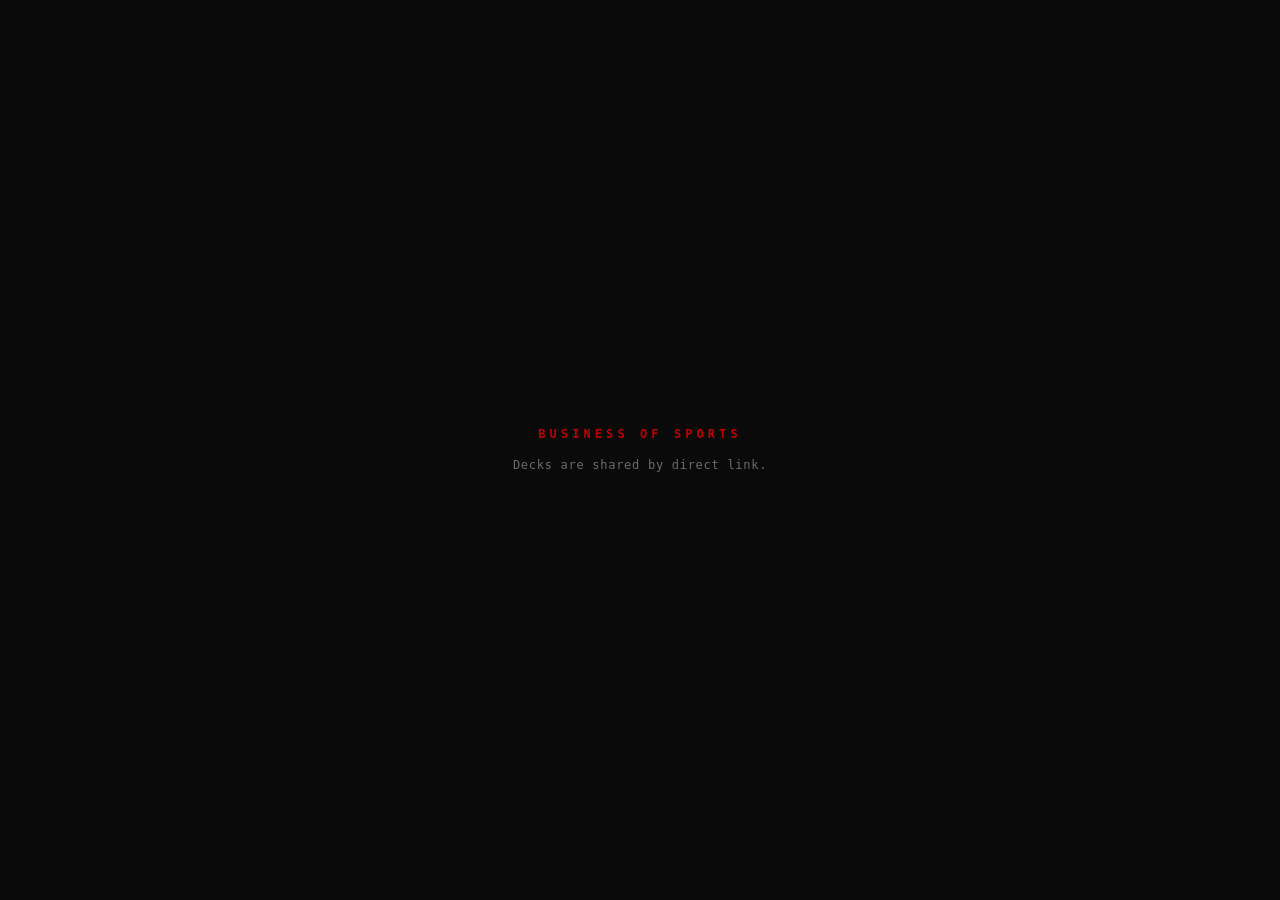
<file: index.html>
<!DOCTYPE html>
<html lang="en">
<head>
<meta charset="utf-8" />
<meta name="viewport" content="width=device-width, initial-scale=1" />
<meta name="robots" content="noindex, nofollow" />
<title>Business of Sports</title>
<style>
  html,body{height:100%;margin:0;background:#0A0A0A;color:#F4F1EC;
    font:500 14px/1.6 ui-monospace,SFMono-Regular,Menlo,monospace;
    display:grid;place-items:center;text-align:center}
  .w{letter-spacing:.34em;text-transform:uppercase;font-size:12px;color:#BE0000;font-weight:700}
  p{margin:.9rem 0 0;color:#6B6B6B;font-size:12px;letter-spacing:.06em}
</style>
</head>
<body>
  <div>
    <div class="w">Business of Sports</div>
    <p>Decks are shared by direct link.</p>
  </div>
</body>
</html>
</file>
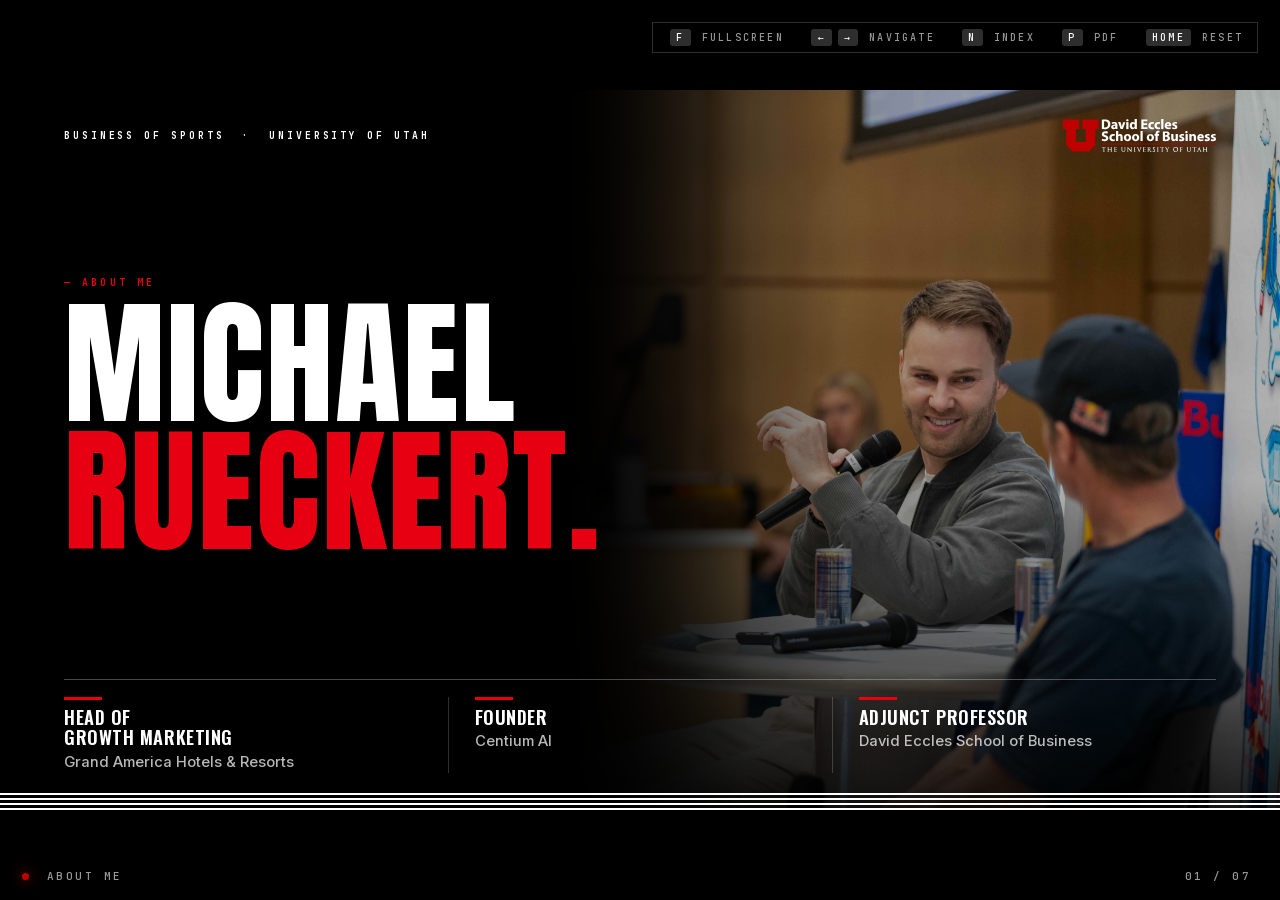
<file: about-me/index.html>
<!DOCTYPE html>
<html lang="en">
<head>
<meta charset="UTF-8" />
<meta name="viewport" content="width=device-width, initial-scale=1.0" />
<meta name="robots" content="noindex, nofollow" />
<title>About Me — Michael Rueckert — Business of Sports — David Eccles School of Business</title>
<link rel="icon" type="image/svg+xml" href="../_brand/utah/logos/desb-vertical-black.svg" />

<!-- Engine (versioned, brand-agnostic) then brand tokens. Order matters. -->
<link rel="stylesheet" href="../_engine/deck.v1.css?r=5" />
<link rel="stylesheet" href="../_brand/utah/brand.css" />

<style>
  /* ============================================================
     DECK — ABOUT ME · MICHAEL RUECKERT
     Lecture opener for a University of Utah class.

     Slide-specific layout only. All colour/type resolves from
     _brand/brand.css; all chrome from _engine/deck.v1.css.

     Deck-local assets live beside this file:
       img/      photography (resized, self-hosted)
       badges/   Snowbasin-era award laurels

     Convention: one .s-* block per slide, in slide order.
     NB: never set `position: relative` on a .s-* root — the engine's
     `.stage > .slide` supplies absolute positioning and overriding it
     drops the deck into normal flow.
     ============================================================ */

  /* ============================================================
     01 — COVER
     ============================================================ */
  .s-cover { background: #000; display: grid; grid-template-rows: auto 1fr auto auto; overflow: hidden; }

  /* Portrait bleeds from the right and dissolves into the black field
     rather than sitting in a box: the mask does the fade so the photo
     needs no matching edge, and the scrim keeps the type side dark
     enough for Anton at full weight. */
  .s-cover .photo {
    position: absolute; top: 0; right: 0; bottom: 0; width: 56%; z-index: 0;
    background-image:
      linear-gradient(90deg, rgba(0,0,0,0.96) 0%, rgba(0,0,0,0.30) 40%, rgba(0,0,0,0.12) 100%),
      linear-gradient(0deg, rgba(0,0,0,0.86) 0%, rgba(0,0,0,0.10) 46%),
      url('img/portrait-michael.jpg');
    background-size: cover; background-position: 42% 40%;
    -webkit-mask-image: linear-gradient(90deg, transparent 0%, #000 26%);
            mask-image: linear-gradient(90deg, transparent 0%, #000 26%);
    opacity: 0;
  }
  .s-cover.active .photo { animation: coverIn 5s .1s ease-out forwards; }
  @keyframes coverIn { from { opacity: 0; transform: scale(1.07); } to { opacity: 1; transform: scale(1); } }
  @media print { .s-cover .photo { opacity: 1 !important; transform: none !important; animation: none !important; } }

  .s-cover .topbar, .s-cover .midbar, .s-cover .roles, .s-cover .utah-stripe { position: relative; z-index: 2; }
  .s-cover .topbar {
    display: flex; justify-content: space-between; align-items: center;
    padding: 4cqh 5cqw 0; color: var(--paper);
  }
  .s-cover .midbar { display: grid; align-content: center; padding: 0 5cqw; gap: 1.6cqh; }
  .s-cover .eyebrow {
    font-family: var(--f-mono); font-weight: 700; font-size: 1.35cqh;
    letter-spacing: 0.32em; text-transform: uppercase; color: var(--utah-red-bright);
  }
  .s-cover h1 {
    font-family: var(--f-display); font-weight: 400; font-size: 10.6cqw;
    line-height: 0.94; letter-spacing: 0.015em; text-transform: uppercase; color: var(--paper);
  }
  .s-cover h1 .red { color: var(--utah-red-bright); }

  /* three roles, divided by hairlines — one column each, no boxes */
  .s-cover .roles {
    display: grid; grid-template-columns: repeat(3, 1fr);
    gap: 0; margin: 0 5cqw; padding: 2.4cqh 0 2.8cqh;
    border-top: 1px solid rgba(255,255,255,0.28);
  }
  .s-cover .role { padding: 0 2.0cqw; border-left: 1px solid rgba(255,255,255,0.18); }
  .s-cover .role:first-child { padding-left: 0; border-left: 0; }
  .s-cover .role .k {
    display: block; font-family: var(--f-condensed); font-weight: 600; font-size: 2.55cqh;
    line-height: 1.1; letter-spacing: 0.03em; text-transform: uppercase; color: var(--paper);
  }
  .s-cover .role .k::before {
    content: ""; display: block; width: 3.0cqw; height: 3px;
    background: var(--utah-red-bright); margin-bottom: 1.0cqh;
  }
  .s-cover .role .v {
    display: block; margin-top: 0.7cqh;
    font-family: var(--f-body); font-weight: 500; font-size: 2.05cqh; line-height: 1.35;
    color: rgba(255,255,255,0.72);
  }

  /* ============================================================
     02 — THE PATH
     ============================================================ */
  .s-path { background: var(--paper); color: var(--ink); display: grid;
            grid-template-rows: auto auto auto 1fr auto; padding: 3.4cqh 4.5cqw; }
  .s-path .topbar {
    display: flex; justify-content: space-between; align-items: center;
    padding-bottom: 1.3cqh; border-bottom: 2px solid var(--ink);
  }
  .s-path .topbar .crumb { color: var(--utah-red); }
  .s-path h2 {
    font-family: var(--f-display); font-weight: 400; font-size: 5.2cqw;
    line-height: 1.0; letter-spacing: 0.015em; text-transform: uppercase;
    color: var(--ink); margin: 1.2cqh 0 0.6cqh;
  }
  .s-path h2 .red { color: var(--utah-red); }

  .s-path .lede {
    font-family: var(--f-body); font-weight: 500; font-size: 2.4cqh; line-height: 1.4;
    color: var(--steel); max-width: 62cqw; margin-bottom: 0.4cqh;
  }
  .s-path .lede b { color: var(--ink); font-weight: 700; }

  .s-path .rail { display: grid; grid-template-columns: repeat(6, 1fr); align-content: center; }
  .s-path .node { display: grid; align-content: start; justify-items: center; text-align: center; }

  /* fixed-height mark well keeps the drum-and-feather and the typographic
     wordmarks on one optical baseline */
  .s-path .mark { height: 11.0cqh; display: grid; align-items: end; justify-items: center; }
  .s-path .mark img { height: 8.2cqh; width: auto; max-width: 12.4cqw; object-fit: contain; display: block; }
  /* A white-on-transparent source (Grand America) has to be knocked to black
     for the light slide; brightness(0) keeps the alpha and drops the fill. */
  .s-path .mark img.knock { filter: brightness(0); }
  .s-path .mark img.tall  { height: 9.6cqh; }
  .s-path .mark img.wide  { height: 5.4cqh; }
  .s-path .wordmark {
    font-family: var(--f-display); font-weight: 400; font-size: 3.5cqh;
    line-height: 0.98; letter-spacing: 0.02em; text-transform: uppercase; color: var(--ink);
  }
  .s-path .wordmark em {
    display: block; font-style: normal; font-family: var(--f-condensed); font-weight: 500;
    font-size: 1.7cqh; letter-spacing: 0.22em; color: var(--steel);
  }

  /* The rail is drawn per-column BEHIND each dot rather than as one absolute
     bar: the columns are adjacent, so the segments join into a continuous
     line that cannot drift away from the dots when the row height changes.
     First and last are half-segments so the line starts and stops on a node. */
  .s-path .dotwrap {
    position: relative; width: 100%; height: 4.2cqh; margin-top: 2.2cqh;
    display: grid; place-items: center;
  }
  .s-path .dotwrap::before {
    content: ""; position: absolute; left: 0; right: 0; top: 50%; height: 2px;
    background: var(--utah-red); transform: translateY(-1px);
  }
  .s-path .node:first-child .dotwrap::before {
    left: 50%; background: linear-gradient(90deg, rgba(190,0,0,0.2), var(--utah-red));
  }
  .s-path .node:last-child .dotwrap::before { right: 50%; }
  .s-path .dot {
    position: relative; z-index: 1;
    width: 1.5cqh; height: 1.5cqh; border-radius: 50%;
    background: var(--utah-red); box-shadow: 0 0 0 0.6cqh var(--paper);
  }
  .s-path .node.now .dot { background: var(--ink); box-shadow: 0 0 0 0.6cqh var(--paper), 0 0 0 0.9cqh var(--utah-red); }
  .s-path .yr {
    font-family: var(--f-mono); font-weight: 700; font-size: 1.35cqh;
    letter-spacing: 0.18em; color: var(--utah-red); margin-top: 1.7cqh; padding: 0 0.8cqw;
  }
  .s-path .node.now .yr { color: var(--ink); }
  .s-path .org {
    font-family: var(--f-condensed); font-weight: 600; font-size: 2.2cqh;
    line-height: 1.12; letter-spacing: 0.03em; text-transform: uppercase;
    color: var(--ink); margin-top: 0.7cqh; padding: 0 0.8cqw;
  }
  .s-path .sub {
    font-family: var(--f-body); font-weight: 500; font-size: 1.78cqh; line-height: 1.32;
    color: var(--steel); margin-top: 0.5cqh; padding: 0 0.15cqw;
  }
  .s-path .foot {
    display: flex; justify-content: space-between; align-items: end;
    padding-top: 1.3cqh; border-top: 1px solid rgba(0,0,0,0.18); color: var(--ink); font-weight: 500;
  }
  .s-path .foot .strong { font-weight: 700; }

  /* ============================================================
     03 — UTAH ATHLETICS
     ============================================================ */
  .s-utah { background: #000; display: grid; grid-template-rows: auto 43cqh 1fr auto; overflow: hidden; }
  .s-utah .topbar {
    display: flex; justify-content: space-between; align-items: center;
    padding: 3.4cqh 4.5cqw 2.2cqh; color: var(--paper);
  }
  /* three full houses, side by side — the argument is the room, not the copy */
  .s-utah .band { display: grid; grid-template-columns: 1.15fr 1fr 1fr; gap: 0.45cqw; }
  .s-utah .band .ph { background-size: cover; background-position: center 46%; filter: contrast(1.06) saturate(1.02); }
  .s-utah .band .ph.a { background-image: linear-gradient(180deg, rgba(0,0,0,0.28), rgba(0,0,0,0.42)), url('img/rice-eccles-sellout.jpg'); }
  .s-utah .band .ph.b { background-image: linear-gradient(180deg, rgba(0,0,0,0.28), rgba(0,0,0,0.42)), url('img/muss-byu.jpg'); background-position: center 38%; }
  .s-utah .band .ph.c { background-image: linear-gradient(180deg, rgba(0,0,0,0.28), rgba(0,0,0,0.42)), url('img/gymnastics-huntsman.jpg'); background-position: center 52%; }

  .s-utah .body { display: grid; grid-template-columns: 0.92fr 1.08fr; gap: 3.4cqw;
                  padding: 3.0cqh 4.5cqw 0; align-items: start; }
  .s-utah .eyebrow {
    font-family: var(--f-mono); font-weight: 700; font-size: 1.25cqh;
    letter-spacing: 0.3em; text-transform: uppercase; color: var(--utah-red-bright);
  }
  .s-utah h2 {
    font-family: var(--f-display); font-weight: 400; font-size: 4.4cqw;
    line-height: 1.0; letter-spacing: 0.015em; text-transform: uppercase;
    color: var(--paper); margin: 1.0cqh 0 1.4cqh;
  }
  .s-utah h2 .red { color: var(--utah-red-bright); }
  .s-utah .lede {
    font-family: var(--f-body); font-weight: 500; font-size: 2.3cqh; line-height: 1.4;
    color: rgba(255,255,255,0.86);
  }
  .s-utah .lede b { color: var(--paper); font-weight: 700; }

  .s-utah .groups { display: grid; gap: 2.2cqh; }
  .s-utah .grp .h {
    font-family: var(--f-mono); font-weight: 700; font-size: 1.15cqh;
    letter-spacing: 0.24em; text-transform: uppercase; color: var(--paper);
    padding-bottom: 0.7cqh; margin-bottom: 1.3cqh;
    border-bottom: 1px solid rgba(255,255,255,0.32);
  }
  .s-utah .stats { display: grid; grid-template-columns: repeat(3, 1fr); gap: 1.8cqw; }
  .s-utah .st .n {
    display: block; font-family: var(--f-display); font-weight: 400; font-size: 5.4cqh;
    line-height: 0.92; letter-spacing: 0.005em; color: var(--utah-red-bright);
  }
  .s-utah .st .l {
    display: block; margin-top: 0.7cqh;
    font-family: var(--f-body); font-weight: 500; font-size: 2.0cqh; line-height: 1.28;
    color: rgba(255,255,255,0.82);
  }
  .s-utah .st .l b { color: var(--paper); font-weight: 700; }
  .s-utah ul.dash { list-style: none; display: grid; gap: 0.9cqh; }
  .s-utah ul.dash li {
    font-family: var(--f-body); font-weight: 500; font-size: 2.1cqh; line-height: 1.34;
    color: rgba(255,255,255,0.88); padding-left: 1.4cqw; position: relative;
  }
  .s-utah ul.dash li::before {
    content: ""; position: absolute; left: 0; top: calc(0.66em - 1px);
    width: 0.75cqw; height: 2px; background: var(--utah-red-bright);
  }
  .s-utah ul.dash li b { color: var(--paper); font-weight: 700; }
  .s-utah .foot {
    display: flex; justify-content: space-between; align-items: end;
    margin: 0 4.5cqw; padding: 2.0cqh 0 3.0cqh;
    border-top: 1px solid rgba(255,255,255,0.2); color: var(--paper);
  }
  .s-utah .foot .strong { font-weight: 700; }

  /* ============================================================
     04 — SNOWBASIN
     ============================================================ */
  .s-basin { background: #000; display: grid; grid-template-rows: auto 1fr auto; overflow: hidden; }
  /* Landscape hero: full bleed across the top, with the scrim weighted left
     so the display type keeps its contrast against bright snow. */
  .s-basin .photo {
    position: absolute; top: 0; left: 0; right: 0; height: 76cqh; z-index: 0;
    background-image:
      linear-gradient(180deg, rgba(0,0,0,0.55) 0%, rgba(0,0,0,0.22) 30%, rgba(0,0,0,0.94) 100%),
      linear-gradient(90deg, rgba(0,0,0,0.82) 0%, rgba(0,0,0,0.40) 42%, rgba(0,0,0,0.05) 78%),
      url('img/snowbasin-hero.jpg');
    background-size: cover; background-position: center 38%;
  }
  .s-basin .topbar, .s-basin .midbar, .s-basin .laurels { position: relative; z-index: 2; }
  .s-basin .topbar {
    display: flex; justify-content: space-between; align-items: center;
    padding: 3.6cqh 4.5cqw 0; color: var(--paper);
  }
  .s-basin .midbar { display: grid; align-content: center; padding: 0 4.5cqw; gap: 1.4cqh; }
  .s-basin .eyebrow {
    font-family: var(--f-mono); font-weight: 700; font-size: 1.3cqh;
    letter-spacing: 0.3em; text-transform: uppercase; color: var(--utah-red-bright);
  }
  .s-basin h2 {
    font-family: var(--f-display); font-weight: 400; font-size: 7.2cqw;
    line-height: 0.98; letter-spacing: 0.015em; text-transform: uppercase; color: var(--paper);
  }
  .s-basin h2 .red { color: var(--utah-red-bright); }
  .s-basin .stats {
    display: grid; grid-template-columns: repeat(4, 1fr); gap: 2.2cqw;
    margin-top: 2.0cqh; padding-top: 2.2cqh; border-top: 1px solid rgba(255,255,255,0.3);
  }
  .s-basin .st .n {
    display: block; font-family: var(--f-display); font-weight: 400; font-size: 6.6cqh;
    line-height: 0.92; letter-spacing: 0.005em; color: var(--paper);
  }
  .s-basin .st .l {
    display: block; margin-top: 0.8cqh;
    font-family: var(--f-body); font-weight: 500; font-size: 2.0cqh; line-height: 1.28;
    color: rgba(255,255,255,0.78);
  }
  .s-basin .st .l b { color: var(--paper); font-weight: 700; }

  /* poster laurels — black artwork, so the strip flips to bone */
  .s-basin .laurels {
    background: var(--bone); color: var(--ink);
    padding: 1.6cqh 3.0cqw 1.8cqh; display: grid; gap: 1.0cqh; justify-items: center;
  }
  .s-basin .laurels .h {
    font-family: var(--f-mono); font-weight: 700; font-size: 1.05cqh;
    letter-spacing: 0.3em; text-transform: uppercase; color: var(--utah-red);
  }
  .s-basin .row { display: flex; align-items: center; justify-content: center; gap: 0.35cqw; width: 100%; }
  .s-basin .row img { height: 13.0cqh; width: auto; display: block; }

  /* ============================================================
     05 — CENTIUM
     Left pane carries the story and the press; right pane carries the
     proof — who buys it. Both halves of that proof are on one slide on
     purpose: the photography says what the customers make, the logo wall
     says how many there are.
     ============================================================ */
  .s-centium { display: grid; grid-template-columns: minmax(0, 0.80fr) minmax(0, 1.20fr); overflow: hidden; }
  .s-centium .left {
    background: #000; color: var(--paper);
    padding: 3.6cqh 2.8cqw; display: grid; grid-template-rows: auto 1fr auto; gap: 1.6cqh;
  }
  .s-centium .left .eyebrow {
    font-family: var(--f-mono); font-weight: 700; font-size: 1.25cqh;
    letter-spacing: 0.28em; text-transform: uppercase; color: var(--utah-red-bright);
  }
  .s-centium h2 {
    font-family: var(--f-display); font-weight: 400; font-size: 7.4cqh;
    line-height: 0.98; letter-spacing: 0.015em; text-transform: uppercase; color: var(--paper);
    margin-top: 0.9cqh;
  }
  .s-centium h2 .red { color: var(--utah-red-bright); }
  .s-centium .mid { display: grid; align-content: center; gap: 2.6cqh; }
  .s-centium .lede {
    font-family: var(--f-body); font-weight: 500; font-size: 2.15cqh; line-height: 1.42;
    color: rgba(255,255,255,0.86);
  }
  .s-centium .lede b { color: var(--paper); font-weight: 700; }

  /* PRESS STRIP
     Every mark here ships as black-on-transparent. brightness(0) flattens
     any stray colour to black, then invert(1) lifts it to white — alpha
     survives both, so the marks sit on the black pane with no plate. */
  .s-centium .press .k {
    font-family: var(--f-mono); font-weight: 700; font-size: 1.05cqh;
    letter-spacing: 0.26em; text-transform: uppercase; color: var(--utah-red-bright);
    padding-bottom: 1.0cqh; margin-bottom: 1.6cqh;
    border-bottom: 1px solid rgba(255,255,255,0.28);
  }
  .s-centium .press .row { display: grid; grid-template-columns: repeat(4, 1fr); gap: 2.0cqh 1.4cqw; }
  .s-centium .press .fx { display: flex; align-items: center; justify-content: center; height: 4.6cqh; }
  .s-centium .press .fx img {
    max-width: 100%; max-height: 4.6cqh; width: auto; height: auto;
    filter: brightness(0) invert(1); opacity: 0.92;
  }
  .s-centium .left .foot {
    font-family: var(--f-mono); font-weight: 600; font-size: 1.05cqh;
    letter-spacing: 0.2em; text-transform: uppercase; color: rgba(255,255,255,0.58);
    padding-top: 1.4cqh; border-top: 1px solid rgba(255,255,255,0.22);
  }
  .s-centium .left .foot .strong { color: var(--paper); font-weight: 700; }

  .s-centium .right {
    background: var(--paper); color: var(--ink);
    padding: 3.6cqh 2.8cqw; display: grid; grid-template-rows: auto auto 1fr; gap: 2.0cqh;
  }
  .s-centium .right .h {
    font-family: var(--f-mono); font-weight: 700; font-size: 1.15cqh;
    letter-spacing: 0.22em; text-transform: uppercase; color: var(--utah-red);
    padding-bottom: 0.9cqh; border-bottom: 2px solid var(--ink);
  }
  .s-centium .shots { display: grid; grid-template-columns: repeat(3, 1fr); gap: 0.7cqw; }
  .s-centium .shots .sh {
    aspect-ratio: 3 / 2; background-size: cover; background-position: center;
    filter: contrast(1.03);
  }

  .s-centium .wall {
    display: flex; flex-wrap: wrap; justify-content: center;
    gap: 2.4cqh 1.3cqw; align-self: center;
  }
  /* fixed 5-up track, but flex-wrap means a short final row centres */
  .s-centium .lg {
    flex: 0 0 calc((100% - 4 * 1.3cqw) / 5);
    display: flex; align-items: center; justify-content: center; height: 5.8cqh;
  }
  /* max-height in cqh (an ABSOLUTE length here), not a percentage: several of
     these SVGs ship no viewBox, so a percentage has nothing to resolve against
     and the mark renders at the 300x150 fallback, straddling its neighbours. */
  /* Each mark carries its own max-height, computed from its aspect ratio so
     every logo occupies roughly the same optical AREA. A single shared
     max-height makes square marks (SCOTT, MSR) tower over wordmarks
     (SALOMON, ROSSIGNOL) even though both technically "fit". */
  .s-centium .lg img {
    max-width: 100%; width: auto; height: auto;
    filter: brightness(0); opacity: 0.86;
  }
  .s-centium .lg .wm {
    font-family: var(--f-condensed); font-weight: 700; font-size: 2.15cqh;
    letter-spacing: 0.04em; text-transform: uppercase; color: var(--ink);
    opacity: 0.86; line-height: 1; text-align: center;
  }

  /* ============================================================
     06 — GO NORTH  (closer)
     The billboard is the campaign; the film is the campaign running.
     NETWORK NOTE: this is the ONLY slide in the deck that reaches the
     network — the Drive player is an iframe. Everything behind it is
     local, so on dead venue wifi the slide still reads as a full-bleed
     billboard with the headline; only the player goes blank.
     ============================================================ */
  .s-north { background: #000; display: grid; grid-template-rows: auto 1fr auto; overflow: hidden; }
  .s-north .photo {
    position: absolute; inset: 0; z-index: 0;
    background-image:
      linear-gradient(180deg, rgba(0,0,0,0.24) 0%, rgba(0,0,0,0.02) 26%, rgba(0,0,0,0.58) 100%),
      linear-gradient(90deg, rgba(0,0,0,0.92) 0%, rgba(0,0,0,0.58) 26%, rgba(0,0,0,0.00) 52%),
      url('img/snowbasin-billboard.jpg');
    background-size: cover; background-position: center 40%;
    opacity: 0;
  }
  .s-north.active .photo { animation: northIn 5s .1s ease-out forwards; }
  @keyframes northIn { from { opacity: 0; transform: scale(1.06); } to { opacity: 1; transform: scale(1); } }
  @media print { .s-north .photo { opacity: 1 !important; transform: none !important; animation: none !important; } }

  .s-north .topbar, .s-north .body, .s-north .foot { position: relative; z-index: 2; }
  .s-north .topbar {
    display: flex; justify-content: space-between; align-items: center;
    padding: 3.6cqh 4.5cqw 0; color: var(--paper);
  }
  .s-north .body {
    display: grid; grid-template-columns: minmax(0, 1fr) minmax(0, 0.88fr); gap: 3.0cqw;
    align-items: center; padding: 0 4.5cqw;
  }
  .s-north .eyebrow {
    font-family: var(--f-mono); font-weight: 700; font-size: 1.3cqh;
    letter-spacing: 0.3em; text-transform: uppercase; color: var(--utah-red-bright);
  }
  .s-north h2 {
    font-family: var(--f-display); font-weight: 400; font-size: 12.4cqh;
    line-height: 0.96; letter-spacing: 0.015em; text-transform: uppercase;
    color: var(--paper); margin: 1.2cqh 0 1.8cqh;
  }
  .s-north h2 .red { color: var(--utah-red-bright); }
  .s-north .lede {
    font-family: var(--f-body); font-weight: 500; font-size: 2.15cqh; line-height: 1.42;
    color: rgba(255,255,255,0.86);
  }
  .s-north .lede b { color: var(--paper); font-weight: 700; }
  .s-north .brand { margin-top: 2.4cqh; }
  .s-north .brand img { height: 5.6cqh; width: auto; display: block; }

  /* 16:9 player well. The iframe is absolutely positioned inside a padded
     box so it keeps ratio at any stage size — an iframe has no intrinsic
     aspect ratio to honour. */
  .s-north .player {
    position: relative; width: 100%; aspect-ratio: 16 / 9;
    background: #0A0A0A; border: 1px solid rgba(255,255,255,0.28);
    box-shadow: 0 24px 70px rgba(0,0,0,0.6);
  }
  .s-north .player iframe {
    position: absolute; inset: 0; width: 100%; height: 100%; border: 0; display: block;
  }
  /* Sits UNDER the iframe: visible only if the embed never paints. */
  .s-north .player .fallback {
    position: absolute; inset: 0; z-index: 0;
    display: grid; place-content: center; gap: 0.8cqh; text-align: center;
    font-family: var(--f-mono); font-weight: 700; font-size: 1.15cqh;
    letter-spacing: 0.24em; text-transform: uppercase; color: rgba(255,255,255,0.45);
  }
  .s-north .player iframe { position: absolute; z-index: 1; }
  @media print { .s-north .player iframe { display: none; } }

  .s-north .foot {
    display: flex; justify-content: space-between; align-items: end;
    margin: 0 4.5cqw; padding: 2.2cqh 0 3.2cqh;
    border-top: 1px solid rgba(255,255,255,0.2); color: var(--paper);
  }
  .s-north .foot .strong { font-weight: 700; }

  /* ============================================================
     03 — HOW I BROKE IN  (the cover letter)
     The letter is set as type, not screenshotted: at stage scale a
     scanned page turns to mush, and the room only needs to READ one
     sentence — which is pulled out at full size on the left. The page
     itself is deliberately at document scale, so it reads as an artifact.
     ============================================================ */
  .s-break { display: grid; grid-template-columns: minmax(0, 0.88fr) minmax(0, 1.12fr); overflow: hidden; }
  .s-break .left {
    background: #000; color: var(--paper);
    padding: 3.8cqh 3.0cqw; display: grid; grid-template-rows: auto auto 1fr auto; gap: 1.8cqh;
  }
  /* him on the field at Rice-Eccles, the year the letter was written */
  .s-break .shot {
    height: 23cqh; background-size: cover; background-position: center 72%;
    background-image:
      linear-gradient(180deg, rgba(0,0,0,0.12) 0%, rgba(0,0,0,0.30) 100%),
      url('img/michael-rice-eccles.jpg');
    border-left: 3px solid var(--utah-red-bright);
  }
  .s-break .eyebrow {
    font-family: var(--f-mono); font-weight: 700; font-size: 1.25cqh;
    letter-spacing: 0.28em; text-transform: uppercase; color: var(--utah-red-bright);
  }
  .s-break h2 {
    font-family: var(--f-display); font-weight: 400; font-size: 6.2cqh;
    line-height: 0.98; letter-spacing: 0.015em; text-transform: uppercase;
    color: var(--paper); margin-top: 1.0cqh;
  }
  .s-break h2 .red { color: var(--utah-red-bright); }
  .s-break .mid { display: grid; align-content: center; gap: 2.0cqh; }
  .s-break .pull {
    font-family: var(--f-display); font-weight: 400; font-size: 7.5cqh;
    line-height: 0.98; letter-spacing: 0.015em; text-transform: uppercase;
    color: var(--paper);
  }
  .s-break .sub {
    font-family: var(--f-body); font-weight: 500; font-size: 2.15cqh; line-height: 1.42;
    color: rgba(255,255,255,0.86);
  }
  .s-break .sub b { color: var(--paper); font-weight: 700; }
  .s-break .left .foot {
    font-family: var(--f-mono); font-weight: 600; font-size: 1.05cqh;
    letter-spacing: 0.2em; text-transform: uppercase; color: rgba(255,255,255,0.58);
    padding-top: 1.4cqh; border-top: 1px solid rgba(255,255,255,0.22);
  }
  .s-break .left .foot .strong { color: var(--paper); font-weight: 700; }

  /* the page */
  .s-break .right {
    background: var(--bone); display: grid; place-items: center; padding: 4.2cqh 3.4cqw;
  }
  .s-break .letter {
    background: var(--paper); color: #111; width: 100%; height: 100%;
    padding: 3.4cqh 3.0cqw; box-shadow: 0 18px 46px rgba(0,0,0,0.22);
    display: grid; align-content: center; gap: 1.25cqh;
    font-family: var(--f-body);
  }
  .s-break .letter .name {
    text-align: center; font-weight: 700; font-size: 2.4cqh; letter-spacing: 0.01em;
    padding-bottom: 0.8cqh; border-bottom: 1.5px solid #111; margin-bottom: 0.6cqh;
  }
  .s-break .letter p { font-size: 1.66cqh; line-height: 1.46; font-weight: 400; }
  .s-break .letter .addr { color: #333; }
  /* the sentence the room is here for */
  .s-break .letter mark {
    background: rgba(230,0,18,0.13); color: #111; font-weight: 700;
    box-shadow: inset 0 -0.32em 0 rgba(230,0,18,0.20);
    padding: 0 0.15em;
  }

</style>
</head>
<body>

<div class="deck-shell">
  <div class="stage" id="stage">

    <!-- ============================================================
         01 — COVER
         ============================================================ -->
    <section class="slide s-cover" data-section="ABOUT ME">
      <div class="photo"></div>

      <div class="topbar">
        <span class="meta label-mono"><span class="pip"></span>BUSINESS OF SPORTS &nbsp;·&nbsp; UNIVERSITY OF UTAH</span>
        <div class="eccles-mark lg"><img src="../_brand/utah/logos/desb-horizontal-white.svg" alt="David Eccles School of Business" /></div>
      </div>

      <div class="midbar">
        <div class="eyebrow" data-anim="reveal">— ABOUT ME</div>
        <h1 data-anim="reveal-2">MICHAEL<br/><span class="red">RUECKERT.</span></h1>
      </div>

      <div class="roles">
        <div class="role" data-anim="rise-3">
          <span class="k">Head of<br/>Growth Marketing</span>
          <span class="v">Grand America Hotels &amp; Resorts</span>
        </div>
        <div class="role" data-anim="rise-4">
          <span class="k">Founder</span>
          <span class="v">Centium AI</span>
        </div>
        <div class="role" data-anim="rise-5">
          <span class="k">Adjunct Professor</span>
          <span class="v">David Eccles School of Business</span>
        </div>
      </div>

      <span class="utah-stripe thin white"></span>
    </section>

    <!-- ============================================================
         02 — THE PATH
         ============================================================ -->
    <section class="slide s-path" data-section="THE PATH">
      <div class="topbar">
        <span class="crumb label-mono">2013 &nbsp;→&nbsp; PRESENT &nbsp;·&nbsp; COLLEGE SPORTS · RESORT · HOSPITALITY · AI</span>
        <div class="eccles-mark md"><img src="../_brand/utah/logos/desb-horizontal-black.svg" alt="DESB" /></div>
      </div>

      <h2 data-anim="reveal">THE <span class="red">PATH.</span></h2>
      <p class="lede" data-anim="rise-2">Twelve years in one market — <b>college athletics, a destination resort, luxury hospitality, and now AI</b> — selling the same thing every time: a reason to show up.</p>

      <div class="rail">
        <div class="node" data-anim="rise-2">
          <div class="mark"><img src="../_brand/utah/logos/utah-utes.svg" alt="University of Utah" /></div>
          <div class="dotwrap"><span class="dot"></span></div>
          <div class="yr">2014</div>
          <div class="org">University of Utah</div>
          <div class="sub">President of The MUSS<br/>Marketing &amp; Fan Experience Intern</div>
        </div>

        <div class="node" data-anim="rise-3">
          <div class="mark"><img src="logos/salt-lake-bees.png" alt="Salt Lake Bees" /></div>
          <div class="dotwrap"><span class="dot"></span></div>
          <div class="yr">2013</div>
          <div class="org">Salt Lake Bees</div>
          <div class="sub">Game Operations Intern</div>
        </div>

        <div class="node" data-anim="rise-4">
          <div class="mark"><img src="../_brand/utah/logos/utah-utes.svg" alt="Utah Athletics" /></div>
          <div class="dotwrap"><span class="dot"></span></div>
          <div class="yr">2013 – 2019</div>
          <div class="org">Utah Athletics</div>
          <div class="sub">12 teams · 6 years</div>
        </div>

        <div class="node" data-anim="rise-4">
          <div class="mark"><img class="wide" src="logos/snowbasin.svg" alt="Snowbasin Resort" /></div>
          <div class="dotwrap"><span class="dot"></span></div>
          <div class="yr">2019 – 2024</div>
          <div class="org">Snowbasin Resort</div>
          <div class="sub">Head of Marketing</div>
        </div>

        <div class="node now" data-anim="rise-5">
          <div class="mark"><img class="knock wide" src="logos/grand-america-white.png" alt="Grand America Hotels &amp; Resorts" /></div>
          <div class="dotwrap"><span class="dot"></span></div>
          <div class="yr">2024 – PRESENT</div>
          <div class="org">Grand America</div>
          <div class="sub">Head of Growth Marketing</div>
        </div>

        <div class="node now" data-anim="rise-6">
          <div class="mark"><img class="wide" src="logos/centium.svg" alt="Centium" /></div>
          <div class="dotwrap"><span class="dot"></span></div>
          <div class="yr">2025 – PRESENT</div>
          <div class="org">Centium</div>
          <div class="sub">Founder</div>
        </div>
      </div>

      <div class="foot">
        <span class="label-mono-sm">ONE MARKET &nbsp;·&nbsp; <span class="strong">EVERY SEAT OF THE SPORTS BUSINESS</span></span>
        <span class="label-mono-sm">SALT LAKE CITY, UTAH</span>
      </div>
    </section>

    <!-- ============================================================
         03 — HOW I BROKE IN
         ============================================================ -->
    <section class="slide s-break" data-section="HOW I BROKE IN · 2013">
      <div class="left">
        <div>
          <div class="eyebrow" data-anim="reveal">— JULY 2013</div>
          <h2 data-anim="reveal-2">HOW I BROKE<br/>INTO THE<br/><span class="red">SPORTS INDUSTRY.</span></h2>
        </div>

        <div class="shot" data-anim="fade-2"></div>

        <div class="mid">
          <div class="pull" data-anim="rise-3">I offered to<br/>work for free.</div>
          <p class="sub" data-anim="rise-4">Seventeen and a half credits short of a degree, with no title and no leverage — <b>so I removed the only real objection they had.</b></p>
        </div>

        <div class="foot" data-anim="fade-3">OLYMPIC SPORTS MARKETING COORDINATOR &nbsp;·&nbsp; <span class="strong">UTAH ATHLETICS</span></div>
      </div>

      <div class="right">
        <div class="letter" data-anim="rise-2">
          <div class="name">Michael Rueckert</div>
          <p class="addr">July 15, 2013</p>
          <p class="addr">University of Utah<br/>Athletics Department<br/>1825 E. South Campus Dr.<br/>Salt Lake City, UT 84112-0900</p>
          <p>Dear Mrs. White,</p>
          <p>The purpose of this letter is to express my interest in the Olympic Sports Marketing Coordinator position through University of Utah Athletics.</p>
          <p>Although I&rsquo;m still 17.5 credits away from receiving my Bachelor&rsquo;s Degree, I believe that I&rsquo;m a very competitive candidate due to my years of experience within University of Utah Athletics thorough Marketing and The MUSS, as well as directly related experience working with the Salt Lake Bees.</p>
          <p>This position fits perfectly within my background and skills, allowing me to take Utah Baseball and other Olympic Sports to the next level. I already have established relationships within the Athletics Department and University of Utah that would allow a seamless transition into the position.</p>
          <p>Due to the fact that I have not yet received my Bachelor&rsquo;s Degree, <mark>I am willing to do the job without pay until I am graduated</mark> as a full time intern or undergraduate assistant. Upon graduation in May, I would then fully step into the position.</p>
          <p>Thank you for your time and consideration. I look forward to hearing from you.</p>
          <p>Sincerely,</p>
          <p>Michael Rueckert</p>
        </div>
      </div>
    </section>

    <!-- ============================================================
         04 — UTAH ATHLETICS
         ============================================================ -->
    <section class="slide s-utah" data-section="UTAH ATHLETICS · 2013–2019">
      <div class="topbar">
        <span class="meta label-mono"><span class="pip"></span>UTAH ATHLETICS &nbsp;·&nbsp; 2013 – 2019</span>
        <div class="eccles-mark md"><img src="../_brand/utah/logos/utah-utes.svg" alt="Utah Utes" style="height:4.4cqh" /></div>
      </div>

      <div class="band">
        <div class="ph a" data-anim="fade"></div>
        <div class="ph b" data-anim="fade-2"></div>
        <div class="ph c" data-anim="fade-3"></div>
      </div>

      <div class="body">
        <div>
          <div class="eyebrow" data-anim="reveal">— WHERE IT BEGAN</div>
          <h2 data-anim="reveal-2">SPORTS MARKETING<br/><span class="red">CAREER BEGINS.</span></h2>
          <p class="lede" data-anim="rise-3">Led marketing for <b>12 teams</b> in six years — the full portfolio, from a sold-out football stadium to a record-setting gymnastics arena.</p>
        </div>

        <div class="groups">
          <div class="grp" data-anim="rise-3">
            <div class="h">Utah Football</div>
            <div class="stats">
              <div class="st"><span class="n">57</span><span class="l">straight <b>sellouts</b></span></div>
              <div class="st"><span class="n">102%</span><span class="l">stadium capacity<br/><b>Top-3 NCAA</b></span></div>
              <div class="st"><span class="n">$80M</span><span class="l"><b>stadium expansion</b></span></div>
            </div>
          </div>

          <div class="grp" data-anim="rise-4">
            <div class="h">Utah Gymnastics</div>
            <ul class="dash">
              <li><b>NCAA record attendance</b> for women's sports</li>
              <li><b>Jon M. Huntsman Center</b> attendance record</li>
            </ul>
          </div>
        </div>
      </div>

      <div class="foot">
        <span class="label-mono-sm" data-anim="fade-3">12 TEAMS &nbsp;·&nbsp; <span class="strong">SIX YEARS</span></span>
        <span class="label-mono-sm" data-anim="fade-3" style="text-align:right">RICE-ECCLES STADIUM &nbsp;·&nbsp; JON M. HUNTSMAN CENTER</span>
      </div>
    </section>

    <!-- ============================================================
         04 — SNOWBASIN
         ============================================================ -->
    <section class="slide s-basin" data-section="SNOWBASIN RESORT · 2019–2024">
      <div class="photo" data-anim="zoom"></div>

      <div class="topbar">
        <span class="meta label-mono"><span class="pip"></span>SNOWBASIN RESORT &nbsp;·&nbsp; 2019 – 2024</span>
        <div class="eccles-mark md"><img src="../_brand/utah/logos/desb-horizontal-white.svg" alt="DESB" /></div>
      </div>

      <div class="midbar">
        <div class="eyebrow" data-anim="reveal">— BRAND, DEMAND, REVENUE</div>
        <h2 data-anim="reveal-2">BUILDING A BRAND<br/>TO <span class="red">NO. 1.</span></h2>

        <div class="stats">
          <div class="st" data-anim="count"><span class="n">3.5x</span><span class="l"><b>earnings growth</b><br/>in five years</span></div>
          <div class="st" data-anim="count-2"><span class="n">845%</span><span class="l"><b>e-commerce</b> growth</span></div>
          <div class="st" data-anim="count-3"><span class="n">2.5x</span><span class="l"><b>revenue</b> growth</span></div>
          <div class="st" data-anim="count-4"><span class="n">$12M</span><span class="l"><b>partnership</b> portfolio</span></div>
        </div>
      </div>

      <div class="laurels">
        <div class="h" data-anim="fade-2">Awards &amp; Recognition</div>
        <div class="row" data-anim="fade-3">
          <img src="badges/best-of-marketing.png"     alt="Best of Marketing" />
          <img src="badges/marketing-team.png"        alt="Marketing Team" />
          <img src="badges/disruptor.png"             alt="Marketing Disruptor" />
          <img src="badges/most-visible.png"          alt="Most Visible Campaign" />
          <img src="badges/most-inspiring.png"        alt="Most Inspiring Campaign" />
          <img src="badges/outdoor-campaign.png"      alt="Best Outdoor Campaign" />
          <img src="badges/outdoor-video.png"         alt="Best Outdoor Video" />
          <img src="badges/tourism-video.png"         alt="Best Tourism Video" />
          <img src="badges/nsaa-finalist.png"         alt="NSAA Best Marketing Campaign Finalist" />
          <img src="badges/employee-of-the-year.png"  alt="Employee of the Year" />
          <img src="badges/senior-leadership.png"     alt="Senior Leadership Award" />
        </div>
      </div>
    </section>

    <!-- ============================================================
         05 — CENTIUM
         ============================================================ -->
    <section class="slide s-centium" data-section="CENTIUM · 2025–PRESENT">
      <div class="left">
        <div>
          <div class="eyebrow" data-anim="reveal">— CENTIUM &nbsp;·&nbsp; 2025 – PRESENT</div>
          <h2 data-anim="reveal-2">MY AI<br/>FOUNDER<br/><span class="red">JOURNEY.</span></h2>
        </div>

        <div class="mid">
          <p class="lede" data-anim="rise-3">Built from the operator's side of the desk: <b>a marketer who kept hitting the same wall</b>, then went and built the thing that moved it.</p>

          <div class="press" data-anim="rise-4">
            <div class="k">Featured by</div>
            <div class="row">
            <div class="fx"><img src="featured/wsj.svg" alt="The Wall Street Journal" /></div>
            <div class="fx"><img src="featured/journal.png" alt="The Journal" /></div>
            <div class="fx"><img src="featured/mmgy.svg" alt="MMGY Global" /></div>
            <div class="fx"><img src="featured/redbull-basement.png" alt="Red Bull Basement" /></div>
            <div class="fx"><img src="featured/nsaa.png" alt="NSAA" /></div>
            <div class="fx"><img src="featured/second-nature.png" alt="Second Nature" /></div>
            <div class="fx"><img src="featured/long-run-labs.png" alt="Long Run Labs" /></div>
            <div class="fx"><img src="featured/mbc.png" alt="Master of Business Creation — David Eccles School of Business" /></div>
            </div>
          </div>
        </div>

        <div class="foot" data-anim="fade-3">FOUNDER &nbsp;·&nbsp; <span class="strong">CENTIUM AI</span></div>
      </div>

      <div class="right">
        <div class="h" data-anim="reveal">Subscriber Brands &nbsp;·&nbsp; Outdoor &amp; Endurance</div>

        <div class="shots" data-anim="rise-2">
          <div class="sh" style="background-image:url('customers/rab-hydrapak.jpg')"></div>
          <div class="sh" style="background-image:url('customers/skratch.jpg')"></div>
          <div class="sh" style="background-image:url('customers/chomps.jpg')"></div>
        </div>

        <div class="wall" data-anim="rise-3">
          <div class="lg"><img style="max-height:2.12cqh" src="logos/salomon.svg" alt="Salomon" /></div>
          <div class="lg"><span class="wm">shimano</span></div>
          <div class="lg"><img style="max-height:2.23cqh" src="logos/sram.svg" alt="Sram" /></div>
          <div class="lg"><img style="max-height:3.34cqh" src="logos/bosch.svg" alt="Bosch" /></div>
          <div class="lg"><img style="max-height:2.50cqh" src="logos/rossignol.svg" alt="Rossignol" /></div>
          <div class="lg"><span class="wm" style="font-size:3.3cqh">head</span></div>
          <div class="lg"><img style="max-height:5.60cqh" src="logos/scott.png" alt="Scott" /></div>
          <div class="lg"><img style="max-height:2.00cqh" src="logos/mammut.svg" alt="Mammut" /></div>
          <div class="lg"><img style="max-height:3.69cqh" src="logos/smartwool.svg" alt="Smartwool" /></div>
          <div class="lg"><img style="max-height:5.60cqh" src="logos/zwift.svg" alt="Zwift" /></div>
          <div class="lg"><img style="max-height:2.44cqh" src="logos/canyon.png" alt="Canyon" /></div>
          <div class="lg"><img style="max-height:3.26cqh" src="logos/outdoor-research.svg" alt="Outdoor Research" /></div>
          <div class="lg"><img style="max-height:4.15cqh" src="logos/poc.svg" alt="Poc" /></div>
          <div class="lg"><img style="max-height:5.60cqh" src="logos/evo.svg" alt="Evo" /></div>
          <div class="lg"><span class="wm">trainingpeaks</span></div>
          <div class="lg"><img style="max-height:2.00cqh" src="logos/scarpa.png" alt="Scarpa" /></div>
          <div class="lg"><img style="max-height:3.69cqh" src="logos/lowa.svg" alt="Lowa" /></div>
          <div class="lg"><span class="wm">gregory</span></div>
          <div class="lg"><img style="max-height:5.29cqh" src="logos/msr.svg" alt="Msr" /></div>
          <div class="lg"><img style="max-height:2.51cqh" src="logos/therm-a-rest.svg" alt="Therm-A-Rest" /></div>
          <div class="lg"><span class="wm">jetboil</span></div>
          <div class="lg"><img style="max-height:2.64cqh" src="logos/yakima.png" alt="Yakima" /></div>
          <div class="lg"><img style="max-height:2.95cqh" src="logos/kuiu.png" alt="Kuiu" /></div>
          <div class="lg"><img style="max-height:5.02cqh" src="logos/chomps.svg" alt="Chomps" /></div>
          <div class="lg"><img style="max-height:3.80cqh" src="logos/skratch.svg" alt="Skratch" /></div>
          <div class="lg"><img style="max-height:3.15cqh" src="logos/hydrapak.svg" alt="Hydrapak" /></div>
          <div class="lg"><img style="max-height:3.66cqh" src="logos/roka.svg" alt="Roka" /></div>
          <div class="lg"><img style="max-height:3.07cqh" src="logos/skullcandy.svg" alt="Skullcandy" /></div>
          <div class="lg"><img style="max-height:4.26cqh" src="logos/enve.png" alt="Enve" /></div>
          <div class="lg"><img style="max-height:2.16cqh;max-width:90%" src="logos/colnago.png" alt="Colnago" /></div>
        </div>

      </div>
    </section>



    <!-- ============================================================
         06 — GO NORTH  (closer)
         ============================================================ -->
    <section class="slide s-north" data-section="GO NORTH · SNOWBASIN">
      <div class="photo"></div>

      <div class="topbar">
        <span class="meta label-mono"><span class="pip"></span>SNOWBASIN RESORT &nbsp;·&nbsp; THE CAMPAIGN</span>
        <div class="eccles-mark md"><img src="../_brand/utah/logos/desb-horizontal-white.svg" alt="DESB" /></div>
      </div>

      <div class="body">
        <div>
          <div class="eyebrow" data-anim="reveal">— THE WORK</div>
          <h2 data-anim="reveal-2">GO<br/><span class="red">NORTH.</span></h2>
          <p class="lede" data-anim="rise-3">One line on a billboard, and a whole resort pointed at it — <b>the campaign behind the growth on the last slide.</b></p>
          <div class="brand" data-anim="fade-3"><img src="logos/snowbasin-reverse.svg" alt="Snowbasin Resort" /></div>
        </div>

        <div class="player" data-anim="rise-4">
          <div class="fallback">Film loads from Google Drive<br/>— needs a live connection —</div>
          <iframe src="https://drive.google.com/file/d/1exAlb8RaJLsiglg43TiXIeN6V4l1pQNo/preview"
                  title="Snowbasin — Go North"
                  allow="autoplay; fullscreen" allowfullscreen></iframe>
        </div>
      </div>

      <div class="foot">
        <span class="label-mono-sm" data-anim="fade-3">SNOWBASIN RESORT &nbsp;·&nbsp; <span class="strong">2019 – 2024</span></span>
        <span class="label-mono-sm" data-anim="fade-3" style="text-align:right">THANK YOU<span style="color:var(--utah-red-bright)">.</span></span>
      </div>
    </section>

  </div><!-- /.stage -->

  <div class="hud">
    <div class="hud-left">
      <span class="pip"></span>
      <span id="hud-section">ABOUT ME</span>
    </div>
    <div class="hud-right"><span id="hud-slide">01 / 07</span></div>
  </div>

  <div class="progress-bar" id="progress"></div>

  <div class="help" id="help">
    <kbd>F</kbd> FULLSCREEN &nbsp; <kbd>←</kbd><kbd>→</kbd> NAVIGATE &nbsp; <kbd>N</kbd> INDEX &nbsp; <kbd>P</kbd> PDF &nbsp; <kbd>HOME</kbd> RESET
  </div>
</div>

<script src="../_engine/deck.v1.js?r=5"></script>
</body>
</html>
</file>
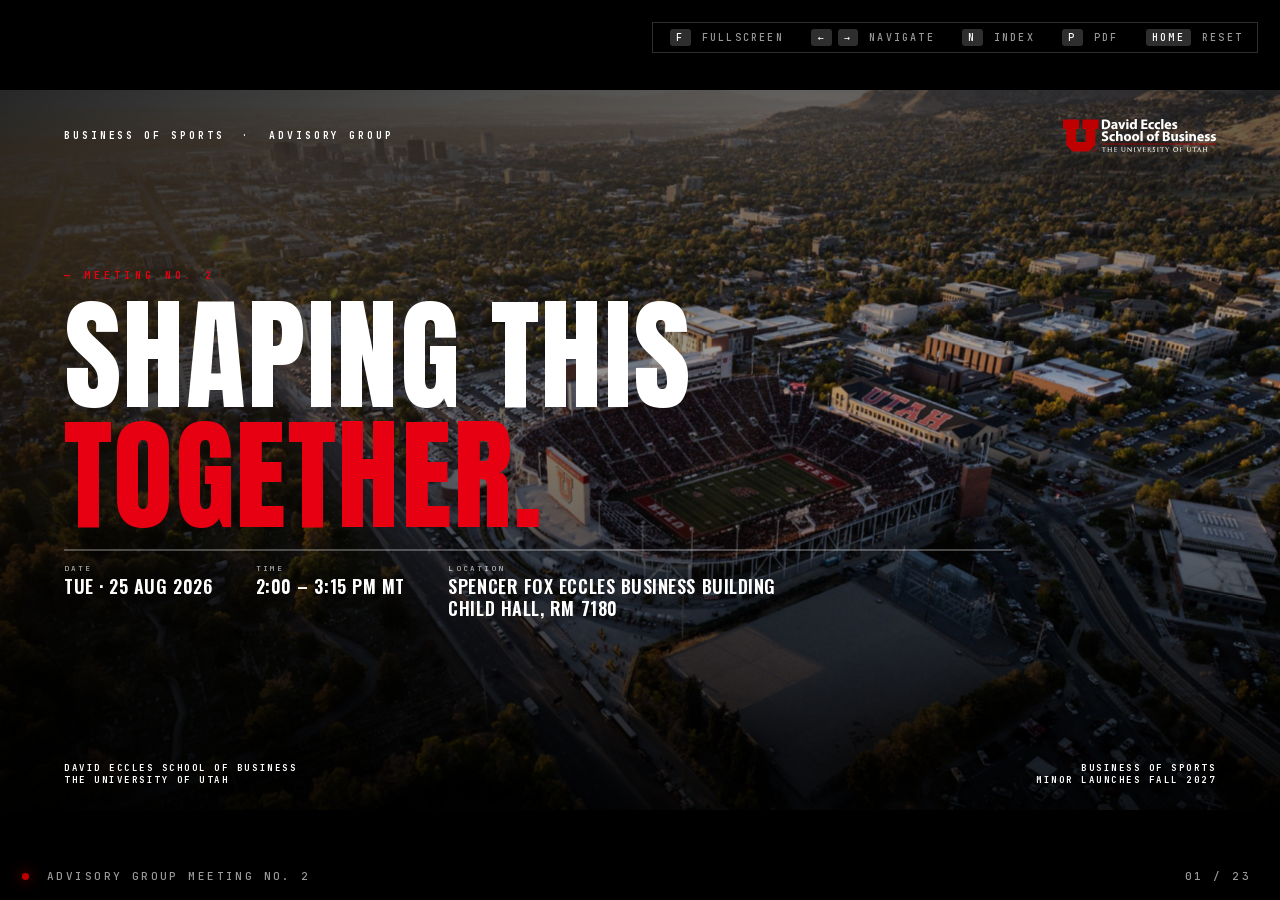
<file: advisory-2/index.html>
<!DOCTYPE html>
<html lang="en">
<head>
<meta charset="UTF-8" />
<meta name="viewport" content="width=device-width, initial-scale=1.0" />
<meta name="robots" content="noindex, nofollow" />
<title>Advisory Group Meeting No. 2 — Business of Sports — David Eccles School of Business</title>
<link rel="icon" type="image/svg+xml" href="../_brand/utah/logos/desb-vertical-black.svg" />

<!-- Engine (versioned, brand-agnostic) then brand tokens. Order matters. -->
<link rel="stylesheet" href="../_engine/deck.v1.css?r=5" />
<link rel="stylesheet" href="../_brand/utah/brand.css" />

<style>
  /* ============================================================
     DECK — ADVISORY GROUP MEETING NO. 2
     August 25, 2026 · Spencer Fox Eccles Business Building, Child Hall Rm 7180

     Slide-specific layout only. All colour/type resolves from
     _brand/brand.css; all chrome from _engine/deck.v1.css.

     Convention: one .s-* block per slide, in slide order.
     ============================================================ */

  /* ---------- shared: section divider (cinematic dark) ---------- */
  /* NB: no `position: relative` here — .stage > .slide supplies
     absolute positioning, and overriding it drops the slide into flow. */
  .s-div {
    background: #000;
    display: grid;
    grid-template-rows: auto 1fr auto;
    overflow: hidden;
  }
  .s-div .photo {
    position: absolute; inset: 0; z-index: 0;
    background-size: cover;
    background-position: center 45%;
    filter: contrast(1.06);
  }
  .s-div .topbar, .s-div .midbar, .s-div .bottombar { position: relative; z-index: 2; }
  .s-div .topbar {
    display: flex; justify-content: space-between; align-items: center;
    padding: 4cqh 5cqw 0;
    color: var(--paper);
  }
  .s-div .midbar { display: grid; align-content: center; padding: 0 5cqw; gap: 2cqh; }
  .s-div .midbar .num { color: var(--utah-red-bright); text-shadow: 0 0 18px rgba(230,0,18,0.4); }
  .s-div .midbar h2 {
    color: var(--paper);
    font-family: var(--f-display); font-weight: 400;
    font-size: 11cqw; line-height: 1.0; letter-spacing: 0.015em;
    text-transform: uppercase;
  }
  .s-div .midbar h2 .red { color: var(--utah-red-bright); }
  .s-div .midbar .lede {
    color: rgba(255,255,255,0.92);
    font-family: var(--f-body); font-weight: 500;
    font-size: 2.6cqh; line-height: 1.45; max-width: 62cqw;
  }
  /* run-of-show strip: who presents, how long */
  .s-div .bottombar {
    display: flex; justify-content: space-between; align-items: end;
    gap: 3cqw; padding: 3.4cqh 5cqw 3.4cqh;
    border-top: 1px solid rgba(255,255,255,0.2);
    margin: 0 5cqw; padding-left: 0; padding-right: 0;
  }
  .s-div .bottombar .who { display: flex; gap: 2.6cqw; align-items: baseline; }
  .s-div .bottombar .k {
    font-family: var(--f-mono); font-weight: 700; font-size: 1.05cqh;
    letter-spacing: 0.28em; text-transform: uppercase;
    color: rgba(255,255,255,0.55); display: block; margin-bottom: 0.5cqh;
  }
  .s-div .bottombar .v {
    font-family: var(--f-condensed); font-weight: 600; font-size: 2.5cqh;
    letter-spacing: 0.03em; text-transform: uppercase; color: var(--paper);
  }
  .s-div .bottombar .time .v { color: var(--utah-red-bright); }

  /* ============================================================
     01 — COVER
     ============================================================ */
  .s-cover { background: #000; display: grid; grid-template-rows: auto 1fr auto; overflow: hidden; }
  .s-cover .photo {
    position: absolute; inset: 0; z-index: 0;
    background-image:
      linear-gradient(180deg, rgba(0,0,0,0.62) 0%, rgba(0,0,0,0.30) 42%, rgba(0,0,0,0.90) 100%),
      linear-gradient(90deg, rgba(0,0,0,0.60) 0%, rgba(0,0,0,0) 62%),
      url('../_brand/utah/img/rice-eccles-aerial.jpg');
    background-size: cover; background-position: center 42%;
    opacity: 0;
    will-change: transform;
  }
  /* HOLDING-SLIDE DRIFT
     The deck sits on the cover while people arrive, so the aerial breathes
     rather than freezing on a still: a slow push out, a beat, a slow push
     back, forever. Two animations — the arrival fade runs once and holds,
     then the loop takes over the transform (later animation wins for the
     same property, and it starts where the fade left off, so there is no
     jump). Scale never drops below 1: at exactly cover size the photo has
     no slack left, and anything under it would expose the slide edge. */
  .s-cover.active .photo {
    animation: coverIn 6s 0.1s ease-out forwards,
               coverDrift 34s 6.1s ease-in-out infinite;
  }
  /* The entrance keeps the original feel: a slow rise out of black while
     the aerial pushes out. It runs ONCE — the loop that follows moves the
     transform only, so the deck never dips back to black on repeat. */
  @keyframes coverIn {
    from { opacity: 0; transform: scale(1.10); }
    to   { opacity: 1; transform: scale(1.01); }
  }
  /* Picks up at the scale the entrance landed on, so the first loop move is
     a push IN rather than a jump. */
  @keyframes coverDrift {
    0%,   5%   { transform: scale(1.01); }   /* hold where the entrance ended */
    45%,  55%  { transform: scale(1.09); }   /* pushed in, hold */
    95%,  100% { transform: scale(1.01); }   /* back out, hold */
  }
  /* Print has no .active, and the drift would freeze mid-scale anyway —
     force the photo visible and untransformed so the cover is not blank. */
  @media print {
    .s-cover .photo { opacity: 1 !important; animation: none !important; transform: none !important; }
  }
  .s-cover > *:not(.photo) { position: relative; z-index: 2; }
  .s-cover .topbar {
    display: flex; justify-content: space-between; align-items: center;
    padding: 4cqh 5cqw 0; color: var(--paper);
  }
  .s-cover .midbar { display: grid; align-content: center; padding: 0 5cqw; gap: 1.8cqh; }
  .s-cover .eyebrow {
    color: var(--utah-red-bright);
    font-family: var(--f-mono); font-weight: 700; font-size: 1.35cqh;
    letter-spacing: 0.42em; text-transform: uppercase;
  }
  .s-cover h1 {
    color: var(--paper);
    font-family: var(--f-display); font-weight: 400;
    font-size: 9.6cqw; line-height: 0.98; letter-spacing: 0.012em; text-transform: uppercase;
  }
  .s-cover h1 .red { color: var(--utah-red-bright); }
  .s-cover .meetmeta {
    display: flex; gap: 3.4cqw; align-items: baseline;
    padding-top: 1.6cqh; border-top: 2px solid rgba(255,255,255,0.28);
    max-width: 74cqw;
  }
  .s-cover .meetmeta .k {
    font-family: var(--f-mono); font-weight: 700; font-size: 1.05cqh;
    letter-spacing: 0.28em; text-transform: uppercase;
    color: rgba(255,255,255,0.6); display: block; margin-bottom: 0.55cqh;
  }
  .s-cover .meetmeta .v {
    font-family: var(--f-condensed); font-weight: 600; font-size: 2.5cqh;
    letter-spacing: 0.03em; text-transform: uppercase; color: var(--paper); line-height: 1.2;
  }
  .s-cover .bottombar {
    display: flex; justify-content: space-between; align-items: end;
    padding: 3.4cqh 5cqw; color: var(--paper);
  }
  .s-cover .bottombar .strong { font-weight: 700; }

  /* ============================================================
     02 — RUN OF SHOW
     ============================================================ */
  .s-agenda {
    background: var(--paper); color: var(--ink);
    display: grid; grid-template-rows: auto auto 1fr auto;
    padding: 3.4cqh 4.5cqw;
  }
  .s-agenda .topbar {
    display: flex; justify-content: space-between; align-items: center;
    padding-bottom: 1.3cqh; border-bottom: 2px solid var(--ink);
  }
  .s-agenda .topbar .crumb { color: var(--utah-red); }
  .s-agenda h2 {
    font-family: var(--f-display); font-weight: 400;
    font-size: 5.4cqw; line-height: 1.0; letter-spacing: 0.015em;
    text-transform: uppercase; color: var(--ink); margin: 1.2cqh 0 1.4cqh;
  }
  .s-agenda h2 .red { color: var(--utah-red); }
  .s-agenda .rows { display: grid; align-content: stretch; gap: 0; }
  .s-agenda .row {
    display: grid; grid-template-columns: 3.4cqw 1fr auto auto;
    gap: 1.6cqw; align-items: center;
    padding: 0.9cqh 0;
    border-bottom: 1px solid rgba(0,0,0,0.13);
  }
  .s-agenda .row:last-child { border-bottom: 0; }
  .s-agenda .row .n {
    font-family: var(--f-display); font-weight: 400; font-size: 3.1cqh;
    line-height: 1; letter-spacing: 0.02em; color: var(--utah-red);
  }
  .s-agenda .row .t {
    font-family: var(--f-condensed); font-weight: 600; font-size: 2.55cqh;
    letter-spacing: 0.03em; text-transform: uppercase; color: var(--ink); line-height: 1.15;
  }
  .s-agenda .row .who {
    font-family: var(--f-body); font-weight: 500; font-size: 2.35cqh;
    color: #4A4A4A; text-align: right; white-space: nowrap;
  }
  .s-agenda .row .min {
    font-family: var(--f-mono); font-weight: 700; font-size: 1.6cqh;
    letter-spacing: 0.14em; color: var(--utah-red);
    min-width: 5.4cqw; text-align: right;
  }
  .s-agenda .row.discuss { background: rgba(190,0,0,0.055); }
  .s-agenda .row.discuss .t::after {
    content: "DISCUSSION";
    font-family: var(--f-mono); font-weight: 700; font-size: 0.95cqh;
    letter-spacing: 0.22em; color: var(--paper); background: var(--utah-red);
    padding: 0.24cqh 0.6cqw; margin-left: 0.9cqw; vertical-align: 0.25em;
  }
  .s-agenda .foot {
    display: flex; justify-content: space-between; align-items: end;
    padding-top: 1.3cqh; border-top: 1px solid rgba(0,0,0,0.18);
    color: var(--ink); font-weight: 500;
  }
  .s-agenda .foot .strong { font-weight: 700; }

  /* ============================================================
     shared: light content slide (bone) with topbar + footer
     ============================================================ */
  .s-lite {
    background: var(--paper); color: var(--ink);
    display: grid; grid-template-rows: auto auto 1fr auto;
    padding: 3.4cqh 4.5cqw;
  }
  .s-lite .topbar {
    display: flex; justify-content: space-between; align-items: center;
    padding-bottom: 1.3cqh; border-bottom: 2px solid var(--ink);
  }
  .s-lite .topbar .crumb { color: var(--utah-red); }
  .s-lite h2 {
    font-family: var(--f-display); font-weight: 400;
    font-size: 5.2cqw; line-height: 1.0; letter-spacing: 0.015em;
    text-transform: uppercase; color: var(--ink); margin: 1.1cqh 0 2.1cqh;
  }
  .s-lite h2 .red { color: var(--utah-red); }
  .s-lite .foot {
    display: flex; justify-content: space-between; align-items: end;
    padding-top: 1.3cqh; border-top: 1px solid rgba(0,0,0,0.18);
    color: var(--ink); font-weight: 500;
  }
  .s-lite .foot .strong { font-weight: 700; }

  /* pending marker — content owned by someone else, not yet supplied.
     Uses outline (not border/background) so it overlays red and black
     cards without flattening their fill. */
  .pending {
    position: relative;
    outline: 2px dashed rgba(190,0,0,0.65);
    outline-offset: -2px;
  }
  .pending.yr, .pending.step { outline-color: rgba(255,255,255,0.6); }
  .pending::after {
    content: "AWAITING INPUT";
    position: absolute; top: 0; right: 0;
    font-family: var(--f-mono); font-weight: 700; font-size: 0.95cqh;
    letter-spacing: 0.2em; color: var(--paper); background: var(--utah-red);
    padding: 0.3cqh 0.7cqw;
  }

  /* ============================================================
     WHAT IS THE PLAYERS ACADEMY — ported from deck 1
     ============================================================ */
  .s-what {
    display: grid;
    grid-template-columns: 0.8fr 1.2fr;
    overflow: hidden; }
  .s-what .red-pane {
    background-color: var(--utah-red);
    background-image:
      linear-gradient(135deg, rgba(190,0,0,0.55) 0%, rgba(122,0,0,0.45) 100%),
      url('../_brand/utah/img/slc-spring-view.jpg');
    background-size: cover;
    background-position: center 75%;
    background-blend-mode: normal, multiply;
    color: var(--paper);
    padding: 4cqh 3.5cqw;
    display: grid;
    grid-template-rows: auto 1fr auto;
    position: relative; }
  .s-what .red-pane::before {
    content: ""; position: absolute; inset: 0;
    background:
      radial-gradient(ellipse at 80% 0%, rgba(255,255,255,0.1), transparent 55%),
      radial-gradient(ellipse at 20% 100%, rgba(0,0,0,0.2), transparent 50%);
    pointer-events: none; }
  .s-what .red-pane > * { position: relative; z-index: 1; }
  .s-what .red-pane .topbar { color: var(--paper); }
  .s-what .red-pane .hero { display: grid; align-content: center; gap: 1.8cqh; }
  .s-what .red-pane .hero .label { color: rgba(255,255,255,0.85); }
  .s-what .red-pane .hero h2 {
    font-family: var(--f-display);
    font-weight: 400;
    font-size: 8cqw;
    line-height: 1.02;
    letter-spacing: 0.015em;
    color: var(--paper);
    text-transform: uppercase; }
  .s-what .red-pane .hero .expand {
    font-family: var(--f-condensed);
    font-weight: 500;
    font-size: 1.7cqh;
    letter-spacing: 0.16em;
    text-transform: uppercase;
    color: var(--paper);
    line-height: 1.35;
    max-width: 36cqw; }
  .s-what .red-pane .hero .expand .accent { color: rgba(255,255,255,0.75); }
  .s-what .red-pane .hero .body {
    color: var(--paper);
    font-weight: 500;
    margin-top: 1cqh;
    max-width: 38cqw; }
  .s-what .red-pane .footer { color: var(--paper); }
  .s-what .red-pane .footer .strong { font-weight: 700; }
  .s-what .white-pane {
    background: var(--paper);
    color: var(--ink);
    padding: 4cqh 4cqw;
    display: grid;
    grid-template-rows: auto 1fr auto; }
  .s-what .white-pane .topbar {
    display: flex; justify-content: space-between; align-items: center;
    color: var(--ink);
    padding-bottom: 1.4cqh;
    border-bottom: 2px solid var(--ink); }
  .s-what .white-pane .topbar .crumb { color: var(--utah-red); }
  .s-what .white-pane .cards {
    display: grid; align-content: center; gap: 2cqh;
    padding: 1cqh 0; }
  .s-what .white-pane .card {
    padding: 1.6cqh 0;
    border-top: 2px solid var(--ink);
    position: relative;
    display: grid;
    grid-template-columns: 12cqw 1fr;
    gap: 1.4cqw; }
  .s-what .white-pane .card::before {
    content: "";
    position: absolute;
    left: 0; top: -2px;
    width: 9cqw; height: 2px;
    background: var(--utah-red); }
  .s-what .white-pane .card .label {
    font-family: var(--f-mono);
    font-weight: 700;
    font-size: 1.15cqh;
    letter-spacing: 0.28em;
    color: var(--utah-red);
    text-transform: uppercase;
    padding-top: 0.4cqh; }
  .s-what .white-pane .card .body {
    color: var(--ink);
    font-weight: 500; }
  .s-what .white-pane .card .body strong { color: var(--ink); font-weight: 700; }
  .s-what .white-pane .footer {
    display: flex; justify-content: space-between; align-items: end;
    padding-top: 1.4cqh;
    border-top: 1px solid rgba(0,0,0,0.14);
    color: var(--ink);
    font-weight: 500; }

  /* ============================================================
     BUSINESS OF SPORTS 101 — the focus, and the demand behind it.
     Split across two slides on purpose: at a 720px stage the whole
     brief lands at ~713px with every element pinned to the 2.0cqh
     floor and no padding left, which is a wall of text rather than
     a slide. Two slides let the type breathe.
     ============================================================ */
  .s-focus {
    background: var(--paper);
    color: var(--ink);
    display: grid;
    grid-template-rows: auto 1fr auto;
    padding: 3.4cqh 4.5cqw; }
  .s-focus .topbar {
    display: flex; justify-content: space-between; align-items: center;
    padding-bottom: 1.6cqh;
    border-bottom: 2px solid var(--ink); }
  .s-focus .topbar .crumb { color: var(--utah-red); }
  .s-focus .topbar h2 {
    font-family: var(--f-display);
    font-weight: 400;
    font-size: 4cqh;
    line-height: 1.0;
    letter-spacing: 0.02em;
    text-transform: uppercase;
    color: var(--ink); }
  .s-focus .topbar h2 .red { color: var(--utah-red); }
  .s-focus .pillars {
    display: grid;
    grid-template-columns: repeat(3, 1fr);
    gap: 2cqw;
    padding: 2cqh 0 0;
    position: relative; }
  .s-focus .pillar {
    background: var(--bone);
    padding: 0 2cqw 11cqh;   /* clears the strip pinned at the foot */
    display: grid;
    grid-template-rows: auto auto auto auto 1fr;
    gap: 1.2cqh;
    position: relative;
    overflow: hidden;
    border-top: 4px solid var(--utah-red); }
  .s-focus .pillar .photo-band {
    margin: 0 -2cqw 1.4cqh;
    height: 27cqh;
    background-size: cover;
    background-position: center;
    position: relative; }
  .s-focus .pillar .photo-band::after {
    content: "";
    position: absolute; inset: 0;
    background: linear-gradient(180deg, rgba(0,0,0,0) 35%, rgba(0,0,0,0.55) 100%); }
  .s-focus .pillar .photo-band .photo-tag {
    position: absolute; left: 1.4cqw; bottom: 0.8cqh;
    z-index: 2;
    font-family: var(--f-mono);
    font-weight: 700;
    font-size: 1.0cqh;
    letter-spacing: 0.3em;
    color: var(--paper);
    text-transform: uppercase; }
  .s-focus .pillar > .label {
    padding-top: 1.4cqh; }
  .s-focus .pillar .label {
    color: var(--utah-red); }
  .s-focus .pillar h3 {
    font-family: var(--f-display);
    font-weight: 400;
    font-size: 5.4cqh;
    line-height: 0.95;
    letter-spacing: 0.02em;
    text-transform: uppercase;
    color: var(--ink); }
  .s-focus .pillar .pitch {
    font-family: var(--f-condensed);
    font-weight: 500;
    font-size: 2.5cqh;
    letter-spacing: 0.04em;
    text-transform: uppercase;
    color: var(--ink);
    line-height: 1.2; }
  .s-focus .pillar .pitch .red { color: var(--utah-red); }
  .s-focus .pillar ul {
    list-style: none;
    display: grid;
    gap: 0.7cqh;
    padding-top: 1.4cqh;
    border-top: 1px solid rgba(0,0,0,0.18);
    align-content: start; }
  .s-focus .pillar ul li {
    color: var(--ink);
    font-family: var(--f-body);
    font-weight: 500;
    font-size: 2.25cqh;
    line-height: 1.36;
    padding-left: 1.4cqw;
    position: relative; }
  .s-focus .pillar ul li::before {
    content: "";
    position: absolute;
    /* Centred on the first line via em, not a hand-tuned cqh value: line-height
       is 1.36, so half of it is 0.68em, less 1px for half the dash. A fixed
       offset was tuned to the original 1.7cqh copy and stopped tracking the
       moment the type grew. */
    left: 0; top: calc(0.68em - 1px);
    width: 0.5cqw; height: 2px;
    background: var(--utah-red); }
  .s-focus .themes-strip {
    position: absolute;
    left: 0; right: 0; bottom: 0;
    z-index: 3;
    display: grid;
    grid-template-columns: auto repeat(3, 1fr);
    align-items: center;
    gap: 2.4cqw;
    padding: 1.9cqh 2.4cqw;
    background: #000;
    border-top: 4px solid var(--utah-red);
    box-shadow: 0 -10px 30px rgba(0,0,0,0.28); }
  .s-focus .themes-strip .strip-label {
    font-family: var(--f-mono);
    font-weight: 700;
    font-size: 1.35cqh;
    letter-spacing: 0.24em;
    text-transform: uppercase;
    color: #fff;
    line-height: 1.4;
    max-width: 15cqw; }
  .s-focus .themes-strip .strip-label .red { color: var(--utah-red-bright); display: block; }
  .s-focus .themes-strip .tm {
    display: grid;
    grid-template-columns: auto 1fr;
    gap: 1.1cqw;
    align-items: center;
    border-left: 1px solid rgba(255,255,255,0.2);
    padding-left: 1.8cqw; }
  .s-focus .themes-strip .tm .tn {
    font-family: var(--f-display);
    font-weight: 400;
    font-size: 4.2cqh;
    line-height: 0.82;
    letter-spacing: 0.02em;
    color: var(--utah-red-bright); }
  .s-focus .themes-strip .tm .tname {
    font-family: var(--f-condensed);
    font-weight: 600;
    font-size: 1.9cqh;
    letter-spacing: 0.03em;
    text-transform: uppercase;
    color: #fff;
    line-height: 1.1; }

  /* ============================================================
     DEMAND & REACH — the minor at the centre of an orbit of
     departments. The ring rotates; the labels counter-rotate by the
     same amount so they stay upright and legible while it turns.
     ============================================================ */
  .s-reach { background: var(--paper); display: grid; grid-template-rows: auto auto 1fr auto;
             padding-top: 2.4cqh; padding-bottom: 1.8cqh; }
  .s-reach h2 { font-size: 4.2cqw; margin: 0.5cqh 0 0.9cqh; }
  .s-reach .topbar { padding-bottom: 0.9cqh; }
  .s-reach .split { display: grid; grid-template-columns: 0.92fr 1.08fr; gap: 2.0cqw; align-items: center; }

  /* Enrollment as a ramp rather than three cards: the point is the climb,
     and identical boxes flatten it into three unrelated facts. Bars are
     scaled off the range midpoints (50 / 150 / 200+). */
  .s-reach .ramp { display: grid; gap: 1.5cqh; }
  .s-reach .ramp .rtitle {
    font-family: var(--f-display); font-weight: 400; font-size: 3.1cqh;
    line-height: 1; letter-spacing: 0.02em; text-transform: uppercase; color: var(--ink);
    padding-bottom: 1.0cqh; border-bottom: 2px solid var(--ink); margin-bottom: 0.4cqh;
  }
  .s-reach .rw {
    display: grid; grid-template-columns: 8.6cqw 1fr 8.4cqw; align-items: center; gap: 1.2cqw;
    padding-bottom: 1.4cqh; border-bottom: 1px solid rgba(0,0,0,0.14);
  }
  .s-reach .rw .yr {
    font-family: var(--f-condensed); font-weight: 700; font-size: 2.0cqh;
    letter-spacing: 0.06em; text-transform: uppercase; color: #5A5A5A; line-height: 1.28;
  }
  .s-reach .rw .yr em {
    display: block; font-style: normal; font-weight: 700;
    font-size: 2.15cqh; letter-spacing: 0.04em; color: var(--ink);
  }
  .s-reach .rw .bar {
    display: block; height: 1.5cqh; background: var(--utah-red);
    width: var(--w); transform-origin: left center;
  }
  .s-reach.active .rw .bar { animation: rampIn 1.1s .35s var(--ease-out) both; }
  @keyframes rampIn { from { transform: scaleX(0); } to { transform: scaleX(1); } }
  @media print { .s-reach .rw .bar { animation: none !important; transform: none !important; } }
  .s-reach .rw .v {
    font-family: var(--f-body); font-weight: 600; font-size: 2.6cqh;
    line-height: 1.1; letter-spacing: 0.01em; color: var(--ink);
    font-variant-numeric: tabular-nums; text-align: left;
  }
  .s-reach .ramp .rlab {
    font-family: var(--f-mono); font-weight: 700; font-size: 1.1cqh;
    letter-spacing: 0.22em; text-transform: uppercase; color: #8A8A8A;
  }
  .s-reach .note { padding: 0 0 0 1.2cqw; margin-top: 4.2cqh;
    border-left: 3px solid var(--utah-red); }
  .s-reach .note .k { font-family: var(--f-mono); font-weight: 700; font-size: 1.1cqh;
    letter-spacing: 0.22em; text-transform: uppercase; color: #6A6A6A; }
  .s-reach .note p { font-family: var(--f-body); font-weight: 500; font-size: 2.05cqh;
    line-height: 1.36; margin-top: 0.5cqh; color: var(--ink); }
  .s-reach .note p strong { color: var(--utah-red); font-weight: 700; }

  /* ORBIT — pills sit CENTRED on their point rather than anchored outward from
     a dot. Anchoring outward made the envelope lopsided (labels ran to the slide
     edge on one side) and made the angular gaps read unevenly. A centred pill
     gives a symmetric envelope — radius plus half a pill, the same all round —
     and the square container keeps the path a true circle.
     Long names are interleaved with short ones in the markup so two wide pills
     never land next to each other. */
  /* Slightly wider than tall. A true circle cannot hold eleven pills of these
     widths: two pairs straddle the top and bottom, and only one label ("Law")
     is short enough to relieve a pair — solved exhaustively, every ordering
     left one collision. Widening the horizontal radius gives the top and
     bottom pairs the separation they need without shrinking the type. The
     Centium orbit is more elliptical still (400/270). */
  /* Aspect is pinned at 6/5 so the ring stays a TRUE circle at any size: the
     left/top percentages are aspect-corrected (33.33% of width == 39.96% of
     height == the same 205px radius). */
  .s-reach .orbit { position: relative; width: 100%; aspect-ratio: var(--oar);
                    max-height: 100%; margin: auto;
                    --oar: 615 / 580; }
  .s-reach .ring  { position: absolute; inset: 0; }
  /* Position is set as left/top percentages of the square container. A
     transform of translate(<pct>) would resolve against the NODE's own width,
     not the container, which collapses every node onto the centre. */
  .s-reach .node { position: absolute; width: 0; height: 0; }
  /* UNIFORM pills. This is what makes the ring rotation-invariant: with every
     pill the same box and every gap the same angle, the only cases that can
     collide are neighbours at the top/bottom (separation purely horizontal)
     and at the left/right (purely vertical) — and both are fixed quantities,
     the same at every angle. Variable-width pills had no such guarantee, which
     is why a layout verified at one frame fell apart at the next. */
  /* Centring and counter-rotation are split across two elements on purpose.
     CSS applies the independent `rotate` property BEFORE `transform`, so a
     pill that both centres itself with translate(-50%,-50%) and counter-rotates
     does the translate in the already-rotated frame — which walks it off the
     circle. The wrapper centres and never rotates; the pill rotates about its
     own centre and never translates. */
  .s-reach .pwrap {
    position: absolute; left: 50%; top: 50%; transform: translate(-50%, -50%);
    width: 9.45cqw;
  }
  .s-reach .pill {
    width: 100%; min-height: 4.6cqh;
    display: grid; place-items: center; text-align: center;
    background: var(--paper); border: 1px solid rgba(0,0,0,0.18); border-radius: 100px;
    padding: 0.5cqh 0.42cqw;   /* Entrepreneurship is one unbreakable word and needs the room */
    box-shadow: 0 6px 16px -10px rgba(0,0,0,0.30);
  }
  .s-reach .pill span {
    font-family: var(--f-condensed); font-weight: 600; font-size: 1.75cqh;
    letter-spacing: 0.02em; text-transform: uppercase; color: var(--ink); line-height: 1.12;
    hyphens: auto;
  }
  .s-reach .hub {
    position: absolute; left: 50%; top: 50%; transform: translate(-50%, -50%);
    width: 25%; aspect-ratio: 1; border-radius: 50%; background: var(--utah-red);
    display: grid; align-content: center; justify-items: center; gap: 0.35cqh; text-align: center;
  }
  .s-reach .hub span {
    font-family: var(--f-display); font-weight: 400; font-size: 2.5cqh;
    line-height: 1.02; letter-spacing: 0.02em; text-transform: uppercase; color: var(--paper);
  }
  .s-reach .hub em {
    font-family: var(--f-mono); font-weight: 700; font-style: normal; font-size: 1.1cqh;
    letter-spacing: 0.22em; text-transform: uppercase; color: rgba(255,255,255,0.82);
  }

  /* Rotation is safe now that the pills are uniform. Earlier attempts verified
     the layout at ONE frame; with variable widths the clearances changed as the
     ring turned, so it degraded the longer it ran. Uniform pills make the two
     binding clearances constants — neighbour separation 131px against a 121px
     pill plus 8px gap — so what holds at one angle holds at every angle.
     The ring turns; each pill counters it by the same duration to stay upright,
     via the independent `rotate` property so the centring translate survives. */
  @keyframes orbitSpin   { to { rotate: 360deg; } }
  @keyframes orbitUnspin { to { rotate: -360deg; } }
  .s-reach.active .ring { animation: orbitSpin 180s linear infinite; }
  .s-reach.active .pill { animation: orbitUnspin 180s linear infinite; }
  @media (prefers-reduced-motion: reduce) {
    .s-reach.active .ring, .s-reach.active .pill { animation: none; }
  }
  @media print { .s-reach .ring, .s-reach .pill { animation: none !important; } }

  /* ============================================================
     MARKET CONTEXT — SBJ BEST SPORTS BUSINESS CITIES
     A slope chart, which is the honest form for rank change between
     two lists: every city is one segment, so SLC's climb is read as
     slope against 42 others rather than asserted. Rank axis is
     INVERTED (1 at top) so "up" means "better" — the whole point.
     ============================================================ */
  .s-sbj {
    background: var(--paper); color: var(--ink);
    display: grid; grid-template-rows: auto auto 1fr auto auto;
    padding: 3.0cqh 4.5cqw 3.0cqh;
  }
  .s-sbj .topbar {
    display: flex; justify-content: space-between; align-items: center;
    padding-bottom: 1.2cqh; border-bottom: 2px solid var(--ink);
  }
  .s-sbj .topbar .crumb { color: var(--utah-red); }
  .s-sbj .head { margin: 1.2cqh 0 0.8cqh; }
  .s-sbj .htxt { display: grid; gap: 0.7cqh; align-content: end; justify-items: start; }
  .s-sbj .srcmark img { height: 4.6cqh; width: auto; display: block; margin-bottom: 0.3cqh; }
  .s-sbj h2 {
    font-family: var(--f-display); font-weight: 400; font-size: 4.0cqw;
    line-height: 1.0; letter-spacing: 0.015em; text-transform: uppercase; color: var(--ink);
  }
  .s-sbj .htxt .sub {
    font-family: var(--f-body); font-weight: 600; font-size: 2.1cqh;
    line-height: 1.32; color: #4A4A4A; max-width: 70cqw;
  }
  .s-sbj h2 .red { color: var(--utah-red); }
  .s-sbj .chart { min-height: 0; }
  .s-sbj .chart svg { width: 100%; height: 100%; display: block; overflow: visible; }

  /* chart primitives — sized in SVG user units, so they scale with the
     viewBox and print at the same proportions they render on screen */
  .s-sbj .gridline { stroke: rgba(0,0,0,0.10); stroke-width: 1; }
  .s-sbj .yrlab { font-family: var(--f-display); font-weight: 400; font-size: 17px; letter-spacing: 0.02em; fill: var(--ink); }
  .s-sbj .axsub { font-family: var(--f-body); font-weight: 600; font-size: 10.5px; fill: rgba(0,0,0,0.46); }

  /* Every city is a group: a faint always-on ghost, a coloured highlight
     revealed on hover or pin, and an invisible fat stroke that catches the
     pointer — a 1.6px line is far too thin to hover reliably. */
  .s-sbj .city .ghost { stroke: #DCDCDC; stroke-width: 1.6; fill: none; transition: opacity .18s ease; }
  .s-sbj .city .hl    { fill: none; stroke-width: 3; stroke-linecap: round; opacity: 0; transition: opacity .18s ease; }
  .s-sbj .city .cdot  { opacity: 0; transition: opacity .18s ease; stroke: none; }
  .s-sbj .city .hit   { fill: none; stroke: transparent; stroke-width: 16; pointer-events: stroke; cursor: pointer; }
  .s-sbj .city.on .ghost, .s-sbj .city.hov .ghost { opacity: 0; }
  .s-sbj .city.on .hl,    .s-sbj .city.hov .hl,
  .s-sbj .city.on .cdot,  .s-sbj .city.hov .cdot { opacity: 1; }
  .s-sbj .city.hov .hl { stroke-width: 4; }

  /* same weight as a competitor line — red alone carries Salt Lake */
  .s-sbj .line { fill: none; stroke-width: 3; stroke-linecap: round; stroke: var(--utah-red); }
  .s-sbj .dot { stroke: none; }
  .s-sbj .clab { font-family: var(--f-body); font-weight: 700; font-size: 14px; }
  .s-sbj .clab.rank { font-variant-numeric: tabular-nums; }
  .s-sbj .clab.slc { fill: var(--utah-red); }   /* colour carries it, not size */
  .s-sbj .lead { stroke-width: 1; stroke-dasharray: 2 3; }

  /* draw-on: dasharray is set per-path in JS from its measured length */
  .s-sbj .dot, .s-sbj .clab.slc { opacity: 0; transition: opacity .5s ease; }
  .s-sbj.lit .dot, .s-sbj.lit .clab.slc { opacity: 1; }

  .s-sbj .chips { display: flex; flex-wrap: wrap; gap: 0.5cqh 0.5cqw; padding: 0.7cqh 0 0.9cqh; }
  .s-sbj .chip {
    font-family: var(--f-mono); font-weight: 700; font-size: 1.15cqh;
    letter-spacing: 0.12em; text-transform: uppercase;
    padding: 0.55cqh 0.72cqw; cursor: pointer; user-select: none;
    background: var(--paper); color: #5A5A5A;
    border: 1px solid rgba(0,0,0,0.22); transition: all .18s ease;
  }
  .s-sbj .chip:hover { border-color: var(--utah-red); color: var(--utah-red); }
  .s-sbj .chip.on { background: var(--ink); border-color: var(--ink); color: var(--paper); }
  .s-sbj .chip.preset { border-style: dashed; color: var(--utah-red); border-color: rgba(190,0,0,0.5); }
  .s-sbj .chip.preset:hover { background: var(--utah-red); color: var(--paper); border-color: var(--utah-red); }
  .s-sbj .chip.ev.on { background: #6A6A6A; border-color: #6A6A6A; }
  .s-sbj .foot {
    display: flex; justify-content: space-between; align-items: end;
    padding-top: 1.1cqh; border-top: 1px solid rgba(0,0,0,0.18);
    color: var(--ink); font-weight: 500;
  }
  .s-sbj .foot .strong { font-weight: 700; }
  /* PDF export must never inherit a mid-animation state, and the chart's
     controls are meaningless on paper. */
  @media print {
    .s-sbj .line, .s-sbj .city .ghost, .s-sbj .city .hl {
      stroke-dasharray: none !important; stroke-dashoffset: 0 !important; transition: none !important;
    }
    .s-sbj .dot, .s-sbj .clab { opacity: 1 !important; }
    /* only PINNED cities show markers — a blanket rule painted a dot for
       all 42 ghosts, stacking a colour column under every year */
    .s-sbj .city.on .cdot      { opacity: 1 !important; }
    .s-sbj .city:not(.on) .cdot { opacity: 0 !important; }
    .s-sbj .chips { visibility: hidden !important; }
  }

  /* ============================================================
     05 — MASTER SCHEDULE
     ============================================================ */
  /* understated launch ticker beside the headline — type only, no fill */
  .s-sched .head {
    display: flex; justify-content: space-between; align-items: flex-end;
    gap: 3cqw; margin: 1.1cqh 0 2.1cqh;
  }
  .s-sched .head h2 { margin: 0; }
  .s-sched .cd {
    flex: none; display: grid; gap: 0.55cqh; justify-items: end;
    padding-left: 1.8cqw; border-left: 2px solid rgba(0,0,0,0.16);
  }
  .s-sched .cd .k {
    font-family: var(--f-mono); font-weight: 700; font-size: 1.1cqh;
    letter-spacing: 0.26em; text-transform: uppercase; color: rgba(0,0,0,0.5);
  }
  .s-sched .cd .timer { display: flex; align-items: baseline; gap: 0.55cqw; }
  .s-sched .cd .u { display: grid; justify-items: center; gap: 0.2cqh; }
  .s-sched .cd .v {
    font-family: var(--f-display); font-weight: 400; font-size: 3.1cqh;
    line-height: 0.9; letter-spacing: 0.015em; color: var(--utah-red);
    font-variant-numeric: tabular-nums; min-width: 2.1ch; text-align: center;
  }
  .s-sched .cd .l {
    font-family: var(--f-mono); font-weight: 700; font-size: 0.9cqh;
    letter-spacing: 0.2em; text-transform: uppercase; color: rgba(0,0,0,0.45);
  }
  .s-sched .cd .sep {
    font-family: var(--f-display); font-size: 2.5cqh; line-height: 1;
    color: rgba(0,0,0,0.22); align-self: start;
  }

  .s-sched .grid { display: grid; grid-template-columns: repeat(5, 1fr); gap: 0.8cqw; align-content: center; }
  /* Rows are implicit on purpose: columns carry a variable number of bands,
     and a fixed grid-template-rows would drop the extras into an unsized
     implicit row (the failure that broke the old step layout). */
  .s-sched .col { background: var(--paper); border: 1px solid rgba(0,0,0,0.15); border-top: 4px solid var(--utah-red); padding: 1.5cqh 0.95cqw; display: grid; gap: 0.85cqh; align-content: start; }
  .s-sched .col .term {
    font-family: var(--f-display); font-weight: 400; font-size: 2.7cqh;
    line-height: 1; letter-spacing: 0.02em; text-transform: uppercase; color: var(--ink);
  }
  .s-sched .col .term .red { color: var(--utah-red); }
  /* two tracks per term: academic milestones, then engagement */
  .s-sched .col .band { display: grid; gap: 0.5cqh; }
  .s-sched .col .bk {
    font-family: var(--f-mono); font-weight: 700; font-size: 1.0cqh;
    letter-spacing: 0.16em; text-transform: uppercase; color: var(--utah-red);
    padding-top: 0.6cqh; border-top: 1px solid rgba(0,0,0,0.16);
  }
  .s-sched .col .bk.eng { color: #6A6A6A; }
  .s-sched .col ul { list-style: none; display: grid; gap: 0.5cqh; }
  .s-sched .col li {
    font-size: 2.0cqh; line-height: 1.28; color: var(--ink); font-weight: 500;
    padding-left: 0.95cqw; position: relative;
  }
  .s-sched .col .band.eng li { color: #4A4A4A; }
  .s-sched .col .band.eng li::before { background: #9A9A9A; }
  .s-sched .col li::before {
    /* centred on the first line via em, not a hand-tuned cqh value:
       line-height is 1.34, so half of it is 0.67em, less 1px for half
       the dash. Stays aligned if the type size changes again. */
    content: ""; position: absolute; left: 0; top: calc(0.67em - 1px);
    width: 0.55cqw; height: 2px; background: var(--utah-red);
  }

  /* ============================================================
     07 — COLLABORATIVE EFFORTS
     ============================================================ */
  .s-collab .grid { display: grid; grid-template-columns: repeat(3, 1fr); gap: 1.8cqw; align-content: center; }
  .s-collab .card {
    background: var(--paper); border: 1px solid rgba(0,0,0,0.15); border-top: 4px solid var(--utah-red);
    display: grid; grid-template-rows: auto 1fr; overflow: hidden; min-height: 46cqh;
  }
  .s-collab .card .ph { height: 20cqh; background-size: cover; background-position: center; position: relative; }
  .s-collab .card .ph::after {
    content: ""; position: absolute; inset: 0;
    background: linear-gradient(180deg, rgba(0,0,0,0) 40%, rgba(0,0,0,0.6) 100%);
  }
  .s-collab .card .ph .tag {
    position: absolute; left: 1.1cqw; bottom: 0.8cqh; z-index: 2;
    font-family: var(--f-mono); font-weight: 700; font-size: 1.0cqh;
    letter-spacing: 0.24em; text-transform: uppercase; color: var(--paper);
  }
  /* Explicit rows so the lead, headline and body sit on common bands.
     align-content:center recentres each card independently, so the
     Olympic card's longer paragraph lifted its headline above the
     other two. Same failure as .s-team. */
  .s-collab .card .inner {
    padding: 1.9cqh 1.4cqw 2.1cqh; display: grid;
    grid-template-rows: auto auto 1fr; gap: 0.95cqh; align-content: start;
  }
  .s-collab .card h3 {
    font-family: var(--f-display); font-weight: 400; font-size: 3.1cqh;
    line-height: 1.02; letter-spacing: 0.02em; text-transform: uppercase; color: var(--ink);
  }
  .s-collab .card .lead {
    font-family: var(--f-mono); font-weight: 700; font-size: 1.05cqh;
    letter-spacing: 0.2em; text-transform: uppercase; color: var(--utah-red);
  }
  .s-collab .card p { font-size: 2.5cqh; line-height: 1.35; color: var(--ink); font-weight: 500; }

  /* ============================================================
     09 — WHERE STUDENTS GO  (hover-flip tiles, lifted from deck 1)
     Front = segment description. Hover = partner logos.
     On arrival every card starts on the BACK (logos) and stagger-flips
     to the front, so the audience sees the logo wall first.
     All logos are local — no favicon-service dependency.
     ============================================================ */
  .s-where { background: var(--bone); }
  .s-where .grid {
    display: grid;
    grid-template-columns: repeat(4, 1fr);
    grid-template-rows: 1fr 1fr;
    gap: 1.2cqh 1.2cqw;
    align-content: stretch;
  }
  .s-where .seg { perspective: 1200px; cursor: pointer; min-height: 24cqh; }
  .s-where .seg .card-inner {
    position: relative; width: 100%; height: 100%;
    transform-style: preserve-3d;
    transition: transform 0.7s cubic-bezier(.65, 0, .35, 1);
  }
  /* `both` fill-mode applies the starting (back) keyframe during the
     delay, so cards are already showing logos the instant the slide
     appears — no flash of the front face first. */
  .s-where.flipping .seg .card-inner { animation: whereFlip 1.2s cubic-bezier(.65,0,.35,1) both; }
  .s-where.flipping .seg:nth-child(1) .card-inner { animation-delay: 0.45s; }
  .s-where.flipping .seg:nth-child(2) .card-inner { animation-delay: 0.62s; }
  .s-where.flipping .seg:nth-child(3) .card-inner { animation-delay: 0.79s; }
  .s-where.flipping .seg:nth-child(4) .card-inner { animation-delay: 0.96s; }
  .s-where.flipping .seg:nth-child(5) .card-inner { animation-delay: 1.13s; }
  .s-where.flipping .seg:nth-child(6) .card-inner { animation-delay: 1.30s; }
  .s-where.flipping .seg:nth-child(7) .card-inner { animation-delay: 1.47s; }
  .s-where.flipping .seg:nth-child(8) .card-inner { animation-delay: 1.64s; }
  @keyframes whereFlip {
    0%   { transform: rotateY(180deg); }
    100% { transform: rotateY(0deg); }
  }
  .s-where .seg:hover .card-inner { transform: rotateY(180deg); }

  .s-where .seg .card-front,
  .s-where .seg .card-back {
    position: absolute; inset: 0;
    backface-visibility: hidden; -webkit-backface-visibility: hidden;
    background: var(--paper);
    border-top: 4px solid var(--utah-red);
    padding: 1.6cqh 1.3cqw;
    display: grid; gap: 0.8cqh;
  }
  .s-where .seg .card-front { grid-template-rows: auto auto 1fr auto; }
  .s-where .seg .card-front .h {
    font-family: var(--f-mono); font-weight: 700; font-size: 1.3cqh;
    letter-spacing: 0.28em; color: var(--utah-red); text-transform: uppercase;
  }
  .s-where .seg .card-front .n {
    font-family: var(--f-display); font-weight: 400; font-size: 4.1cqh;
    line-height: 0.94; letter-spacing: 0.018em; color: var(--ink);
  }
  .s-where .seg .card-front .l {
    color: var(--ink); font-weight: 500; font-size: 2.5cqh; line-height: 1.32;
  }
  .s-where .seg .card-front .hint {
    font-family: var(--f-mono); font-weight: 700; font-size: 1.1cqh;
    letter-spacing: 0.28em; color: var(--utah-red); text-transform: uppercase;
    align-self: end; opacity: 0.55; transition: opacity 0.3s;
    display: flex; gap: 0.4cqw; align-items: center;
  }
  .s-where .seg:hover .card-front .hint { opacity: 1; }
  /* the hover affordance means nothing on a printed handout */
  @media print { .s-where .seg .card-front .hint { display: none; } }

  .s-where .seg .card-back {
    transform: rotateY(180deg);
    background: var(--ink);
    border-top: 4px solid var(--paper);
    grid-template-rows: auto auto 1fr;
    padding: 1.3cqh 1.1cqw; gap: 0.6cqh;
  }
  .s-where .seg .card-back .h {
    font-family: var(--f-mono); font-weight: 700; font-size: 1.2cqh;
    letter-spacing: 0.26em; color: var(--utah-red-bright); text-transform: uppercase;
  }
  .s-where .seg .card-back .h-sub {
    font-family: var(--f-display); font-weight: 400; font-size: 2.8cqh;
    line-height: 1.0; letter-spacing: 0.018em; color: var(--paper); text-transform: uppercase;
  }
  .s-where .seg .card-back .logos {
    display: grid; grid-template-columns: repeat(2, 1fr);
    gap: 0.95cqh 0.6cqw; align-content: center; padding: 0.3cqh 0;
  }
  .s-where .seg .card-back .logos .logo {
    display: grid; grid-template-columns: 4.5cqh 1fr; gap: 0.7cqw; align-items: center;
  }
  .s-where .seg .card-back .logos .logo img {
    width: 4.5cqh; height: 4.5cqh; object-fit: contain;
    background: var(--paper); border-radius: 50%; padding: 0.65cqh; display: block;
  }
  /* the Utes mark carries its own viewBox padding, so it needs less */
  .s-where .seg .card-back .logos .logo img[src$=".svg"] { padding: 0.95cqh; }
  /* POWDR is a tight-bounded wordmark, not a padded glyph — the extra inset
     would shrink an already-wide-aspect mark to a sliver in a round chip. */
  .s-where .seg .card-back .logos .logo img[src$="powdr.svg"] { padding: 0.5cqh; }
  .s-where .seg .card-back .logos .logo .name {
    font-family: var(--f-condensed); font-weight: 500; font-size: 1.9cqh;
    line-height: 1.14; letter-spacing: 0.02em; color: var(--paper);
  }

  /* ============================================================
     10 — UTAH BALLPARK TEST EVENT
     Image left / content right, using the piped row layout from the
     partnership-platform slide: 2px rule, red tick, mono label column.
     ============================================================ */
  .s-test { display: grid; grid-template-columns: 1fr 1.22fr; overflow: hidden; }

  .s-test .photo-pane {
    position: relative; overflow: hidden; background: #000;
  }
  /* The zoom animation scales from 1.1, and with a centred transform
     origin that bleeds past this column into the white pane beside it.
     overflow:hidden on .photo-pane clips CHILDREN, not itself — so the
     image lives on an inner layer and gets clipped properly. Keeping
     the filter here too, since filter on the parent would establish a
     containing block and defeat the clip. */
  .s-test .photo-pane .ph {
    position: absolute; inset: 0; z-index: 0;
    background-image: url('../_brand/utah/img/ballpark-construction.jpg');
    background-size: cover; background-position: center 42%;
    filter: contrast(1.04) saturate(1.05);
  }
  .s-test .photo-pane::after {
    content: ""; position: absolute; inset: 0; z-index: 1;
    background:
      linear-gradient(180deg, rgba(0,0,0,0.45) 0%, rgba(0,0,0,0) 26%, rgba(0,0,0,0) 58%, rgba(0,0,0,0.80) 100%);
  }
  .s-test .photo-pane .cap {
    position: absolute; left: 2.2cqw; right: 2.2cqw; bottom: 3.4cqh; z-index: 2;
    display: grid; gap: 0.6cqh;
  }
  .s-test .photo-pane .cap .k {
    font-family: var(--f-mono); font-weight: 700; font-size: 1.15cqh;
    letter-spacing: 0.3em; text-transform: uppercase; color: var(--utah-red-bright);
  }
  .s-test .photo-pane .cap .v {
    font-family: var(--f-display); font-weight: 400; font-size: 2.5cqh;
    line-height: 1.02; letter-spacing: 0.02em; text-transform: uppercase; color: var(--paper);
  }
  .s-test .photo-pane .cap .w {
    font-family: var(--f-condensed); font-weight: 500; font-size: 2.35cqh;
    letter-spacing: 0.05em; text-transform: uppercase; color: rgba(255,255,255,0.9);
  }
  .s-test .photo-pane .top {
    position: absolute; left: 2.2cqw; top: 3.4cqh; z-index: 2;
    font-family: var(--f-mono); font-weight: 700; font-size: 1.15cqh;
    letter-spacing: 0.3em; text-transform: uppercase; color: var(--paper);
  }

  .s-test .pane {
    background: var(--paper); color: var(--ink);
    padding: 3.6cqh 3.6cqw;
    display: grid; grid-template-rows: auto auto 1fr auto;
  }
  .s-test .pane .topbar {
    display: flex; justify-content: space-between; align-items: center;
    padding-bottom: 1.3cqh; border-bottom: 2px solid var(--ink);
  }
  .s-test .pane .topbar .crumb { color: var(--utah-red); }
  .s-test .pane .hero { display: grid; gap: 1.1cqh; padding: 1.9cqh 0 0.8cqh; }
  .s-test .pane .hero h2 {
    font-family: var(--f-display); font-weight: 400; font-size: 7.4cqw;
    line-height: 0.99; letter-spacing: 0.015em; text-transform: uppercase; color: var(--ink);
  }
  .s-test .pane .hero h2 .red { color: var(--utah-red); }
  .s-test .pane .hero p {
    font-family: var(--f-body); font-weight: 500; font-size: 2.5cqh;
    line-height: 1.4; color: var(--ink);
  }
  .s-test .pane .hero p b { font-weight: 700; }

  /* Second movement. The hero states the test event; this states what comes
     after it. Keeps the red tick over a full rule that the numbered rows
     used, so removing them did not cost the slide its structure. */
  .s-test .concepts {
    align-self: center; position: relative;
    padding: 2.1cqh 0 0; border-top: 2px solid var(--ink);
    display: grid; gap: 1.1cqh;
  }
  .s-test .concepts::before {
    content: ""; position: absolute; left: 0; top: -2px;
    width: 7cqw; height: 2px; background: var(--utah-red);
  }
  .s-test .concepts h3 {
    font-family: var(--f-display); font-weight: 400; font-size: 4.4cqh;
    line-height: 1; letter-spacing: 0.02em; text-transform: uppercase; color: var(--ink);
  }
  .s-test .concepts h3 .red { color: var(--utah-red); }
  .s-test .concepts p {
    font-family: var(--f-body); font-weight: 500; font-size: 2.5cqh;
    line-height: 1.4; color: var(--ink);
  }

  /* piped rows */
  .s-test .rows { display: grid; align-content: center; gap: 1.5cqh; padding: 0.8cqh 0; }
  .s-test .row {
    padding: 1.5cqh 0 0;
    border-top: 2px solid var(--ink);
    position: relative;
    display: grid; grid-template-columns: 11cqw 1fr; gap: 1.6cqw;
  }
  .s-test .row::before {
    content: ""; position: absolute; left: 0; top: -2px;
    width: 7cqw; height: 2px; background: var(--utah-red);
  }
  .s-test .row .label {
    display: grid; gap: 0.35cqh; align-content: start; padding-top: 0.2cqh;
  }
  .s-test .row .label .ln {
    font-family: var(--f-display); font-weight: 400; font-size: 3.3cqh;
    line-height: 0.85; letter-spacing: 0.018em; color: var(--utah-red);
  }
  .s-test .row .label .lw {
    font-family: var(--f-mono); font-weight: 700; font-size: 1.5cqh;
    letter-spacing: 0.16em; text-transform: uppercase; color: var(--utah-red);
    line-height: 1.2;
  }
  .s-test .row .body {
    color: var(--ink); font-weight: 500; font-size: 2.55cqh; line-height: 1.36;
  }
  .s-test .row .body b { font-weight: 700; }
  /* piped rows have no box, so the shared .pending outline reads as
     clutter — mark them with a dashed tick and a right-aligned badge. */
  .s-test .row.pending { outline: none; }
  .s-test .row.pending::before {
    background: repeating-linear-gradient(90deg, var(--utah-red) 0 9px, transparent 9px 16px);
  }
  .s-test .row.pending::after { top: -0.78cqh; right: 0; }

  .s-test .pane .foot {
    display: flex; justify-content: space-between; align-items: end;
    padding-top: 1.3cqh; border-top: 1px solid rgba(0,0,0,0.18);
    color: var(--ink); font-weight: 500;
  }
  .s-test .pane .foot .strong { font-weight: 700; }

  /* ============================================================
     PRIORITIES — Q3 + Q4
     Own treatment so it doesn't read as The Road to Launch with two
     columns instead of four.
     ============================================================ */
  .s-prio .grid { display: grid; grid-template-columns: 1fr 1fr; gap: 2.4cqw; align-content: stretch; }
  .s-prio .col { background: var(--paper); border: 1px solid rgba(0,0,0,0.15); display: grid; grid-template-rows: auto 1fr; }
  .s-prio .col .hd { background: var(--utah-red); color: #fff; padding: 1.5cqh 1.6cqw; display: grid; gap: 0.35cqh; }
  /* Carries the quarter on its own now that the Q3/Q4 numerals are gone, but
     only just: a small tracked mono label reads as a kicker, and blowing it
     up to fill the space the numerals left made it shout. Full white instead
     of 85% does the load-bearing work without adding bulk. */
  .s-prio .col .hd .k {
    font-family: var(--f-mono); font-weight: 700; font-size: 1.35cqh;
    letter-spacing: 0.28em; text-transform: uppercase; color: #fff;
  }
  /* each quarter now leads with a theme and a one-line thesis before
     the concrete deliverables */
  .s-prio .col .hd .theme {
    font-family: var(--f-display); font-weight: 400; font-size: 3.3cqh;
    line-height: 1.05; letter-spacing: 0.02em; text-transform: uppercase;
    color: #fff; margin-top: 0.5cqh;
  }
  .s-prio .col .hd .sum {
    font-family: var(--f-body); font-weight: 500; font-size: 2.3cqh;
    line-height: 1.32; color: rgba(255,255,255,0.94); margin-top: 0.55cqh;
  }
  .s-prio .col ul { list-style: none; display: grid; gap: 1.4cqh; align-content: start; padding: 2.2cqh 1.6cqw; }
  .s-prio .col li {
    font-family: var(--f-body); font-weight: 500; font-size: 2.75cqh; line-height: 1.3;
    color: var(--ink); padding-left: 1.5cqw; position: relative;
  }
  .s-prio .col li::before {
    content: ""; position: absolute; left: 0; top: calc(0.65em - 1px);
    width: 0.7cqw; height: 2px; background: var(--utah-red);
  }
  .s-prio .col li.tbc { color: #6B6B6B; font-style: italic; }
  .s-prio .col li.tbc::before { background: rgba(190,0,0,0.45); }

  /* ============================================================
     DISCUSSION QUESTIONS  (PLAYERS Academy)
     Red-tinted arena photo rather than flat red: the Huntsman Center
     crowd is the audience the program is preparing students for, so it
     argues the point while the questions sit on top.
     All type is white — ink numerals on red were unreadable.
     ============================================================ */
  .s-fourq {
    background-color: var(--utah-red);
    background-image:
      linear-gradient(135deg, rgba(190,0,0,0.50) 0%, rgba(122,0,0,0.38) 100%),
      url('../_brand/utah/img/huntsman-center.jpg');
    background-size: cover;
    background-position: center 42%;
    background-blend-mode: normal, multiply;
    color: var(--paper);
    display: grid; grid-template-rows: auto auto 1fr auto;
    padding: 3.2cqh 4.5cqw; overflow: hidden; position: relative;
  }
  .s-fourq::before {
    content: ""; position: absolute; inset: 0; z-index: 0; pointer-events: none;
    background:
      linear-gradient(180deg, rgba(0,0,0,0.46) 0%, rgba(0,0,0,0.06) 28%, rgba(0,0,0,0.10) 60%, rgba(0,0,0,0.56) 100%);
  }
  .s-fourq > * { position: relative; z-index: 1; }
  .s-fourq .topbar {
    display: flex; justify-content: space-between; align-items: center;
    padding-bottom: 1.2cqh; border-bottom: 2px solid rgba(255,255,255,0.45);
  }
  .s-fourq .topbar .crumb { color: var(--paper); }
  .s-fourq .topbar .crumb .pip {
    display: inline-block; width: 0.8cqh; height: 0.8cqh; background: var(--paper);
    border-radius: 50%; vertical-align: middle; margin-right: 0.8cqw;
  }
  .s-fourq h2 {
    font-family: var(--f-display); font-weight: 400; font-size: 6.0cqw;
    line-height: 1.0; letter-spacing: 0.015em; text-transform: uppercase;
    color: var(--paper); margin: 1.1cqh 0 0.8cqh;
    text-shadow: 0 2px 24px rgba(0,0,0,0.28);
  }
  .s-fourq h2 .ink { color: var(--paper); }
  /* six questions, so the rhythm tightens from the original four */
  .s-fourq .rows { display: grid; align-content: center; gap: 1.55cqh; padding: 1.0cqh 0 1.2cqh; }
  .s-fourq .row {
    padding: 1.35cqh 0 0; border-top: 2px solid rgba(255,255,255,0.45);
    position: relative;
    display: grid; grid-template-columns: 12cqw 1fr; gap: 1.8cqw;
  }
  .s-fourq .row::before {
    content: ""; position: absolute; left: 0; top: -2px;
    width: 8cqw; height: 2px; background: var(--paper);
  }
  .s-fourq .row .label { display: grid; gap: 0.35cqh; align-content: start; padding-top: 0.2cqh; }
  .s-fourq .row .label .ln {
    font-family: var(--f-display); font-weight: 400; font-size: 3.7cqh;
    line-height: 0.85; letter-spacing: 0.018em; color: var(--paper);
  }
  .s-fourq .row .label .lw {
    font-family: var(--f-mono); font-weight: 700; font-size: 1.5cqh;
    letter-spacing: 0.14em; text-transform: uppercase; color: rgba(255,255,255,0.82);
    line-height: 1.2;
  }
  .s-fourq .row .body {
    font-family: var(--f-body); font-weight: 500; font-size: 2.55cqh;
    line-height: 1.3; color: var(--paper);
    text-shadow: 0 1px 12px rgba(0,0,0,0.22);
  }
  .s-fourq .foot {
    display: flex; justify-content: space-between; align-items: end;
    padding-top: 1.2cqh; border-top: 1px solid rgba(255,255,255,0.38);
    color: var(--paper); font-weight: 500;
  }
  .s-fourq .foot .strong { font-weight: 700; }

  /* ============================================================
     THE BUSINESS OF SPORTS GRADUATE — piped rows, commencement image
     The slide asks the room to picture a person, so a real graduate
     carries it rather than four abstract boxes.
     ============================================================ */
  .s-grad { display: grid; grid-template-columns: 1.24fr 1fr; overflow: hidden; }
  .s-grad .pane {
    background: var(--paper); color: var(--ink);
    padding: 3.4cqh 3.4cqw;
    display: grid; grid-template-rows: auto auto 1fr auto;
  }
  .s-grad .pane .topbar {
    display: flex; justify-content: space-between; align-items: center;
    padding-bottom: 1.2cqh; border-bottom: 2px solid var(--ink);
  }
  .s-grad .pane .topbar .crumb { color: var(--utah-red); }
  .s-grad .pane h2 {
    font-family: var(--f-display); font-weight: 400; font-size: 4.6cqw;
    line-height: 1.0; letter-spacing: 0.015em; text-transform: uppercase;
    color: var(--ink); margin: 1.1cqh 0 0.5cqh;
  }
  .s-grad .pane h2 .red { color: var(--utah-red); }
  .s-grad .rows { display: grid; align-content: center; gap: 1.3cqh; padding: 0.5cqh 0; }
  .s-grad .row {
    padding: 1.4cqh 0 0; border-top: 2px solid var(--ink);
    position: relative;
    display: grid; grid-template-columns: 10.5cqw 1fr; gap: 1.5cqw;
  }
  .s-grad .row::before {
    content: ""; position: absolute; left: 0; top: -2px;
    width: 7cqw; height: 2px; background: var(--utah-red);
  }
  .s-grad .row .label { display: grid; gap: 0.3cqh; align-content: start; padding-top: 0.15cqh; }
  .s-grad .row .label .ln {
    font-family: var(--f-display); font-weight: 400; font-size: 3.4cqh;
    line-height: 0.85; letter-spacing: 0.018em; color: var(--utah-red);
  }
  .s-grad .row .label .lw {
    font-family: var(--f-mono); font-weight: 700; font-size: 1.55cqh;
    letter-spacing: 0.15em; text-transform: uppercase; color: var(--utah-red); line-height: 1.2;
  }
  .s-grad .row .body {
    font-family: var(--f-body); font-weight: 500; font-size: 2.6cqh;
    line-height: 1.34; color: var(--ink);
  }
  /* commencement photo — swap the file at _brand/img/commencement.jpg */
  .s-grad .photo-pane { position: relative; overflow: hidden; background: #000; }
  .s-grad .photo-pane .ph {
    position: absolute; inset: 0; z-index: 0;
    background-image: url('../_brand/utah/img/commencement.jpg');
    /* landscape source into a tall pane — bias toward the graduate,
       who sits centre-right with her face about a third down */
    background-size: cover; background-position: 56% 34%;
    filter: contrast(1.04) saturate(1.04);
  }
  .s-grad .photo-pane::after {
    content: ""; position: absolute; inset: 0; z-index: 1;
    background: linear-gradient(180deg, rgba(0,0,0,0.42) 0%, rgba(0,0,0,0) 30%, rgba(0,0,0,0) 55%, rgba(0,0,0,0.82) 100%);
  }
  .s-grad .photo-pane .cap {
    position: absolute; left: 2.2cqw; right: 2.2cqw; bottom: 3.2cqh; z-index: 2;
    display: grid; gap: 0.55cqh;
  }
  .s-grad .photo-pane .cap .k {
    font-family: var(--f-mono); font-weight: 700; font-size: 1.15cqh;
    letter-spacing: 0.3em; text-transform: uppercase; color: var(--utah-red-bright);
  }
  .s-grad .photo-pane .cap .v {
    font-family: var(--f-display); font-weight: 400; font-size: 3cqh;
    line-height: 1.04; letter-spacing: 0.02em; text-transform: uppercase; color: var(--paper);
  }

  /* ============================================================
     17 — THE ASK
     ============================================================ */
  /* ============================================================
     INTRODUCTIONS — advisory roster + project team
     ============================================================ */
  .s-roster { background: var(--bone); padding-top: 2.4cqh; padding-bottom: 1.5cqh; }
  .s-roster .head { display: flex; justify-content: space-between; align-items: flex-end; gap: 3cqw; margin: 0.4cqh 0 0.8cqh; }
  .s-roster .head h2 { margin: 0; }
  .s-roster .head .sub {
    font-family: var(--f-body); font-weight: 500; font-size: 2.05cqh;
    line-height: 1.35; color: var(--ink); max-width: 44cqw; text-align: right;
  }
  /* Rows size to content and the block centres, rather than stretching to
     fill the slide. With the card text top-aligned (below), stretching left
     a large empty gutter under every card. */
  /* 1fr rows rather than auto: in an auto-height grid, fr tracks equalise to
     the tallest, so every card is the same size regardless of how much copy
     its row happens to carry. auto rows let row 1 and row 2 differ. */
  /* Column 1 is the University of Utah pair, held apart from the external
     advisors by an empty gutter column; the other ten auto-flow into
     columns 3-7. Rows hug their content -- 1fr rows left the cards
     roughly 40% empty below the text. */
  .s-roster .grid {
    display: grid;
    grid-template-columns: 1fr 2.4cqw repeat(5, 1fr);
    grid-template-rows: auto auto; gap: 1.1cqh 0.85cqw; align-content: center;
  }
  .s-roster .p.uofu:nth-of-type(1) { grid-area: 1 / 1; }
  .s-roster .p.uofu:nth-of-type(2) { grid-area: 2 / 1; }
  .s-roster .gutter { grid-area: 1 / 2 / 3 / 3; }
  .s-roster .p {
    background: var(--paper); border: 1px solid rgba(0,0,0,0.14); border-top: 4px solid var(--utah-red);
    padding: 1.05cqh 0.9cqw; display: grid; grid-template-rows: auto auto 1fr; gap: 0.65cqh; align-content: start;
  }
  .s-roster .p .mark { height: 5.3cqh; display: flex; align-items: center; }
  .s-roster .p .mark img { height: 100%; width: auto; max-width: 100%; object-fit: contain; }
  /* OPTICAL SIZING — normalize on AREA, not height.
     `max-height:100%` alone lets a wide mark run the full box width while a
     square mark is capped by height, so Cynosure rendered at 7075px^2 against
     Utah Athletics' block U at 2231 — a 3.2x spread, which is why the wide
     ones read as oversized. Height below is sqrt(4300/aspect) as a % of the
     box, giving every mark the same ~4300px^2 footprint; marks already at or
     under target stay at 100%. Recompute if a logo is swapped, OR if the
     column count changes — at 7 columns the box is 129.5x50.4, and the wide
     marks now hit the WIDTH clamp before the area target, so their heights
     are set by the box rather than by sqrt(4300/aspect). */
  .s-roster .p .mark img[src$="powdr.svg"]                     { height: 42%; }
  .s-roster .p .mark img[src$="ken-garff.png"]                 { height: 56%; }
  .s-roster .p .mark img[src$="utah-athletics.png"]            { height: 68%; }
  .s-roster .p .mark img[src$="cynosure-group.jpg"]            { height: 71%; }
  .s-roster .p .mark img[src$="smith-entertainment.png"]       { height: 80%; }
  .s-roster .p .mark img[src$="miller-family-foundation.png"]  { height: 84%; }
  .s-roster .p .mark img[src$="utah-olympic-legacy.png"]       { height: 94%; }
  /* Reserve two lines for every name so a wrapping one (Trenbeath-Murray)
     doesn't push its own role line below the rest of the row. */
  .s-roster .p .nm {
    font-family: var(--f-display); font-weight: 400; font-size: 2.5cqh;
    line-height: 1.02; letter-spacing: 0.02em; text-transform: uppercase; color: var(--ink);
    min-height: 2.04em;
  }
  .s-roster .p .rl {
    font-family: var(--f-body); font-weight: 500; font-size: 1.7cqh;
    line-height: 1.28; color: #4A4A4A;
  }
  .s-roster .p .rl b { color: var(--utah-red); font-weight: 700; display: block; }
  /* additional names inside one advisor card (Utah Athletics carries three) */
  .s-roster .p .rl .also {
    display: block; margin-top: 0.7cqh; padding-top: 0.6cqh;
    border-top: 1px solid rgba(0,0,0,0.12);
    font-size: 1.7cqh; line-height: 1.24; color: #4A4A4A;
  }
  /* Additional names match the card's primary name (Mark Harlan) rather than
     reading as sub-entries — these are advisors in their own right. */
  .s-roster .p .rl .also em {
    display: block; font-style: normal;
    font-family: var(--f-display); font-weight: 400; font-size: 2.5cqh;
    line-height: 1.02; letter-spacing: 0.02em; text-transform: uppercase;
    color: var(--ink); margin-bottom: 1.25cqh;
  }
  .s-roster .p .rl .also ~ b { margin-top: 0.7cqh; }   /* org sits clear of the names above it */

  /* project team — real headshots, larger */
  .s-team { background: var(--paper); }
  .s-team .grid { display: grid; grid-template-columns: repeat(6, 1fr); gap: 1.6cqw; align-content: center; }
  /* Explicit rows so the photo, name and role each sit on a common
     baseline across all six. With align-content:center a two-line role
     (Grant's) pushed his whole card out of line with the others. */
  .s-team .p {
    display: grid; grid-template-rows: auto auto 1fr;
    gap: 1.2cqh; justify-items: center; text-align: center; align-content: start;
  }
  .s-team .p .ph {
    width: 21cqh; height: 21cqh; border-radius: 50%; overflow: hidden;
    border: 3px solid var(--utah-red); background: var(--bone);
    box-shadow: 0 6px 20px rgba(0,0,0,0.16);
  }
  .s-team .p .ph img { width: 100%; height: 100%; object-fit: cover; display: block; }
  /* Per-person framing. Sources differ in aspect: the 333x500 portraits
     crop top/bottom, the 500x392 landscape crops left/right and so has
     no vertical slack — Molly needs a slight zoom before she can move. */
  .s-team .p .ph img[src$="barth-grant.jpg"]     { object-position: center 10%; }
  .s-team .p .ph img[src$="frank-monet.jpg"]     { object-position: center 30%; }
  /* Molly is 500x392 landscape: `cover` scales her by height, so vertical
     is already full-bleed and object-position has nothing to move. She
     needs a zoom to create slack first. Done by oversizing the box and
     offsetting with margins, NOT transform — a transformed child gets
     promoted to its own layer and the parent's border-radius clip
     degrades to a rectangle, painting her dark background into the
     corners outside the circle. Margins stay in normal flow and clip. */
  .s-team .p .ph img[src$="mazzolini-molly.jpg"] {
    width: 114%; height: 114%; margin-left: -7%; margin-top: -3%;
  }
  .s-team .p .nm {
    font-family: var(--f-display); font-weight: 400; font-size: 3cqh;
    line-height: 1.02; letter-spacing: 0.02em; text-transform: uppercase; color: var(--ink);
  }
  .s-team .p .rl { font-family: var(--f-body); font-weight: 500; font-size: 2.05cqh; line-height: 1.28; color: #4A4A4A; }

  /* ============================================================
     PROGRAM STRUCTURE — 18 credits (per the June 2026 proposal)
     ============================================================ */
  .s-curric { display: grid; grid-template-columns: 1fr 1.32fr; overflow: hidden; }
  .s-curric .photo-pane { position: relative; overflow: hidden; background: #000; }
  .s-curric .photo-pane .ph {
    position: absolute; inset: 0; z-index: 0;
    background-image: url('../_brand/utah/img/eccles-atrium.jpg');
    background-size: cover; background-position: 58% 50%;
  }
  .s-curric .photo-pane::after {
    content: ""; position: absolute; inset: 0; z-index: 1;
    background: linear-gradient(180deg, rgba(0,0,0,0.42) 0%, rgba(0,0,0,0) 32%, rgba(0,0,0,0.82) 100%);
  }
  .s-curric .photo-pane .cap { position: absolute; left: 2.2cqw; right: 2.2cqw; bottom: 3.2cqh; z-index: 2; display: grid; gap: 0.5cqh; }
  .s-curric .photo-pane .cap .k {
    font-family: var(--f-mono); font-weight: 700; font-size: 1.15cqh;
    letter-spacing: 0.3em; text-transform: uppercase; color: var(--utah-red-bright);
  }
  .s-curric .photo-pane .cap .v {
    font-family: var(--f-display); font-weight: 400; font-size: 5.6cqh;
    line-height: 0.96; letter-spacing: 0.02em; text-transform: uppercase; color: var(--paper);
  }
  .s-curric .photo-pane .cap .w { font-family: var(--f-body); font-weight: 500; font-size: 1.9cqh; line-height: 1.3; color: rgba(255,255,255,0.92); }
  .s-curric .pane { background: var(--paper); color: var(--ink); padding: 3.4cqh 3.4cqw; display: grid; grid-template-rows: auto auto 1fr auto; }
  .s-curric .pane .topbar { display: flex; justify-content: space-between; align-items: center; padding-bottom: 1.2cqh; border-bottom: 2px solid var(--ink); }
  .s-curric .pane .topbar .crumb { color: var(--utah-red); }
  .s-curric .pane h2 {
    font-family: var(--f-display); font-weight: 400; font-size: 5cqw;
    line-height: 1.0; letter-spacing: 0.015em; text-transform: uppercase; color: var(--ink); margin: 1.1cqh 0 1cqh;
  }
  .s-curric .pane h2 .red { color: var(--utah-red); }
  .s-curric .blocks { display: grid; align-content: space-evenly; gap: 1.2cqh; padding: 1.4cqh 0; }
  .s-curric .blk { display: grid; grid-template-columns: 11cqw 1fr; gap: 1.4cqw; padding: 1.2cqh 0 0; border-top: 2px solid var(--ink); position: relative; }
  .s-curric .blk::before { content: ""; position: absolute; left: 0; top: -2px; width: 7cqw; height: 2px; background: var(--utah-red); }
  .s-curric .blk.exp::before { background: var(--ink); }
  .s-curric .blk .lab { display: grid; gap: 0.25cqh; align-content: start; }
  .s-curric .blk .lab .cr {
    font-family: var(--f-display); font-weight: 400; font-size: 3.4cqh;
    line-height: 0.85; letter-spacing: 0.018em; color: var(--utah-red);
  }
  /* the bare numerals read as a count of nothing without a unit */
  .s-curric .blk .lab .un {
    font-family: var(--f-mono); font-weight: 700; font-size: 1.15cqh;
    letter-spacing: 0.22em; text-transform: uppercase; color: #6A6A6A; line-height: 1.2;
  }
  .s-curric .blk .lab .nm {
    font-family: var(--f-mono); font-weight: 700; font-size: 1.35cqh;
    letter-spacing: 0.15em; text-transform: uppercase; color: var(--utah-red); line-height: 1.2;
  }
  .s-curric .blk ul { list-style: none; display: grid; gap: 0.6cqh; }
  .s-curric .blk li {
    font-family: var(--f-body); font-weight: 500; font-size: 2.2cqh; line-height: 1.3;
    color: var(--ink); padding-left: 1.2cqw; position: relative;
  }
  .s-curric .blk li::before { content: ""; position: absolute; left: 0; top: calc(0.64em - 1px); width: 0.6cqw; height: 2px; background: var(--utah-red); }
  /* Potential future electives are not part of the 18 credits, so the
     block is muted and its rule is grey rather than red. */
  .s-curric .blk.future::before { background: #9A9A9A; }
  .s-curric .blk.future .lab .cr,
  .s-curric .blk.future .lab .nm { color: #6A6A6A; }
  .s-curric .blk.future li { color: #4A4A4A; }
  .s-curric .blk.future li::before { background: #9A9A9A; }
  .s-curric .pane .foot { display: flex; justify-content: space-between; align-items: end; padding-top: 1.2cqh; border-top: 1px solid rgba(0,0,0,0.18); color: var(--ink); font-weight: 500; }
  .s-curric .pane .foot .strong { font-weight: 700; }

  /* ============================================================
     APPROVALS — hurdles cleared vs ahead
     ============================================================ */
  .s-appr { background: var(--paper); }
  .s-appr .track { display: grid; grid-template-columns: repeat(6, 1fr); align-content: center; gap: 0; }
  .s-appr .step { position: relative; padding: 0 0.7cqw; display: grid; gap: 1.2cqh; align-content: start; }
  .s-appr .rail { position: relative; height: 5.4cqh; grid-column: 1 / -1; margin-bottom: 2.2cqh; }
  .s-appr .rail::before { content: ""; position: absolute; left: 8.33%; right: 8.33%; top: 50%; height: 3px; background: rgba(0,0,0,0.15); transform: translateY(-50%); }
  .s-appr .rail .fill { position: absolute; left: 8.33%; width: 16.67%; top: 50%; height: 3px; background: var(--utah-red); transform: translateY(-50%); }
  .s-appr .dots { position: absolute; inset: 0; display: grid; grid-template-columns: repeat(6, 1fr); align-items: center; }
  .s-appr .dot { justify-self: center; width: 2.6cqh; height: 2.6cqh; border-radius: 50%; background: var(--paper); border: 3px solid rgba(0,0,0,0.22); }
  .s-appr .dot.done { background: var(--utah-red); border-color: var(--utah-red); }
  .s-appr .step .dt {
    font-family: var(--f-mono); font-weight: 700; font-size: 1.45cqh;
    letter-spacing: 0.14em; text-transform: uppercase; color: var(--utah-red); text-align: center;
  }
  .s-appr .step.ahead .dt { color: #7A7A7A; }
  .s-appr .step .nm {
    font-family: var(--f-display); font-weight: 400; font-size: 3cqh;
    line-height: 1.04; letter-spacing: 0.02em; text-transform: uppercase; color: var(--ink); text-align: center;
  }
  .s-appr .step.ahead .nm { color: #6B6B6B; }
  .s-appr .step .st {
    font-family: var(--f-mono); font-weight: 700; font-size: 1.25cqh;
    letter-spacing: 0.16em; text-transform: uppercase; text-align: center;
    color: var(--paper); background: var(--utah-red); padding: 0.28cqh 0; justify-self: stretch;
  }
  .s-appr .step.ahead .st { background: rgba(0,0,0,0.14); color: #5A5A5A; }

  /* ============================================================
     17 — WHERE WE NEED HELP
     Garff classroom looking out over the field to the Wasatch — the
     classroom-to-field thesis in one frame, which is the right ground
     for the closing ask. Dark treatment (not red) so it doesn't echo
     Four Questions, and so it hands off cleanly to the night close.
     ============================================================ */
  .s-help {
    background: #000; color: var(--paper);
    display: grid; grid-template-rows: auto 1fr auto auto;
    padding: 3.2cqh 4.5cqw; overflow: hidden; position: relative;
  }
  .s-help .photo {
    position: absolute; inset: 0; z-index: 0;
    background-image:
      /* darken left for the headline and bottom for the cards, but leave
         the Wasatch and the golden-hour sky largely intact upper-right */
      linear-gradient(90deg, rgba(0,0,0,0.84) 0%, rgba(0,0,0,0.48) 42%, rgba(0,0,0,0.12) 72%),
      linear-gradient(180deg, rgba(0,0,0,0.30) 0%, rgba(0,0,0,0) 26%, rgba(0,0,0,0.34) 62%, rgba(0,0,0,0.90) 100%),
      url('../_brand/utah/img/campus-spring.jpg');
    /* 3:2 source into 16:9 — bias up so the crop keeps campus and range
       and loses the foreground grass */
    background-size: cover; background-position: center 28%;
    filter: contrast(1.04) saturate(1.04);
  }
  .s-help > *:not(.photo) { position: relative; z-index: 2; }

  .s-help .topbar {
    display: flex; justify-content: space-between; align-items: center;
    padding-bottom: 1.2cqh; border-bottom: 2px solid rgba(255,255,255,0.4);
  }
  .s-help .topbar .crumb { color: var(--paper); }
  .s-help .topbar .crumb .pip {
    display: inline-block; width: 0.8cqh; height: 0.8cqh; background: var(--utah-red);
    border-radius: 50%; box-shadow: 0 0 12px var(--utah-red);
    vertical-align: middle; margin-right: 0.8cqw;
  }
  .s-help .hero { display: grid; align-content: center; gap: 1.4cqh; }
  .s-help h2 {
    font-family: var(--f-display); font-weight: 400; font-size: 7.4cqw;
    line-height: 0.99; letter-spacing: 0.015em; text-transform: uppercase;
    color: var(--paper); text-shadow: 0 2px 26px rgba(0,0,0,0.4);
  }
  .s-help h2 .red { color: var(--utah-red-bright); }
  .s-help .hero .lede {
    font-family: var(--f-body); font-weight: 500; font-size: 2.55cqh;
    line-height: 1.4; color: rgba(255,255,255,0.94); max-width: 54cqw;
    text-shadow: 0 1px 14px rgba(0,0,0,0.35);
  }

  .s-help .grid { display: grid; grid-template-columns: repeat(4, 1fr); gap: 1.1cqw; padding-bottom: 1.4cqh; }
  .s-help .card {
    background: rgba(0,0,0,0.46);
    border: 1px solid rgba(255,255,255,0.24);
    border-top: 4px solid var(--utah-red);
    padding: 1.6cqh 1.4cqw;
    display: grid; grid-template-rows: auto auto auto; gap: 0.7cqh;
    align-content: start; backdrop-filter: blur(4px);
  }
  .s-help .card .k {
    font-family: var(--f-mono); font-weight: 700; font-size: 1.1cqh;
    letter-spacing: 0.26em; text-transform: uppercase; color: var(--utah-red-bright);
  }
  .s-help .card h4 {
    font-family: var(--f-display); font-weight: 400; font-size: 3cqh;
    line-height: 1.02; letter-spacing: 0.02em; text-transform: uppercase; color: var(--paper);
  }
  .s-help .card p {
    font-size: 2.35cqh; line-height: 1.32; color: rgba(255,255,255,0.93); font-weight: 500;
  }
  .s-help .foot {
    display: flex; justify-content: space-between; align-items: end;
    padding-top: 1.2cqh; border-top: 1px solid rgba(255,255,255,0.32);
    color: var(--paper); font-weight: 500;
  }
  .s-help .foot .strong { font-weight: 700; }

  /* ============================================================
     18 — CLOSE
     ============================================================ */
  .s-close { background: #000; display: grid; grid-template-rows: auto 1fr auto; overflow: hidden; }
  .s-close .photo {
    position: absolute; inset: 0; z-index: 0;
    background-image:
      linear-gradient(180deg, rgba(0,0,0,0.6) 0%, rgba(0,0,0,0.35) 45%, rgba(0,0,0,0.9) 100%),
      url('../_brand/utah/img/rice-eccles-night.jpg');
    background-size: cover; background-position: center 45%;
  }
  .s-close > *:not(.photo) { position: relative; z-index: 2; }
  .s-close .topbar { display: flex; justify-content: space-between; align-items: center; padding: 4cqh 5cqw 0; color: var(--paper); }
  .s-close .midbar { display: grid; align-content: center; padding: 0 5cqw; gap: 2cqh; }
  .s-close .midbar .num { color: var(--utah-red-bright); }
  .s-close .midbar h2 {
    font-family: var(--f-display); font-weight: 400; font-size: 10.5cqw;
    line-height: 1.0; letter-spacing: 0.015em; text-transform: uppercase; color: var(--paper);
  }
  .s-close .midbar h2 .red { color: var(--utah-red-bright); }
  .s-close .midbar .signoff {
    font-family: var(--f-mono); font-weight: 500; font-size: 1.4cqh;
    letter-spacing: 0.32em; text-transform: uppercase; color: var(--paper); line-height: 1.6;
  }
  .s-close .midbar .signoff .accent { color: var(--utah-red-bright); }
  .s-close .bottombar {
    display: flex; justify-content: space-between; align-items: end;
    padding: 3.4cqh 5cqw; color: var(--paper);
  }
  .s-close .bottombar .strong { font-weight: 700; }
</style>
</head>
<body>

<div class="deck-shell">
  <div class="stage" id="stage">

    <!-- ============================================================
         01 — COVER
         ============================================================ -->
    <section class="slide s-cover" data-section="ADVISORY GROUP MEETING NO. 2">
      <div class="photo"></div>

      <div class="topbar">
        <span class="meta label-mono"><span class="pip"></span>BUSINESS OF SPORTS &nbsp;·&nbsp; ADVISORY GROUP</span>
        <div class="eccles-mark lg"><img src="../_brand/utah/logos/desb-horizontal-white.svg" alt="David Eccles School of Business" /></div>
      </div>

      <div class="midbar">
        <div class="eyebrow" data-anim="reveal">— MEETING NO. 2</div>
        <h1 data-anim="reveal-2">SHAPING THIS<br/><span class="red">TOGETHER.</span></h1>
        <div class="meetmeta" data-anim="rise-3">
          <div><span class="k">Date</span><span class="v">Tue · 25 Aug 2026</span></div>
          <div><span class="k">Time</span><span class="v">2:00 – 3:15 PM MT</span></div>
          <div><span class="k">Location</span><span class="v">Spencer Fox Eccles Business Building<br/>Child Hall, Rm 7180</span></div>
        </div>
      </div>

      <div class="bottombar">
        <div class="label-mono-sm" data-anim="fade-3">DAVID ECCLES SCHOOL OF BUSINESS<br/><span class="strong">THE UNIVERSITY OF UTAH</span></div>
        <div class="label-mono-sm" data-anim="fade-3" style="text-align:right">BUSINESS OF SPORTS<br/><span class="strong">MINOR LAUNCHES FALL 2027</span></div>
      </div>
    </section>

    <!-- ============================================================
         02 — RUN OF SHOW
         ============================================================ -->
    <section class="slide s-agenda" data-section="RUN OF SHOW">
      <div class="topbar">
        <span class="crumb label-mono">75 MINUTES &nbsp;·&nbsp; 15 INTRO &nbsp;·&nbsp; 60 PROGRAM</span>
        <div class="eccles-mark md"><img src="../_brand/utah/logos/desb-horizontal-black.svg" alt="DESB" /></div>
      </div>

      <h2 data-anim="reveal">TODAY'S <span class="red">AGENDA.</span></h2>

      <div class="rows">
        <div class="row" data-anim="rise-2">
          <span class="n">00</span><span class="t">Introductions</span>
          <span class="who"></span><span class="min">15 MIN</span>
        </div>
        <div class="row" data-anim="rise-2">
          <span class="n">01</span><span class="t">Business of Sports Academic Update</span>
          <span class="who"></span><span class="min">8 MIN</span>
        </div>
        <div class="row" data-anim="rise-2">
          <span class="n">02</span><span class="t">Collaborative Efforts</span>
          <span class="who"></span><span class="min">8 MIN</span>
        </div>
        <div class="row" data-anim="rise-3">
          <span class="n">03</span><span class="t">PLAYERS Academy</span>
          <span class="who"></span><span class="min">15 MIN</span>
        </div>
        <div class="row" data-anim="rise-4">
          <span class="n">04</span><span class="t">Priorities · Q3 + Q4</span>
          <span class="who"></span><span class="min">5 MIN</span>
        </div>
        <div class="row discuss" data-anim="rise-4">
          <span class="n">05</span><span class="t">Student Attributes</span>
          <span class="who"></span><span class="min">14 MIN</span>
        </div>
        <div class="row" data-anim="rise-5">
          <span class="n">06</span><span class="t">Where We Need Help</span>
          <span class="who"></span><span class="min">10 MIN</span>
        </div>
      </div>

      <div class="foot">
        <span class="label-mono-sm">PURPOSE &nbsp;·&nbsp; <span class="strong">REFINE THE PROGRAM WITH THE PEOPLE WHO HIRE OUR STUDENTS</span></span>
      </div>
    </section>

    <!-- =================================================================
         INTRODUCTIONS DIVIDER
         ================================================================= -->
    <section class="slide s-div" data-section="INTRODUCTIONS">
      <div class="photo" data-anim="zoom" style="background-image:
        linear-gradient(180deg, rgba(0,0,0,0.60) 0%, rgba(0,0,0,0.28) 40%, rgba(0,0,0,0.88) 100%),
        linear-gradient(90deg, rgba(0,0,0,0.62) 0%, rgba(0,0,0,0) 62%),
        url('../_brand/utah/img/rose-bowl-fans.jpg');"></div>

      <div class="topbar">
        <span class="meta label-mono"><span class="pip"></span>WELCOME</span>
        <div class="eccles-mark md"><img src="../_brand/utah/logos/desb-horizontal-white.svg" alt="DESB" /></div>
      </div>

      <div class="midbar">
        <div class="num label-mono" data-anim="reveal">— THE PEOPLE IN THE ROOM</div>
        <h2 data-anim="reveal-2">INTRODUCTIONS.</h2>
        <div class="lede" data-anim="rise-3">A founding group of industry leaders, and the team building the Business of Sports at the David Eccles School of Business.</div>
      </div>

      <div class="bottombar">
        <div class="time" data-anim="fade-3"><span class="k">Timebox</span><span class="v">15 Minutes</span></div>
      </div>
    </section>

    <!-- =================================================================
         ADVISORY GROUP
         ================================================================= -->
    <section class="slide s-lite s-roster" data-section="THE ADVISORY GROUP">
      <div class="topbar">
        <span class="crumb label-mono">FOUNDING INDUSTRY VOICES</span>
        <div class="eccles-mark md"><img src="../_brand/utah/logos/desb-horizontal-black.svg" alt="DESB" /></div>
      </div>

      <div class="head">
        <h2 data-anim="reveal">THE ADVISORY <span class="red">GROUP.</span></h2>
        <div class="sub" data-anim="rise-2">Senior leaders shaping the next generation of sports leaders.</div>
      </div>

      <div class="grid">
        <div class="p uofu" data-anim="rise-2">
          <div class="mark"><img src="../_brand/utah/logos/advisors/utah-athletics.png" alt="University of Utah"/></div>
          <div class="nm">Mark Harlan</div>
          <div class="rl">Athletics Director
            <span class="also"><em>Charmelle Green</em>Deputy Athletics Director / COO</span>
            <span class="also"><em>Jason Greco</em>Executive Senior Associate AD</span>
            <b>University of Utah</b>
          </div>
        </div>
        <div class="p uofu" data-anim="rise-2">
          <div class="mark"><img src="../_brand/utah/logos/advisors/university-of-utah.png" alt="University of Utah"/></div>
          <div class="nm">Scott Doughman</div>
          <div class="rl">President’s Office, Olympic Planning
            <span class="also"><em>Jason Burrow-Sanchez</em>Faculty Athletic Representative</span>
            <b>University of Utah</b>
          </div>
        </div>
        <div class="gutter" aria-hidden="true"></div>
        <div class="p" data-anim="rise-2">
          <div class="mark"><img src="../_brand/utah/logos/advisors/smith-entertainment.png" alt="Smith Entertainment Group"/></div>
          <div class="nm">Chris Barney</div>
          <div class="rl">President, Revenue &amp; Commercial Strategy<b>Smith Entertainment Group</b></div>
        </div>
        <div class="p" data-anim="rise-2">
          <div class="mark"><img src="../_brand/utah/logos/advisors/utah-olympic-legacy.png" alt="Utah Olympic Legacy Foundation"/></div>
          <div class="nm">Richard Bezemer</div>
          <div class="rl">Strategic Advisor<b>Utah Olympic Legacy Foundation</b></div>
        </div>
        <div class="p" data-anim="rise-2">
          <div class="mark"><img src="../_brand/utah/logos/advisors/jbc-international.png" alt="JBC International LLC"/></div>
          <div class="nm">Jim Brown</div>
          <div class="rl">Founder &amp; CEO<b>JBC International LLC</b></div>
        </div>
        <div class="p" data-anim="rise-2">
          <div class="mark"><img src="../_brand/utah/logos/advisors/cynosure-group.jpg" alt="The Cynosure Group"/></div>
          <div class="nm">Spencer P. Eccles</div>
          <div class="rl">Co-Founder &amp; Managing Director<b>The Cynosure Group</b></div>
        </div>
        <div class="p" data-anim="rise-3">
          <div class="mark"><img src="../_brand/utah/logos/advisors/utah-royals.png" alt="Real Salt Lake &amp; Utah Royals"/></div>
          <div class="nm">John Kimball</div>
          <div class="rl">President<b>Real Salt Lake &amp; Utah Royals</b></div>
        </div>
        <div class="p" data-anim="rise-3">
          <div class="mark"><img src="../_brand/utah/logos/advisors/utah-jazz.png" alt="Utah Jazz"/></div>
          <div class="nm">Jim Olson</div>
          <div class="rl">President<b>Utah Jazz</b></div>
        </div>
        <div class="p" data-anim="rise-3">
          <div class="mark"><img src="../_brand/utah/logos/advisors/ski-utah.png" alt="Ski Utah"/></div>
          <div class="nm">Nathan Rafferty</div>
          <div class="rl">President &amp; CEO<b>Ski Utah</b></div>
        </div>
        <div class="p" data-anim="rise-3">
          <div class="mark"><img src="../_brand/utah/logos/advisors/powdr.svg" alt="POWDR"/></div>
          <div class="nm">Justin Sibley</div>
          <div class="rl">Chief Executive Officer
            <span class="also"><em>Eric Woodruff</em>SVP Technology &amp; People</span>
            <b>POWDR</b>
          </div>
        </div>
        <div class="p" data-anim="rise-3">
          <div class="mark"><img src="../_brand/utah/logos/advisors/miller-sports-entertainment.png" alt="Miller Sports + Entertainment"/></div>
          <div class="nm">Michelle Smith</div>
          <div class="rl">President<b>Miller Sports + Entertainment</b></div>
        </div>
        <div class="p" data-anim="rise-3">
          <div class="mark"><img src="../_brand/utah/logos/advisors/ken-garff.png" alt="Ken Garff Enterprises"/></div>
          <div class="nm">Erin Trenbeath-Murray</div>
          <div class="rl">VP of Philanthropy<b>Ken Garff Enterprises</b></div>
        </div>
      </div>

      <div class="foot">
        <span class="label-mono-sm">ADVISORY GROUP &nbsp;·&nbsp; <span class="strong">SHAPING THIS TOGETHER</span></span>
      </div>
    </section>

    <!-- =================================================================
         PROJECT TEAM
         ================================================================= -->
    <section class="slide s-lite s-team" data-section="THE BUSINESS OF SPORTS TEAM">
      <div class="topbar">
        <span class="crumb label-mono">DAVID ECCLES SCHOOL OF BUSINESS</span>
        <div class="eccles-mark md"><img src="../_brand/utah/logos/desb-horizontal-black.svg" alt="DESB" /></div>
      </div>

      <h2 data-anim="reveal">THE <span class="red">TEAM.</span></h2>

      <div class="grid">
        <div class="p" data-anim="rise-2">
          <div class="ph"><img src="../_brand/utah/headshots/dirks-kurt.jpg" alt="Kurt Dirks"/></div>
          <div class="nm">Kurt Dirks</div>
          <div class="rl">Dean &amp; Professor of Leadership</div>
        </div>
        <div class="p" data-anim="rise-2">
          <div class="ph"><img src="../_brand/utah/headshots/barth-grant.jpg" alt="Grant Barth"/></div>
          <div class="nm">Grant Barth</div>
          <div class="rl">Senior Advisor to the Dean &amp; Assistant Professor</div>
        </div>
        <div class="p" data-anim="rise-2">
          <div class="ph"><img src="../_brand/utah/headshots/mazzolini-molly.jpg" alt="Molly Mazzolini"/></div>
          <div class="nm">Molly Mazzolini</div>
          <div class="rl">Executive in Residence</div>
        </div>
        <div class="p" data-anim="rise-3">
          <div class="ph"><img src="../_brand/utah/headshots/frank-monet.jpg" alt="Monet Frank"/></div>
          <div class="nm">Monet Frank</div>
          <div class="rl">Assistant Director of Development</div>
        </div>
        <div class="p" data-anim="rise-3">
          <div class="ph"><img src="../_brand/utah/headshots/rueckert-michael.jpg" alt="Michael Rueckert"/></div>
          <div class="nm">Michael Rueckert</div>
          <div class="rl">Adjunct Professor, Sports Marketing</div>
        </div>
        <div class="p" data-anim="rise-3">
          <div class="ph"><img src="../_brand/utah/headshots/artz-audrey.jpg" alt="Audrey Artz"/></div>
          <div class="nm">Audrey Artz</div>
          <div class="rl">Student &amp; Intern</div>
        </div>
      </div>

      <div class="foot">
        <span class="label-mono-sm">BUSINESS OF SPORTS &nbsp;·&nbsp; <span class="strong">DAVID ECCLES SCHOOL OF BUSINESS</span></span>
      </div>
    </section>

            <!-- =================================================================
         MARKET CONTEXT — SBJ BEST SPORTS BUSINESS CITIES
         ================================================================= -->
    <section class="slide s-sbj" data-section="MARKET CONTEXT · BEST SPORTS BUSINESS CITIES">
      <div class="topbar">
        <span class="crumb label-mono">MARKET CONTEXT &nbsp;·&nbsp; RANKINGS PUBLISHED MAY 2026</span>
        <div class="eccles-mark md"><img src="../_brand/utah/logos/desb-horizontal-black.svg" alt="DESB" /></div>
      </div>

      <div class="head">
        <div class="htxt">
          <div class="srcmark" data-anim="reveal"><img src="../_brand/utah/logos/sources/sbj.png" alt="Sports Business Journal" /></div>
          <h2 data-anim="reveal">BEST SPORTS CITIES <span class="red">RANKINGS.</span></h2>
          <div class="sub" data-anim="rise-2">Salt Lake City climbed 32 places, from #44 in 2023 to #12 in 2026. No other city on either list moved further.</div>
        </div>
      </div>

      <div class="chart"><svg id="sbjChart" viewBox="0 0 1000 400" preserveAspectRatio="xMidYMid meet" role="img"
           aria-label="Slope chart of Sports Business Journal Best Sports Business Cities rankings, 2023 to 2026"></svg></div>

      <div class="chips" id="sbjChips"></div>

      <div class="foot">
        <span class="label-mono-sm">SOURCE &nbsp;·&nbsp; <span class="strong">SPORTS BUSINESS JOURNAL · BEST SPORTS BUSINESS CITIES</span></span>
      </div>
    </section>

    <!-- =================================================================
         BUSINESS OF SPORTS 101 (a) — ACADEMIC FOCUS
         ================================================================= -->
<section class="slide s-focus" data-section="BUSINESS OF SPORTS · ACADEMIC FOCUS">
      <div class="topbar">
        <span class="crumb label-mono">ANALYTICS &nbsp;·&nbsp; BRANDS &nbsp;·&nbsp; EXPERIENCES</span>
        <h2>ACADEMIC <span class="red">FOCUS.</span></h2>
      </div>

      <div class="pillars">
        <div class="themes-strip" data-anim="rise-4">
          <div class="strip-label">Woven Through<span class="red">Every Course</span></div>
          <div class="tm"><span class="tn">01</span><span class="tname">Artificial Intelligence</span></div>
          <div class="tm"><span class="tn">02</span><span class="tname">Fan Engagement</span></div>
          <div class="tm"><span class="tn">03</span><span class="tname">Sales Strategy</span></div>
        </div>
        <div class="pillar" data-anim="rise-2">
          <div class="photo-band" style="background-image: url('../_brand/utah/img/garff-classroom.jpg'); background-position: center 64%;">
            <div class="photo-tag">GARFF BUILDING &nbsp;·&nbsp; CLASSROOM TO FIELD</div>
          </div>
          <div class="label label-mono-sm">FOCUS 01</div>
          <h3>ANALYTICS</h3>
          <div class="pitch">Turning numbers <span class="red">into strategy.</span></div>
          <ul>
            <li>Sponsorship ROI</li>
            <li>Media rights valuation</li>
            <li>Athlete analytics</li>
            <li>Data-driven decisions</li>
          </ul>
        </div>

        <div class="pillar" data-anim="rise-3">
          <div class="photo-band" style="background-image: url('../_brand/utah/img/block-u.jpg'); background-position: center 28%;">
            <div class="photo-tag">THE BLOCK U &nbsp;·&nbsp; UTAH&rsquo;S ICONIC MARK</div>
          </div>
          <div class="label label-mono-sm">FOCUS 02</div>
          <h3>BRANDS</h3>
          <div class="pitch">Where sport <span class="red">meets culture.</span></div>
          <ul>
            <li>Brand &amp; product development</li>
            <li>Storytelling &amp; activation</li>
            <li>Athlete brand management</li>
            <li>Culture intersection</li>
          </ul>
        </div>

        <div class="pillar" data-anim="rise-4">
          <div class="photo-band" style="background-image: url('../_brand/utah/img/huntsman-center.jpg'); background-position: center 52%;">
            <div class="photo-tag">JON M. HUNTSMAN CENTER &nbsp;·&nbsp; THE VENUE AS PRODUCT</div>
          </div>
          <div class="label label-mono-sm">FOCUS 03</div>
          <h3>EXPERIENCES</h3>
          <div class="pitch">From concept <span class="red">to legacy.</span></div>
          <ul>
            <li>Venue design</li>
            <li>Corporate partner integration</li>
            <li>Universal access &amp; experience innovation</li>
            <li>Community impact &amp; legacy</li>
            <li>Event management &amp; operations</li>
          </ul>
        </div>

      </div>

      <div class="footer">
        <span class="label-mono-sm">DAVID ECCLES SCHOOL OF BUSINESS &nbsp;·&nbsp; BUSINESS OF SPORTS MINOR</span>

      </div>
    </section>

    <!-- =================================================================
         BUSINESS OF SPORTS 101 (b) — DEMAND AND CAMPUS REACH
         ================================================================= -->
    <section class="slide s-lite s-reach" data-section="BUSINESS OF SPORTS · DEMAND &amp; REACH">
      <div class="topbar">
        <span class="crumb label-mono">BUSINESS OF SPORTS 101 &nbsp;·&nbsp; DEMAND &amp; REACH</span>
        <div class="eccles-mark md"><img src="../_brand/utah/logos/desb-horizontal-black.svg" alt="DESB" /></div>
      </div>

      <h2 data-anim="reveal">AT THE CENTER OF <span class="red">THE CAMPUS.</span></h2>

      <div class="split">
        <div>
          <div class="ramp">
            <div class="rtitle">Enrollment Projection</div>
            <div class="rw" data-anim="rise-2">
              <span class="yr">Year 1<em>FY28</em></span>
              <span class="bar" style="--w:25%"></span>
              <span class="v">40&ndash;60</span>
            </div>
            <div class="rw" data-anim="rise-3">
              <span class="yr">Year 2<em>FY29</em></span>
              <span class="bar" style="--w:75%"></span>
              <span class="v">130&ndash;170</span>
            </div>
            <div class="rw" data-anim="rise-4">
              <span class="yr">Year 3<em>FY30</em></span>
              <span class="bar" style="--w:100%"></span>
              <span class="v">200+</span>
            </div>
            <div class="rlab">Students enrolled, cumulative</div>
          </div>
          <div class="note" data-anim="rise-4">
            <div class="k">— The Labor Market</div>
            <p>Sport management was a <strong>Top 10 U.S. job</strong> in 2023, median <strong>$88,720</strong>, with about <strong>99,000 openings a year</strong> through 2034.</p>
          </div>
        </div>

        <div class="orbit" data-anim="fade-2">
          <div class="ring">
            <div class="node" style="left:50.00%;top:9.83%"><div class="pwrap"><div class="pill" style="--i:0"><span>Law</span></div></div></div>
            <div class="node" style="left:70.48%;top:16.20%"><div class="pwrap"><div class="pill" style="--i:1"><span>Entrepreneurship</span></div></div></div>
            <div class="node" style="left:84.46%;top:33.31%"><div class="pwrap"><div class="pill" style="--i:2"><span>Finance &amp; Accounting</span></div></div></div>
            <div class="node" style="left:87.50%;top:55.72%"><div class="pwrap"><div class="pill" style="--i:3"><span>Information Systems</span></div></div></div>
            <div class="node" style="left:78.63%;top:76.31%"><div class="pwrap"><div class="pill" style="--i:4"><span>Parks, Rec &amp; Tourism</span></div></div></div>
            <div class="node" style="left:60.67%;top:88.55%"><div class="pwrap"><div class="pill" style="--i:5"><span>Engineering</span></div></div></div>
            <div class="node" style="left:39.33%;top:88.55%"><div class="pwrap"><div class="pill" style="--i:6"><span>Humanities</span></div></div></div>
            <div class="node" style="left:21.37%;top:76.31%"><div class="pwrap"><div class="pill" style="--i:7"><span>Marketing</span></div></div></div>
            <div class="node" style="left:12.50%;top:55.72%"><div class="pwrap"><div class="pill" style="--i:8"><span>Marriott Hospitality</span></div></div></div>
            <div class="node" style="left:15.54%;top:33.31%"><div class="pwrap"><div class="pill" style="--i:9"><span>Business Economics</span></div></div></div>
            <div class="node" style="left:29.52%;top:16.20%"><div class="pwrap"><div class="pill" style="--i:10"><span>Kinesiology</span></div></div></div>
          </div>
          <div class="hub"><span>Business<br/>of Sports</span><em>The Minor</em></div>
        </div>
      </div>

      <div class="foot">
        <span class="label-mono-sm">SPORT-ADJACENT COURSE INTEGRATION &nbsp;·&nbsp; <span class="strong">ELEVEN DEPARTMENTS ACROSS THE U</span></span>
      </div>
    </section>


        

    <!-- ============================================================
         03 — §01 DIVIDER · ACADEMIC UPDATE
         ============================================================ -->
    <section class="slide s-div" data-section="01 · BUSINESS OF SPORTS ACADEMIC UPDATE">
      <div class="photo" data-anim="zoom" style="background-image:
        linear-gradient(180deg, rgba(0,0,0,0.62) 0%, rgba(0,0,0,0.32) 42%, rgba(0,0,0,0.88) 100%),
        linear-gradient(90deg, rgba(0,0,0,0.58) 0%, rgba(0,0,0,0) 62%),
        url('../_brand/utah/img/garff-exterior.jpg');"></div>

      <div class="topbar">
        <span class="meta label-mono"><span class="pip"></span>AGENDA ITEM 01</span>
        <div class="eccles-mark md"><img src="../_brand/utah/logos/desb-horizontal-white.svg" alt="DESB" /></div>
      </div>

      <div class="midbar">
        <div class="num label-mono" data-anim="reveal">— STATUS AND PATHWAY FORWARD</div>
        <h2 data-anim="reveal-2">ACADEMIC<br/><span class="red">UPDATE.</span></h2>
        <div class="lede" data-anim="rise-3">Where the minor stands today, what runs in the classroom this year, and the schedule that carries us to a Fall 2027 launch.</div>
      </div>

      <div class="bottombar">
        <div class="time" data-anim="fade-3"><span class="k">Timebox</span><span class="v">8 Minutes</span></div>
      </div>
    </section>

    <!-- =================================================================
         PROGRAM STRUCTURE — 18 credits
         ================================================================= -->
    <section class="slide s-curric" data-section="01 · PROGRAM STRUCTURE">
      <div class="photo-pane">
        <div class="ph" data-anim="zoom"></div>
        <div class="cap">
          <div class="k">— The Minor</div>
          <div class="v">18<br/>Credits</div>
          <div class="w">Open to every University of Utah undergraduate.</div>
        </div>
      </div>

      <div class="pane">
        <div class="topbar">
          <span class="crumb label-mono">CURRICULUM &nbsp;·&nbsp; JUNE 2026 PROPOSAL</span>
          <div class="eccles-mark md"><img src="../_brand/utah/logos/desb-horizontal-black.svg" alt="DESB" /></div>
        </div>

        <h2 data-anim="reveal">PROGRAM <span class="red">STRUCTURE.</span></h2>

        <div class="blocks">
          <div class="blk" data-anim="rise-2">
            <div class="lab"><span class="cr">9</span><span class="un">Credits</span><span class="nm">Core</span></div>
            <ul>
              <li>Sports Business Leadership Speaker Series</li>
              <li>Marketing Vision or Principles of Marketing</li>
              <li>Intro to Sports Business</li>
            </ul>
          </div>
          <div class="blk exp" data-anim="rise-3">
            <div class="lab"><span class="cr">3</span><span class="un">Credits</span><span class="nm">Experiential</span></div>
            <ul>
              <li>Sports Business Internship / Capstone Project, delivered by the PLAYERS Academy</li>
            </ul>
          </div>
          <div class="blk" data-anim="rise-4">
            <div class="lab"><span class="cr">6</span><span class="un">Credits</span><span class="nm">Electives<br/>Choose 2</span></div>
            <ul>
              <li>Sports Analytics</li>
              <li>Sports Marketing</li>
              <li>Sports Product Management</li>
            </ul>
          </div>
          <div class="blk future" data-anim="rise-5">
            <div class="lab"><span class="cr">+</span><span class="un">Future</span><span class="nm">Electives</span></div>
            <ul>
              <li>Sport Brand Management</li>
              <li>Sales in Sports</li>
              <li>Olympics &amp; Paralympics</li>
              <li>Event Management and Facility Operations</li>
            </ul>
          </div>
        </div>

        <div class="foot">
          <span class="label-mono-sm">18 CREDITS TOTAL &nbsp;·&nbsp; <span class="strong">9 CORE · 3 EXPERIENTIAL · 6 ELECTIVE</span></span>
        </div>
      </div>
    </section>

    <!-- =================================================================
         APPROVALS — hurdles cleared and ahead
         ================================================================= -->
    <section class="slide s-lite s-appr" data-section="01 · APPROVALS">
      <div class="topbar">
        <span class="crumb label-mono">ACADEMIC APPROVAL PATH</span>
        <div class="eccles-mark md"><img src="../_brand/utah/logos/desb-horizontal-black.svg" alt="DESB" /></div>
      </div>

      <h2 data-anim="reveal">WHAT WE'VE <span class="red">CLEARED.</span></h2>

      <div class="track">
        <div class="rail" data-anim="fade-2">
          <div class="fill"></div>
          <div class="dots">
          <div class="dot done"></div>
          <div class="dot done"></div>
          <div class="dot"></div>
          <div class="dot"></div>
          <div class="dot"></div>
          <div class="dot"></div>
          </div>
        </div>
        <div class="step" data-anim="rise-2">
          <div class="dt">April 2026</div>
          <div class="nm">Department<br/>Approval</div>
          <div class="st">Cleared</div>
        </div>
        <div class="step" data-anim="rise-2">
          <div class="dt">August 2026</div>
          <div class="nm">Business Faculty<br/>Approval</div>
          <div class="st">Cleared</div>
        </div>
        <div class="step ahead" data-anim="rise-2">
          <div class="dt">November 2026</div>
          <div class="nm">University Council<br/>Approval</div>
          <div class="st">Ahead</div>
        </div>
        <div class="step ahead" data-anim="rise-3">
          <div class="dt">December 2026</div>
          <div class="nm">State Government<br/>Review</div>
          <div class="st">Ahead</div>
        </div>
        <div class="step ahead" data-anim="rise-3">
          <div class="dt">January 2027</div>
          <div class="nm">Program<br/>Announced</div>
          <div class="st">Ahead</div>
        </div>
        <div class="step ahead" data-anim="rise-3">
          <div class="dt">March 2027</div>
          <div class="nm">Courses<br/>Published</div>
          <div class="st">Ahead</div>
        </div>
      </div>

      <div class="foot">
        <span class="label-mono-sm">TWO CLEARED &nbsp;·&nbsp; <span class="strong">FOUR AHEAD</span></span>
        <span class="label-mono-sm">STATE REVIEW DATE IS A PLACEHOLDER</span>
      </div>
    </section>

    <!-- ============================================================
         05 — MASTER SCHEDULE
         ============================================================ -->
    <section class="slide s-lite s-sched" data-section="01 · MASTER SCHEDULE">
      <div class="topbar">
        <span class="crumb label-mono">MASTER SCHEDULE</span>
        <div class="eccles-mark md"><img src="../_brand/utah/logos/desb-horizontal-black.svg" alt="DESB" /></div>
      </div>

      <div class="head">
        <h2 data-anim="reveal">THE ROAD TO <span class="red">LAUNCH.</span></h2>
        <div class="cd" data-anim="fade-2" data-countdown="2027-08-23T13:30:00Z">
          <div class="k">Until First Class</div>
          <div class="timer">
            <div class="u"><div class="v" data-cd="days">—</div><div class="l">Days</div></div>
            <div class="sep">:</div>
            <div class="u"><div class="v" data-cd="hrs">—</div><div class="l">Hrs</div></div>
            <div class="sep">:</div>
            <div class="u"><div class="v" data-cd="mins">—</div><div class="l">Min</div></div>
            <div class="sep">:</div>
            <div class="u"><div class="v" data-cd="secs">—</div><div class="l">Sec</div></div>
          </div>
        </div>
      </div>

      <div class="grid">
        <div class="col" data-anim="rise-2">
          <div class="term">Spring <span class="red">2026</span></div>
          <div class="band">
            <div class="bk">Milestones</div>
            <ul>
              <li><strong>Business of Sports minor proposal submitted</strong></li>
              <li>Advisory Group first meeting</li>
              <li>Student Research Team: competitive landscape and student interest</li>
            </ul>
          </div>
          <div class="band eng">
            <div class="bk eng">Engagement</div>
            <ul>
              <li>Eccles Experience Magazine: Chris Barney, Jim Olson, Elaina Pappas, SEG feature</li>
            </ul>
          </div>
        </div>

        <div class="col" data-anim="rise-3">
          <div class="term">Summer <span class="red">2026</span></div>
          <div class="band">
            <div class="bk">Milestones</div>
            <ul>
              <li><strong>Department and faculty approvals cleared</strong></li>
              <li>18-credit curriculum finalized</li>
              <li>PLAYERS Academy model built</li>
              <li>Advisory Group reconvened</li>
            </ul>
          </div>
          <div class="band eng">
            <div class="bk eng">Engagement</div>
            <ul>
              <li>Eccles Business Buzz Podcast: Jim Olson feature</li>
            </ul>
          </div>
        </div>

        <div class="col" data-anim="rise-4">
          <div class="term">Fall <span class="red">2026</span></div>
          <div class="band">
            <div class="bk">Milestones</div>
            <ul>
              <li>Launch of the Sports Business Leadership Speaker Series</li>
              <li>PLAYERS Academy test event with Utah Baseball</li>
              <li>University Council review</li>
            </ul>
          </div>
          <div class="band eng">
            <div class="bk eng">Engagement</div>
            <ul>
              <li>Eccles Experience Magazine: Coach Scalley feature and Business of Sports teaser article</li>
              <li>Sports Business Association meetups</li>
              <li>Business of Sports stakeholder night out (Jazz, Mammoth, RSL)</li>
            </ul>
          </div>
        </div>

        <div class="col" data-anim="rise-5">
          <div class="term">Spring <span class="red">2027</span></div>
          <div class="band">
            <div class="bk">Milestones</div>
            <ul>
              <li>Sports Marketing offered</li>
              <li>Curriculum through academic approval</li>
              <li>Readiness coursework built &amp; piloted</li>
            </ul>
          </div>
          <div class="band eng">
            <div class="bk eng">Engagement</div>
            <ul>
              <li>Sales Innovation Summit: Chris Barney keynote</li>
              <li>Lassonde Sports Entrepreneurship Summit</li>
              <li>Eccles Alumni Forum</li>
              <li>Business of Sports Ambassador recruitment</li>
            </ul>
          </div>
        </div>

        <div class="col" data-anim="rise-6">
          <div class="term">Fall <span class="red">2027</span></div>
          <div class="band">
            <div class="bk">Milestones</div>
            <ul>
              <li><strong>Minor officially launches</strong></li>
              <li>PLAYERS Academy goes live</li>
              <li>First capstone showcase scheduled</li>
            </ul>
          </div>
        </div>
      </div>

    </section>

    <!-- ============================================================
         06 — §02 DIVIDER · COLLABORATIVE EFFORTS
         ============================================================ -->
    <section class="slide s-div" data-section="02 · COLLABORATIVE EFFORTS">
      <div class="photo" data-anim="zoom" style="background-image:
        linear-gradient(180deg, rgba(0,0,0,0.60) 0%, rgba(0,0,0,0.30) 42%, rgba(0,0,0,0.88) 100%),
        linear-gradient(90deg, rgba(0,0,0,0.58) 0%, rgba(0,0,0,0) 62%),
        url('../_brand/utah/img/slc-skyline.jpg');"></div>

      <div class="topbar">
        <span class="meta label-mono"><span class="pip"></span>AGENDA ITEM 02</span>
        <div class="eccles-mark md"><img src="../_brand/utah/logos/desb-horizontal-white.svg" alt="DESB" /></div>
      </div>

      <div class="midbar">
        <div class="num label-mono" data-anim="reveal">— BUILDING WITH PARTNERS</div>
        <h2 data-anim="reveal-2">COLLABORATIVE<br/><span class="red">EFFORTS.</span></h2>
        <div class="lede" data-anim="rise-3">Three relationships moving in parallel: a peer program, the Olympic movement, and Utah Athletics.</div>
      </div>

      <div class="bottombar">
        <div class="time" data-anim="fade-3"><span class="k">Timebox</span><span class="v">8 Minutes</span></div>
      </div>
    </section>

    <!-- ============================================================
         07 — COLLABORATIONS
         ============================================================ -->
    <section class="slide s-lite s-collab" data-section="02 · THREE COLLABORATIONS">
      <div class="topbar">
        <span class="crumb label-mono">PEER PROGRAM &nbsp;·&nbsp; OLYMPIC &amp; PARALYMPIC &nbsp;·&nbsp; UTAH ATHLETICS</span>
        <div class="eccles-mark md"><img src="../_brand/utah/logos/desb-horizontal-black.svg" alt="DESB" /></div>
      </div>

      <h2 data-anim="reveal">WHO WE'RE <span class="red">BUILDING WITH.</span></h2>

      <div class="grid">
        <div class="card" data-anim="rise-2">
          <div class="ph" style="background-image:url('../_brand/utah/img/lassonde.jpg')"><span class="tag">Peer Program</span></div>
          <div class="inner">
            <div class="lead">Grant Barth</div>
            <h3>University<br/>of Oregon</h3>
            <p>Learning from a gold-standard sports business program: industry connections, product management depth, and faculty drawn from the field.</p>
          </div>
        </div>

        <div class="card" data-anim="rise-3">
          <div class="ph" style="background-image:url('../_brand/utah/img/slc-skyline.jpg')"><span class="tag">Olympic &amp; Paralympic Movement</span></div>
          <div class="inner">
            <div class="lead">Scott Doughman</div>
            <h3>University of Utah<br/>× Olympics &amp; Paralympics</h3>
            <p>How the university capitalizes on 2034: internships and jobs for our students, and a stage that distinguishes Utah globally, with Opening &amp; Closing Ceremony plus Athlete Village on campus.</p>
          </div>
        </div>

        <div class="card" data-anim="rise-4">
          <div class="ph" style="background-image:url('../_brand/utah/img/rice-eccles-aerial.jpg')"><span class="tag">Utah Athletics</span></div>
          <div class="inner">
            <div class="lead">Charmelle Green</div>
            <h3>Utah Athletics &amp;<br/>Crimson Brand Partners</h3>
            <p>A college-athletics-first move into private equity partnership. Cutting-edge sports business development our students can collaborate with and learn from.</p>
          </div>
        </div>
      </div>

      <div class="foot">
        <span class="label-mono-sm">COLLABORATIVE EFFORTS &nbsp;·&nbsp; <span class="strong">THREE TRACKS, ONE PROGRAM</span></span>
      </div>
    </section>

    <!-- ============================================================
         08 — §03 DIVIDER · PLAYERS ACADEMY
         ============================================================ -->
    <section class="slide s-div" data-section="03 · THE PLAYERS ACADEMY">
      <div class="photo" data-anim="zoom" style="background-image:
        linear-gradient(180deg, rgba(0,0,0,0.60) 0%, rgba(0,0,0,0.22) 38%, rgba(0,0,0,0.88) 100%),
        linear-gradient(90deg, rgba(0,0,0,0.60) 0%, rgba(0,0,0,0) 60%),
        url('../_brand/utah/img/muss-crowd.jpg');"></div>

      <div class="topbar">
        <span class="meta label-mono"><span class="pip"></span>AGENDA ITEM 03</span>
        <div class="eccles-mark md"><img src="../_brand/utah/logos/desb-horizontal-white.svg" alt="DESB" /></div>
      </div>

      <div class="midbar">
        <div class="num label-mono" data-anim="reveal">— THE EXPERIENTIAL ENGINE</div>
        <h2 data-anim="reveal-2">THE <span class="red">PLAYERS</span><br/>ACADEMY.</h2>
        <div class="lede" data-anim="rise-3">Professional Learning and Year-round Experiential Readiness. The platform that turns the required 3-credit experience into real placements.</div>
      </div>

      <div class="bottombar">
        <div class="time" data-anim="fade-3"><span class="k">Timebox</span><span class="v">15 Minutes</span></div>
      </div>
    </section>

    <!-- ============================================================
         09 — WHERE STUDENTS GO (hospitality added)
         ============================================================ -->
    <section class="slide s-lite s-where" data-section="03 · WHERE STUDENTS GO">
      <div class="topbar">
        <span class="crumb label-mono">THE EMPLOYER MAP &nbsp;·&nbsp; UTAH SPORTS INDUSTRY</span>
        <div class="eccles-mark md"><img src="../_brand/utah/logos/desb-horizontal-black.svg" alt="DESB" /></div>
      </div>

      <h2 data-anim="reveal">WHERE STUDENTS <span class="red">GO.</span></h2>

      <div class="grid">
        <div class="seg" data-anim="rise-2">
          <div class="card-inner">
            <div class="card-front">
              <div class="h">01</div>
              <div class="n">COLLEGE<br/>ATHLETICS</div>
              <div class="l">Utah Athletics &amp; Crimson Brand Partners, the anchor tenant.</div>
              <div class="hint">HOVER TO EXPLORE &nbsp;↻</div>
            </div>
            <div class="card-back">
              <div class="h">ACTIVE PARTNERS</div>
              <div class="h-sub">College Athletics</div>
              <div class="logos">
                <div class="logo"><img src="../_brand/utah/logos/utah-utes.svg" alt="Utah Athletics"/><span class="name">Utah Athletics</span></div>
                <div class="logo"><img src="../_brand/utah/logos/partners/crimson-brand-partners.jpg" alt="Crimson Brand Partners"/><span class="name">Crimson Brand Partners</span></div>
              </div>
            </div>
          </div>
        </div>

        <div class="seg" data-anim="rise-2">
          <div class="card-inner">
            <div class="card-front">
              <div class="h">02</div>
              <div class="n">MAJOR<br/>LEAGUE</div>
              <div class="l">The franchises anchoring Salt Lake's professional identity.</div>
              <div class="hint">HOVER TO EXPLORE &nbsp;↻</div>
            </div>
            <div class="card-back">
              <div class="h">ACTIVE PARTNERS</div>
              <div class="h-sub">Major League</div>
              <div class="logos">
                <div class="logo"><img src="../_brand/utah/logos/partners/utahjazz.png" alt="Utah Jazz"/><span class="name">Utah Jazz</span></div>
                <div class="logo"><img src="../_brand/utah/logos/partners/utahmammoth.png" alt="Utah Mammoth"/><span class="name">Utah Mammoth</span></div>
                <div class="logo"><img src="../_brand/utah/logos/partners/rsl.png" alt="Real Salt Lake"/><span class="name">Real Salt Lake</span></div>
                <div class="logo"><img src="../_brand/utah/logos/partners/utahroyalsfc.png" alt="Utah Royals"/><span class="name">Utah Royals</span></div>
              </div>
            </div>
          </div>
        </div>

        <div class="seg" data-anim="rise-2">
          <div class="card-inner">
            <div class="card-front">
              <div class="h">03</div>
              <div class="n">EMERGING<br/>LEAGUE</div>
              <div class="l">The new leagues writing the next chapter of Utah sport.</div>
              <div class="hint">HOVER TO EXPLORE &nbsp;↻</div>
            </div>
            <div class="card-back">
              <div class="h">ACTIVE PARTNERS</div>
              <div class="h-sub">Emerging League</div>
              <div class="logos">
                <div class="logo"><img src="../_brand/utah/logos/partners/slc-stars.svg" alt="Salt Lake Stars"/><span class="name">Salt Lake Stars</span></div>
                <div class="logo"><img src="../_brand/utah/logos/partners/slbees.png" alt="Salt Lake Bees"/><span class="name">Salt Lake Bees</span></div>
                <div class="logo"><img src="../_brand/utah/logos/utah-talons.svg" alt="Utah Talons"/><span class="name">Utah Talons</span></div>
                <div class="logo"><img src="../_brand/utah/logos/partners/realmonarchs.png" alt="Real Monarchs"/><span class="name">Real Monarchs</span></div>
                <div class="logo"><img src="../_brand/utah/logos/partners/lovb.png" alt="LOVB Salt Lake"/><span class="name">LOVB Salt Lake</span></div>
              </div>
            </div>
          </div>
        </div>

        <div class="seg" data-anim="rise-3">
          <div class="card-inner">
            <div class="card-front">
              <div class="h">04</div>
              <div class="n">HOSPITALITY<br/>&amp; RESORTS</div>
              <div class="l">Ski resorts, venue hospitality, and destination operators. Where sport meets service.</div>
              <div class="hint">HOVER TO EXPLORE &nbsp;↻</div>
            </div>
            <div class="card-back">
              <div class="h">ACTIVE PARTNERS</div>
              <div class="h-sub">Hospitality &amp; Resorts</div>
              <div class="logos">
                <div class="logo"><img src="../_brand/utah/logos/partners/parkcitymountain.png" alt="Park City"/><span class="name">Park City</span></div>
                <div class="logo"><img src="../_brand/utah/logos/partners/deervalley.png" alt="Deer Valley"/><span class="name">Deer Valley</span></div>
                <div class="logo"><img src="../_brand/utah/logos/advisors/powdr.svg" alt="POWDR"/><span class="name">POWDR</span></div>
                <div class="logo"><img src="../_brand/utah/logos/partners/brightonresort.png" alt="Brighton"/><span class="name">Brighton</span></div>
                <div class="logo"><img src="../_brand/utah/logos/partners/solitudemountain.png" alt="Solitude"/><span class="name">Solitude</span></div>
                <div class="logo"><img src="../_brand/utah/logos/partners/snowbasin.png" alt="Snowbasin"/><span class="name">Snowbasin</span></div>
              </div>
            </div>
          </div>
        </div>

        <div class="seg" data-anim="rise-3">
          <div class="card-inner">
            <div class="card-front">
              <div class="h">05</div>
              <div class="n">CONSUMER<br/>BRANDS</div>
              <div class="l">Utah-made gear. The brand bench of the outdoor industry.</div>
              <div class="hint">HOVER TO EXPLORE &nbsp;↻</div>
            </div>
            <div class="card-back">
              <div class="h">ACTIVE PARTNERS</div>
              <div class="h-sub">Brands</div>
              <div class="logos">
                <div class="logo"><img src="../_brand/utah/logos/partners/backcountry.png" alt="Backcountry"/><span class="name">Backcountry</span></div>
                <div class="logo"><img src="../_brand/utah/logos/partners/blackdiamondequipment.png" alt="Black Diamond"/><span class="name">Black Diamond</span></div>
                <div class="logo"><img src="../_brand/utah/logos/partners/cotopaxi.png" alt="Cotopaxi"/><span class="name">Cotopaxi</span></div>
                <div class="logo"><img src="../_brand/utah/logos/partners/kuhl.png" alt="Kühl"/><span class="name">Kühl</span></div>
                <div class="logo"><img src="../_brand/utah/logos/partners/skullcandy.png" alt="Skullcandy"/><span class="name">Skullcandy</span></div>
                <div class="logo"><img src="../_brand/utah/logos/partners/salomon.png" alt="Salomon"/><span class="name">Salomon</span></div>
              </div>
            </div>
          </div>
        </div>

        <div class="seg" data-anim="rise-3">
          <div class="card-inner">
            <div class="card-front">
              <div class="h">06</div>
              <div class="n">HEALTH<br/>&amp; WELLNESS</div>
              <div class="l">The performance &amp; recovery sector: nutrition, equipment, training.</div>
              <div class="hint">HOVER TO EXPLORE &nbsp;↻</div>
            </div>
            <div class="card-back">
              <div class="h">ACTIVE PARTNERS</div>
              <div class="h-sub">Wellness</div>
              <div class="logos">
                <div class="logo"><img src="../_brand/utah/logos/partners/gognarly.png" alt="Gnarly"/><span class="name">Gnarly</span></div>
                <div class="logo"><img src="../_brand/utah/logos/partners/lifevantage.png" alt="LifeVantage"/><span class="name">LifeVantage</span></div>
                <div class="logo"><img src="../_brand/utah/logos/partners/livemomentous.png" alt="Momentous"/><span class="name">Momentous</span></div>
                <div class="logo"><img src="../_brand/utah/logos/partners/mtnops.png" alt="MTN OPS"/><span class="name">MTN OPS</span></div>
                <div class="logo"><img src="../_brand/utah/logos/partners/nordictrack.png" alt="NordicTrack"/><span class="name">NordicTrack</span></div>
                <div class="logo"><img src="../_brand/utah/logos/partners/zyiaactive.png" alt="Zyia Active"/><span class="name">Zyia Active</span></div>
              </div>
            </div>
          </div>
        </div>

        <div class="seg" data-anim="rise-4">
          <div class="card-inner">
            <div class="card-front">
              <div class="h">07</div>
              <div class="n">OLYMPIC<br/>&amp; NGBs</div>
              <div class="l">The Olympic movement and the governing bodies headquartered here.</div>
              <div class="hint">HOVER TO EXPLORE &nbsp;↻</div>
            </div>
            <div class="card-back">
              <div class="h">ACTIVE PARTNERS</div>
              <div class="h-sub">Olympic &amp; NGB</div>
              <div class="logos">
                <div class="logo"><img src="../_brand/utah/logos/partners/olympics.png" alt="IOC"/><span class="name">IOC</span></div>
                <div class="logo"><img src="../_brand/utah/logos/partners/ipc.png" alt="IPC"/><span class="name">IPC</span></div>
                <div class="logo"><img src="../_brand/utah/logos/partners/teamusa.png" alt="Team USA"/><span class="name">Team USA</span></div>
                <div class="logo"><img src="../_brand/utah/logos/partners/usskiandsnowboard.png" alt="US Ski &amp; Snowboard"/><span class="name">US Ski &amp; Snowboard</span></div>
                <div class="logo"><img src="../_brand/utah/logos/partners/us-speedskating.png" alt="US Speedskating"/><span class="name">US Speedskating</span></div>
              </div>
            </div>
          </div>
        </div>

        <div class="seg" data-anim="rise-4">
          <div class="card-inner">
            <div class="card-front">
              <div class="h">08</div>
              <div class="n">EVENTS<br/>&amp; ORGS</div>
              <div class="l">The events &amp; organizations that move Utah's sports calendar.</div>
              <div class="hint">HOVER TO EXPLORE &nbsp;↻</div>
            </div>
            <div class="card-back">
              <div class="h">ACTIVE PARTNERS</div>
              <div class="h-sub">Events</div>
              <div class="logos">
                <div class="logo"><img src="../_brand/utah/logos/partners/runragnar.png" alt="Ragnar"/><span class="name">Ragnar</span></div>
                <div class="logo"><img src="../_brand/utah/logos/partners/uolf.png" alt="UOLF"/><span class="name">UOLF</span></div>
                <div class="logo"><img src="../_brand/utah/logos/partners/utahsportscommission.png" alt="Sports Commission"/><span class="name">Sports Commission</span></div>
                <div class="logo"><img src="../_brand/utah/logos/partners/visitsaltlake.png" alt="Sports Salt Lake"/><span class="name">Sports Salt Lake</span></div>
              </div>
            </div>
          </div>
        </div>
      </div>

      <div class="foot">
        <span class="label-mono-sm">PLAYERS ACADEMY &nbsp;·&nbsp; <span class="strong">CURATED PLACEMENTS, NOT A JOB BOARD</span></span>
      </div>
    </section>

        <!-- =================================================================
         WHAT IS THE PLAYERS ACADEMY — ported from the PLAYERS Academy deck
         ================================================================= -->
<section class="slide s-what" data-section="03 · WHAT IS THE PLAYERS ACADEMY?">
      <div class="red-pane">
        <div class="topbar label-mono">DEFINITION</div>

        <div class="hero">
          <div class="label label-mono">— WHAT IS THE PLAYERS ACADEMY?</div>
          <h2 data-anim="reveal-2">PARTNERSHIP<br/>PLATFORM.</h2>
          <div class="expand" data-anim="rise-3">
            <span class="accent">PROFESSIONAL LEARNING AND<br/>YEAR-ROUND EXPERIENTIAL READINESS</span>
          </div>
          <p class="body body-lead" data-anim="rise-4">The Business of Sports' dedicated experiential engine. A structured, accountable, credit-bearing program that places students inside Utah's sports industry with vetted employer partners.</p>
        </div>

        <div class="footer">
          <div class="lockup label-mono-sm"><span class="strong">PLAYERS ACADEMY</span> &nbsp;·&nbsp; A PARTNERSHIP PLATFORM</div>
        </div>
      </div>

      <div class="white-pane">
        <div class="topbar">
          <span class="crumb label-mono">WHO BENEFITS &nbsp;·&nbsp; AND HOW</span>
          <div class="eccles-mark sm"><img src="../_brand/utah/logos/desb-horizontal-black.svg" alt="DESB" /></div>
        </div>

        <div class="cards">
          <div class="card" data-anim="rise-2">
            <div class="label">FOR STUDENTS</div>
            <div class="body body-med"><strong>Curated placements, academic credit, and a clear path</strong> from classroom to career in the sports industry.</div>
          </div>

          <div class="card" data-anim="rise-3">
            <div class="label">FOR EMPLOYERS</div>
            <div class="body body-med"><strong>Access to trained, motivated DESB talent</strong> with structured onboarding expectations and defined responsibilities.</div>
          </div>

          <div class="card" data-anim="rise-4">
            <div class="label">FOR THE PROGRAM</div>
            <div class="body body-med"><strong>Real-world outcomes</strong> that strengthen the minor's credibility, donor appeal, and industry reputation.</div>
          </div>
        </div>

        <div class="footer">
          <span class="label-mono-sm">PLAYERS ACADEMY &nbsp;·&nbsp; THREE AUDIENCES &nbsp;·&nbsp; ONE PROGRAM</span>
          
        </div>
      </div>
    </section>

    <!-- ============================================================
         15 — PLAYERS ACADEMY DISCUSSION QUESTIONS
         ============================================================ -->
    <section class="slide s-fourq" data-section="03 · DISCUSSION · QUESTIONS">
      <div class="topbar">
        <span class="crumb label-mono"><span class="pip"></span>PLAYERS ACADEMY &nbsp;·&nbsp; WE WANT YOUR PERSPECTIVE</span>
        <div class="eccles-mark md"><img src="../_brand/utah/logos/desb-horizontal-white.svg" alt="DESB" /></div>
      </div>

      <h2 data-anim="reveal">QUESTIONS.</h2>

      <div class="rows">
        <div class="row" data-anim="rise-2">
          <div class="label"><span class="ln">01</span><span class="lw">Involvement</span></div>
          <div class="body">What would meaningful student involvement practically look like inside your organization: number of students, project duration, mentorship, recruiting access, something else?</div>
        </div>
        <div class="row" data-anim="rise-3">
          <div class="label"><span class="ln">02</span><span class="lw">Value</span></div>
          <div class="body">What would make this genuinely valuable enough for your organization to prioritize this partnership?</div>
        </div>
        <div class="row" data-anim="rise-4">
          <div class="label"><span class="ln">03</span><span class="lw">Barriers</span></div>
          <div class="body">What barriers (HR, legal, managerial capacity, timing, compensation, student readiness) would we need to solve?</div>
        </div>
        <div class="row" data-anim="rise-5">
          <div class="label"><span class="ln">04</span><span class="lw">Relationship</span></div>
          <div class="body">Beyond access to talent, what would you want out of a relationship with the Business of Sports program?</div>
        </div>
        <div class="row" data-anim="rise-6">
          <div class="label"><span class="ln">05</span><span class="lw">Ambition</span></div>
          <div class="body">If this became the premier university-to-industry talent platform in sports, what role would you want your organization to play, and what would it take to get there?</div>
        </div>
        <div class="row" data-anim="rise-6">
          <div class="label"><span class="ln">06</span><span class="lw">Blind Spots</span></div>
          <div class="body">What are we overlooking that could make this truly distinctive?</div>
        </div>
      </div>

      <div class="foot">
        <span class="label-mono-sm">DISCUSSION &nbsp;·&nbsp; <span class="strong">SHAPING THIS TOGETHER</span></span>
      </div>
    </section>

    <!-- ============================================================
         10 — UTAH BASEBALL TEST EVENT
         ============================================================ -->
    <section class="slide s-test" data-section="03 · UTAH BASEBALL TEST EVENT">
      <div class="photo-pane">
        <div class="ph" data-anim="zoom"></div>
        <div class="top">Proof of Concept</div>
        <div class="cap">
          <div class="k">— Where It Happens</div>
          <div class="v">Charlie Monfort Field<br/>America First Ballpark</div>
          <div class="w">Utah Athletics</div>
        </div>
      </div>

      <div class="pane">
        <div class="topbar">
          <span class="crumb label-mono">BEFORE THE MINOR LAUNCHES</span>
          <div class="eccles-mark md"><img src="../_brand/utah/logos/desb-horizontal-black.svg" alt="DESB" /></div>
        </div>

        <div class="hero">
          <h2 data-anim="reveal">THE TEST <span class="red">EVENT.</span></h2>
          <p data-anim="rise-2">We run the model live with <b>Utah Baseball</b>, in the new facility. Real students, real deliverables, real feedback &ndash; for coaches and student-athletes. A full year before the requirement goes live.</p>
        </div>

        <div class="concepts" data-anim="rise-3">
          <h3>Future <span class="red">Concepts.</span></h3>
          <p>Utah Athletics is already thinking of the next version, inside the department
             that runs every program. Real staff, real events, real fan-facing work, ready
             for cross-campus integration and collaboration.</p>
        </div>

        <div class="foot">
          <span class="label-mono-sm">PLAYERS ACADEMY &nbsp;·&nbsp; <span class="strong">PROVING THE MODEL BEFORE WE REQUIRE IT</span></span>
        </div>
      </div>
    </section>

    <!-- ============================================================
         12 — Y1 / Y2 FRAMEWORK
         ============================================================ -->
    <!-- ============================================================
         18 — DISCUSSION QUESTIONS (PLAYERS Academy)
         ============================================================ -->
    <!-- ============================================================
         14 — PRIORITIES · Q3 + Q4
         ============================================================ -->
    <section class="slide s-lite s-prio" data-section="04 · PRIORITIES · Q3 + Q4">
      <div class="topbar">
        <span class="crumb label-mono">AGENDA ITEM 04 &nbsp;·&nbsp; 5 MIN</span>
        <div class="eccles-mark md"><img src="../_brand/utah/logos/desb-horizontal-black.svg" alt="DESB" /></div>
      </div>

      <h2 data-anim="reveal">Q3 + Q4 <span class="red">PRIORITIES.</span></h2>

      <div class="grid">
        <div class="col" data-anim="rise-2">
          <div class="hd">
            <div class="k">Third Quarter</div>
            <div class="theme">Validate. Design. Recruit.</div>
            <div class="sum">Pressure-test the model, refine the partner value proposition, and build the founding employer pipeline.</div>
          </div>
          <ul>
            <li>Advisory Group No. 2 feedback captured and actioned</li>
            <li>Utah Baseball test event executed</li>
            <li>Curriculum package prepared for academic review</li>
          </ul>
        </div>

        <div class="col" data-anim="rise-3">
          <div class="hd">
            <div class="k">Fourth Quarter</div>
            <div class="theme">Build + Commit</div>
            <div class="sum">Translate industry insight into a launch-ready model and early commitments.</div>
          </div>
          <ul>
            <li>University Council approval &amp; state government review</li>
            <li>PLAYERS Academy x Utah Baseball pilot program</li>
            <li>Continued Business of Sports awareness with sports industry stakeholders</li>
          </ul>
        </div>
      </div>

    </section>

    <!-- ============================================================
         15 — STUDENT ATTRIBUTES (discussion)
         ============================================================ -->
    <section class="slide s-grad" data-section="05 · DISCUSSION · THE BUSINESS OF SPORTS GRADUATE">
      <div class="pane">
        <div class="topbar">
          <span class="crumb label-mono">DISCUSSION &nbsp;·&nbsp; AGENDA ITEM 05</span>
          <div class="eccles-mark md"><img src="../_brand/utah/logos/desb-horizontal-black.svg" alt="DESB" /></div>
        </div>

        <h2 data-anim="reveal">WHAT DOES A<br/>BUSINESS OF SPORTS<br/><span class="red">GRADUATE LOOK LIKE?</span></h2>

        <div class="rows">
          <div class="row" data-anim="rise-2">
            <div class="label"><span class="ln">01</span><span class="lw">Industry</span></div>
            <div class="body">Relevant content and genuine fluency in the business of sports.</div>
          </div>
          <div class="row" data-anim="rise-3">
            <div class="label"><span class="ln">02</span><span class="lw">Durable</span></div>
            <div class="body">Communication, leadership, and critical thinking. What sports employers actually value.</div>
          </div>
          <div class="row" data-anim="rise-4">
            <div class="label"><span class="ln">03</span><span class="lw">Applied</span></div>
            <div class="body">Real work, inside the sports industry, before they graduate.</div>
          </div>
          <div class="row" data-anim="rise-5">
            <div class="label"><span class="ln">04</span><span class="lw">Teamwork</span></div>
            <div class="body">Collaboration built into every project, not an afterthought.</div>
          </div>
          <div class="row" data-anim="rise-6">
            <div class="label"><span class="ln">05</span><span class="lw">Business</span></div>
            <div class="body">A real business education under the sports focus. Many sports management programs sit outside the business school; ours sits inside it.</div>
          </div>
        </div>
      </div>

      <div class="photo-pane">
        <div class="ph" data-anim="zoom"></div>
        <div class="cap">
          <div class="k">— The Outcome</div>
          <div class="v">Ready on<br/>Day One</div>
        </div>
      </div>
    </section>

    <!-- ============================================================
         16 — THE ASK
         ============================================================ -->
    <section class="slide s-help" data-section="06 · WHERE WE NEED HELP">
      <div class="photo" data-anim="zoom"></div>

      <div class="topbar">
        <span class="crumb label-mono"><span class="pip"></span>AGENDA ITEM 06</span>
        <div class="eccles-mark md"><img src="../_brand/utah/logos/desb-horizontal-white.svg" alt="DESB" /></div>
      </div>

      <div class="hero">
        <h2 data-anim="reveal">WHERE WE<br/><span class="red">NEED HELP.</span></h2>
        <div class="lede" data-anim="rise-3">The program is real and the timeline is set. What we need now is the part we can't build ourselves.</div>
      </div>

      <div class="grid">
        <div class="card" data-anim="rise-3">
          <div class="k">— Philanthropy</div>
          <h4>Invest</h4>
          <p>Future philanthropic support that fuels student opportunity and helps position the Business of Sports program for long-term impact and scale.</p>
        </div>
        <div class="card" data-anim="rise-4">
          <div class="k">— Perspective</div>
          <h4>Engage</h4>
          <p>Bring industry perspective into the student experience through classroom conversations, guest lectures, panels, and signature Eccles events.</p>
        </div>
        <div class="card" data-anim="rise-5">
          <div class="k">— Opportunity</div>
          <h4>Employ</h4>
          <p>Create meaningful pathways from classroom to career through internships, project-based experiences, and employment opportunities within the PLAYERS Academy.</p>
        </div>
        <div class="card" data-anim="rise-6">
          <div class="k">— Mentorship</div>
          <h4>Advise</h4>
          <p>Mentor students, share industry perspective, and help us shape a differentiated model for developing the next generation of sports business talent.</p>
        </div>
      </div>

      <div class="foot">
        <span class="label-mono-sm">FOUR WAYS TO HELP &nbsp;·&nbsp; <span class="strong">INVEST · ENGAGE · EMPLOY · ADVISE</span></span>
        <span class="label-mono-sm">CLOSING REMARKS · NEXT MEETING</span>
      </div>
    </section>


    <!-- ============================================================
         20 — CLOSE
         ============================================================ -->
    <section class="slide s-close" data-section="FIN · DAVID ECCLES SCHOOL OF BUSINESS">
      <div class="photo" data-anim="zoom"></div>

      <div class="topbar">
        <span class="meta label-mono"><span class="pip"></span>BUSINESS OF SPORTS &nbsp;·&nbsp; FALL 2027</span>
        <div class="eccles-mark md"><img src="../_brand/utah/logos/desb-horizontal-white.svg" alt="David Eccles School of Business" /></div>
      </div>

      <div class="midbar">
        <div class="num label-mono" data-anim="reveal">— THANK YOU</div>
        <h2 data-anim="reveal-2">ASCENT BEGINS <span class="red">HERE.</span></h2>
        <p class="signoff" data-anim="rise-3">
          DAVID ECCLES SCHOOL OF BUSINESS &nbsp;<span class="accent">·</span>&nbsp; UNIVERSITY OF UTAH<br/>
          ADVISORY GROUP MEETING NO. 2 &nbsp;<span class="accent">·</span>&nbsp; 25 AUGUST 2026
        </p>
      </div>

      <div class="bottombar">
        <div class="label-mono-sm" data-anim="fade-3">BUSINESS OF SPORTS<br/><span class="strong">MINOR LAUNCHES FALL 2027</span></div>
        <div class="label-mono-sm" data-anim="fade-3" style="text-align:right">Shaping this together<span style="color:var(--utah-red-bright)">.</span></div>
      </div>
    </section>

  </div><!-- /.stage -->

  <div class="hud">
    <div class="hud-left">
      <span class="pip"></span>
      <span id="hud-section">ADVISORY GROUP MEETING NO. 2</span>
    </div>
    <div class="hud-right"><span id="hud-slide">01 / 19</span></div>
  </div>

  <div class="progress-bar" id="progress"></div>

  <div class="help" id="help">
    <kbd>F</kbd> FULLSCREEN &nbsp; <kbd>←</kbd><kbd>→</kbd> NAVIGATE &nbsp; <kbd>N</kbd> INDEX &nbsp; <kbd>P</kbd> PDF &nbsp; <kbd>HOME</kbd> RESET
  </div>
</div>

<script src="../_engine/deck.v1.js?r=5"></script>
<script>
  /* Where-students-go tiles: add .flipping in the SAME frame the slide
     goes active, so the first painted state is the logo wall. Cleared
     after the last card lands so :hover takes over. */
  /* ============================================================
     SBJ BEST SPORTS BUSINESS CITIES — slope chart
     Three SBJ lists, plotted in sequence:
       2023  Best Sports Business Cities         (50 cities)
       2024  Best Sports Business Cities: Events (25 cities)
       2026  Best Sports Business Cities         (50 cities)
     The 2024 list ranks event hosting only, over a shorter field, so the
     axis names each list under its year rather than implying one metric.
     Rank axis is INVERTED (1 at top): up is better.

     Only Salt Lake is labelled at rest. Hovering any line illuminates it
     and writes its name into both margins; clicking pins it. That keeps
     the label field sparse, which is what stops the margins overstacking
     — a static legend for 43 cities cannot be laid out legibly.
     ============================================================ */
  (() => {
    const svg = document.getElementById('sbjChart');
    if (!svg) return;
    const NS = 'http://www.w3.org/2000/svg';

    /* [key, label, 2023, 2026, 2024events|null] */
    const D = [
      ['slc','Salt Lake City',44,12,24], ['atl','Atlanta',5,1,4], ['nyc','New York',2,2,7],
      ['ind','Indianapolis',11,3,5], ['clt','Charlotte',3,4,20], ['msp','Minneapolis',4,5,12],
      ['la','Los Angeles',6,6,3], ['lv','Las Vegas',7,7,2], ['phx','Phoenix',10,8,9],
      ['kc','Kansas City',16,9,13], ['mia','Miami',12,10,11], ['dc','Washington, D.C.',34,11,null],
      ['tpa','Tampa',13,13,14], ['phi','Philadelphia',21,14,18], ['nsh','Nashville',8,15,null],
      ['den','Denver',31,16,null], ['bos','Boston',15,17,21], ['orl','Orlando',25,18,1],
      ['chi','Chicago',9,19,null], ['dal','Dallas',1,20,22], ['sea','Seattle',20,22,25],
      ['rdu','Research Triangle',22,23,23], ['hou','Houston',29,25,8], ['cmh','Columbus',26,26,10],
      ['sd','San Diego',18,27,null], ['sj','San Jose',49,28,17], ['det','Detroit',32,29,null],
      ['aus','Austin',23,30,null], ['sf','San Francisco',19,31,null], ['pit','Pittsburgh',30,32,null],
      ['cle','Cleveland',14,33,19], ['cin','Cincinnati',17,34,null], ['jax','Jacksonville',46,35,null],
      ['mke','Milwaukee',32,36,null], ['stl','St. Louis',28,37,null], ['bhm','Birmingham',42,38,null],
      ['cos','Colorado Springs',41,39,null], ['pdx','Portland',38,41,null], ['nola','New Orleans',24,43,16],
      ['sat','San Antonio',27,44,15], ['okc','Oklahoma City',39,47,null], ['sdf','Louisville',37,48,null],
      ['gso','Greensboro',35,50,null]
    ];
    const BY = Object.fromEntries(D.map(d => [d[0], d]));
    /* No red in this palette: a competitor tinted red reads as Salt Lake.
       Colours are also assigned by position in the ACTIVE set rather than
       by each city's fixed index — index-modulo handed Denver and LA the
       same brown inside one preset, which is ambiguous rather than merely
       repetitive. Pinning appends, so existing lines keep their colour. */
    const PALETTE = ['#1F5C8B','#2E7D5B','#8A6A1F','#5B3A8A','#1F7A8A','#3A5A2E','#6A4A2A','#37507A'];
    let order = [];
    const colorOf = k => PALETTE[(order.indexOf(k) < 0 ? order.length
                                                       : order.indexOf(k)) % PALETTE.length];
    const PRESETS = { 'Biggest risers': ['dc','sj','den'],
                      'Western markets': ['la','lv','phx','den','sea','pdx','sd','cos'] };

    const X0 = 205, XM = 500, X1 = 795, Y0 = 24, Y1 = 344;
    const y  = r => Y0 + ((r - 1) / 49) * (Y1 - Y0);
    const el = (t, a) => { const n = document.createElementNS(NS, t);
                           for (const k in a) n.setAttribute(k, a[k]); return n; };
    const pts = (d, ev) => { const p = [[X0, d[2]]];
                             if (ev && d[4]) p.push([XM, d[4]]);
                             p.push([X1, d[3]]); return p; };
    /* Smooth-step cubics rather than straight segments: control points are
       offset horizontally only, so the tangent at every plotted rank is
       flat. Segments therefore join cleanly and each year reads as a
       settled position rather than a corner. getTotalLength() measures
       curves fine, so the draw-on animation is unaffected. */
    const BEND = 0.38;
    const dstr = p => {
      if (!p.length) return '';
      let d = `M${p[0][0]} ${y(p[0][1])}`;
      for (let i = 1; i < p.length; i++) {
        const [x0, r0] = p[i-1], [x1, r1] = p[i], c = (x1 - x0) * BEND;
        d += ` C${x0+c} ${y(r0)}, ${x1-c} ${y(r1)}, ${x1} ${y(r1)}`;
      }
      return d;
    };

    let pinned = new Set(), hover = null, showEv = true;
    let lastPinned = new Set(), justPinned = new Set();
    let gLab, gCity, groups = {};

    /* Push labels apart by rank order. The gap is per-pair because the
       Salt Lake label is set larger than the rest. */
    const gapFor = () => 16;   // all labels are one size now
    function place(items) {
      items.sort((a, b) => a.y - b.y);
      for (let i = 1; i < items.length; i++) {
        const g = gapFor(items[i-1], items[i]);
        if (items[i].y - items[i-1].y < g) items[i].y = items[i-1].y + g;
      }
      if (!items.length) return items;
      const over = items[items.length-1].y - (Y1 + 24);
      if (over > 0) items.forEach(it => it.y -= over);
      const under = (Y0 - 6) - items[0].y;
      if (under > 0) items.forEach(it => it.y += under);
      return items;
    }

    /* Labels are re-rendered on every hover/pin change; the chart itself
       is not rebuilt, so the draw-on animation is never restarted. */
    function labels() {
      gLab.textContent = '';
      const keys = new Set([...pinned]); if (hover) keys.add(hover); keys.delete('slc');
      const mk = side => {
        const items = [...keys].filter(k => BY[k]).map(k => {
          const d = BY[k], r = side === 'L' ? d[2] : d[3];
          return {k, y:y(r), rank:r, name:d[1], c:colorOf(k), slc:false};
        });
        items.push({k:'slc', y:y(side==='L'?44:12), rank:side==='L'?44:12,
                    name:'Salt Lake City', c:'var(--utah-red)', slc:true});
        /* Rank and name are separate text nodes on a shared baseline, each
           justified to its own column, so the ranks line up as a column
           against the plot and the names line up as a block beside them.
           As one string they were ragged, since city names differ in width. */
        const L = side === 'L';
        const RANK_X = L ? X0 - 26 : X1 + 26;
        const NAME_X = L ? X0 - 64 : X1 + 66;
        const ANCHOR = L ? 'end' : 'start';
        place(items).forEach(it => {
          const ry = y(it.rank), parts = [];
          const put = (cls, x, txt) => {
            const t = el('text', {class:'clab '+cls+(it.slc?' slc':''), x, y:it.y+4,
                                  'text-anchor':ANCHOR});
            t.setAttribute('fill', it.c); t.textContent = txt;
            gLab.appendChild(t); parts.push(t); return t;
          };
          put('rank', RANK_X, '#'+it.rank);
          put('name', NAME_X, it.name);
          if (Math.abs(it.y - ry) > 2) {                 // leader line when nudged
            const ln = el('line', {class:'lead', x1: L ? X0-20 : X1+20,
                                   x2: L ? X0-6 : X1+6, y1:it.y, y2:ry, stroke:it.c});
            gLab.appendChild(ln); parts.push(ln);        // fades WITH the label
          }
          if (justPinned.has(it.k) && !document.hidden) {   // arrive with its line
            parts.forEach(n => n.style.opacity = 0);
            flush();
            parts.forEach(n => { n.style.transition = 'opacity .4s 520ms ease';
                                 n.style.opacity = 1; });
          }
        });
      };
      mk('L'); mk('R');
    }

    /* SVG has no z-index: paint order IS document order. A lit line would
       otherwise sit under whichever ghosts happen to come after it, so the
       selected groups are re-appended to the end of the city layer. They go
       worst-rank-first, which leaves the best-ranked city painted last and
       therefore on top; a hovered line tops even that. */
    function restack() {
      if (!gCity) return;
      const keys = [...pinned].filter(k => groups[k]);
      if (hover && !pinned.has(hover) && groups[hover]) keys.push(hover);
      keys.sort((a, b) => BY[b][3] - BY[a][3]);
      if (hover) { const i = keys.indexOf(hover);
                   if (i > -1) { keys.splice(i, 1); keys.push(hover); } }
      keys.forEach(k => gCity.appendChild(groups[k]));
    }

    /* Pinning replays the same draw-on the chart uses on entry, so a line
       committed by a click arrives the way the rest of the chart did. */
    function drawIn(g, delay) {
      const path = g.querySelector('.hl');
      if (!path) return;
      const dots = g.querySelectorAll('.cdot');
      if (document.hidden) { path.style.strokeDasharray = 'none'; return; }
      const len = path.getTotalLength();
      path.style.transition = 'none';
      path.style.strokeDasharray = len;
      path.style.strokeDashoffset = len;
      dots.forEach(d => { d.style.transition = 'none'; d.style.opacity = 0; });
      flush();
      path.style.transition = `stroke-dashoffset .7s ${delay}ms var(--ease-out)`;
      path.style.strokeDashoffset = 0;
      dots.forEach(d => {
        d.style.transition = `opacity .35s ${delay + 540}ms ease`;
        d.style.opacity = '';          // hand back to the CSS rule
      });
    }

    function paint() {
      Object.entries(groups).forEach(([k, g]) => {
        g.classList.toggle('on',  pinned.has(k));
        g.classList.toggle('hov', hover === k);
      });
      justPinned = new Set([...pinned].filter(k => !lastPinned.has(k) && groups[k]));
      Object.entries(groups).forEach(([k, g]) => {     // colour follows the active set
        const c = colorOf(k);
        const hl = g.querySelector('.hl'); if (hl) hl.setAttribute('stroke', c);
        g.querySelectorAll('.cdot').forEach(d => d.setAttribute('fill', c));
        /* A pinned line leaves an inline transition on its dots carrying the
           draw-on's ~540ms delay. That delay also applied on the way OUT, so
           unpinning dropped the line immediately and left its dots hanging.
           Clearing the inline styles hands them back to the CSS rule, which
           fades dots on the same .18s as the line. */
        if (!pinned.has(k)) {
          g.querySelectorAll('.cdot').forEach(d => { d.style.transition = ''; d.style.opacity = ''; });
          if (hl) { hl.style.transition = ''; hl.style.strokeDasharray = ''; hl.style.strokeDashoffset = ''; }
        }
      });
      restack();
      labels();
      [...justPinned].forEach((k, i) => drawIn(groups[k], i * 90));
      lastPinned = new Set(pinned);
      const clr = document.getElementById('sbjClear');
      if (clr) clr.style.visibility = pinned.size ? 'visible' : 'hidden';
    }

    function draw() {
      svg.textContent = '';
      groups = {};
      lastPinned = new Set();      // rebuilt groups replay their draw-on
      const gGrid = el('g', {}), gSlc = el('g', {});
      gCity = el('g', {});
      gLab = el('g', {});

      /* Gridlines only — every label carries its own "#rank", so a numeric
         scale down the side just competed with them for the margin. */
      [1,10,20,30,40,50].forEach(r =>
        gGrid.appendChild(el('line', {class:'gridline', x1:X0, x2:X1, y1:y(r), y2:y(r)})));
      const AX = showEv
        ? [[X0,'2023','Best Sports Business Cities'],
           [XM,'2024','Best Sports Business Cities: Event Hosting'],
           [X1,'2026','Best Sports Business Cities']]
        : [[X0,'2023','Best Sports Business Cities'],
           [X1,'2026','Best Sports Business Cities']];
      AX.forEach(([x,yr,sub]) => {
        const a = el('text', {class:'yrlab', x, y:Y1+32, 'text-anchor':'middle'}); a.textContent = yr;
        const b = el('text', {class:'axsub', x, y:Y1+47, 'text-anchor':'middle'}); b.textContent = sub;
        gGrid.append(a, b, el('line', {class:'gridline', x1:x, x2:x, y1:Y0-8, y2:Y1+14}));
      });

      D.forEach(d => {
        const [k, label] = d;
        if (k === 'slc') return;
        const P = pts(d, showEv), path = dstr(P), c = colorOf(k);
        const g = el('g', {class:'city', 'data-k':k});
        g.appendChild(el('path', {class:'ghost', d:path}));
        g.appendChild(el('path', {class:'hl', d:path, stroke:c}));
        P.forEach(([x,r], i) => {
          const mid = showEv && P.length === 3 && i === 1;
          g.appendChild(el('circle', {class:'cdot', cx:x, cy:y(r), r: mid?4:4.5, fill:c}));
        });
        const hit = el('path', {class:'hit', d:path});
        hit.appendChild(el('title', {})).textContent = `${label} · #${d[2]} in 2023 · #${d[3]} in 2026`;
        g.appendChild(hit);
        g.addEventListener('mouseenter', () => { hover = k; paint(); });
        g.addEventListener('mouseleave', () => { if (hover === k) { hover = null; paint(); } });
        g.addEventListener('click', () => {
          if (pinned.has(k)) { pinned.delete(k); order = order.filter(x => x !== k); }
          else { pinned.add(k); order.push(k); }
          paint();
        });
        groups[k] = g; gCity.appendChild(g);
      });

      const P = pts(BY.slc, showEv);
      gSlc.appendChild(el('path', {class:'line', d:dstr(P)}));
      P.forEach(([x,r], i) => {
        const mid = showEv && P.length === 3 && i === 1;
        gSlc.appendChild(el('circle', {class:'dot', cx:x, cy:y(r), r: mid?4:4.5,
                                       fill:'var(--utah-red)'}));
      });

      svg.append(gGrid, gCity, gSlc, gLab);
      paint(); animate();
    }

    /* The draw-on works by hiding a path (dashoffset = its full length) and
       then releasing it. Releasing it MUST NOT depend on requestAnimationFrame:
       rAF does not run in a hidden tab or in headless Chrome, which left the
       whole chart invisible in PDF export. A forced reflow flushes the reset
       synchronously, and a hidden document skips the hide entirely. */
    const flush = () => void svg.getBoundingClientRect();

    function animate() {
      const slide = svg.closest('.s-sbj');
      const ghosts = [...svg.querySelectorAll('.ghost')];
      const leads  = [...svg.querySelectorAll('.line')];
      if (document.hidden) {              // no animation frames here — show it drawn
        [...ghosts, ...leads].forEach(p => {
          p.style.transition = 'none'; p.style.strokeDasharray = 'none'; p.style.strokeDashoffset = 0;
        });
        slide.classList.add('lit');
        return;
      }
      slide.classList.remove('lit');
      [...ghosts, ...leads].forEach(p => {
        const len = p.getTotalLength();
        p.style.transition = 'none';
        p.style.strokeDasharray = len; p.style.strokeDashoffset = len;
      });
      flush();
      ghosts.forEach((p,i) => {
        p.style.transition = `stroke-dashoffset .8s ${80+i*11}ms var(--ease-out)`;
        p.style.strokeDashoffset = 0;
      });
      leads.forEach(p => {
        p.style.transition = 'stroke-dashoffset 1.15s 720ms var(--ease-out)';
        p.style.strokeDashoffset = 0;
      });
      setTimeout(() => slide.classList.add('lit'), 950);
    }

    const bar = document.getElementById('sbjChips');
    (function controls() {
      Object.keys(PRESETS).forEach(name => {
        const b = document.createElement('button');
        b.className = 'chip preset'; b.textContent = name;
        b.onclick = () => { order = [...PRESETS[name]]; pinned = new Set(order); paint(); };
        bar.appendChild(b);
      });
      const clr = document.createElement('button');
      clr.className = 'chip preset'; clr.id = 'sbjClear'; clr.textContent = 'Clear pinned';
      clr.onclick = () => { pinned.clear(); order = []; paint(); };
      bar.appendChild(clr);
      const ev = document.createElement('button');
      ev.className = 'chip ev on'; ev.textContent = '2024 events list';
      ev.title = 'SBJ 2024 ranked event hosting only, across 25 cities';
      ev.onclick = () => { showEv = !showEv; ev.classList.toggle('on', showEv); draw(); };
      bar.appendChild(ev);
    })();

    /* A per-line mouseleave is not enough: moving the pointer off the plot
       quickly can skip it, stranding a line lit. The container clears it. */
    const chart = document.querySelector('.s-sbj .chart');
    if (chart) ['mouseleave','pointerleave'].forEach(ev =>
      chart.addEventListener(ev, () => { if (hover) { hover = null; paint(); } }));

    /* The engine advances the deck on any click inside .stage, so every
       click on a line, a label or a control has to stop there or the
       slide moves out from under the interaction. */
    ['.s-sbj .chart', '.s-sbj .chips'].forEach(sel => {
      const n = document.querySelector(sel);
      if (n) n.addEventListener('click', e => e.stopPropagation());
    });

    draw();
    Deck.onEnter('s-sbj', () => animate());
  })();

  (() => {
    let t = null;
    Deck.onEnter('s-where', el => {
      clearTimeout(t);
      el.classList.remove('flipping'); void el.offsetWidth; el.classList.add('flipping');
      t = setTimeout(() => el.classList.remove('flipping'), 3200);
    });
    Deck.onLeave('s-where', el => { clearTimeout(t); el.classList.remove('flipping'); });
  })();
</script>
</body>
</html>
</file>
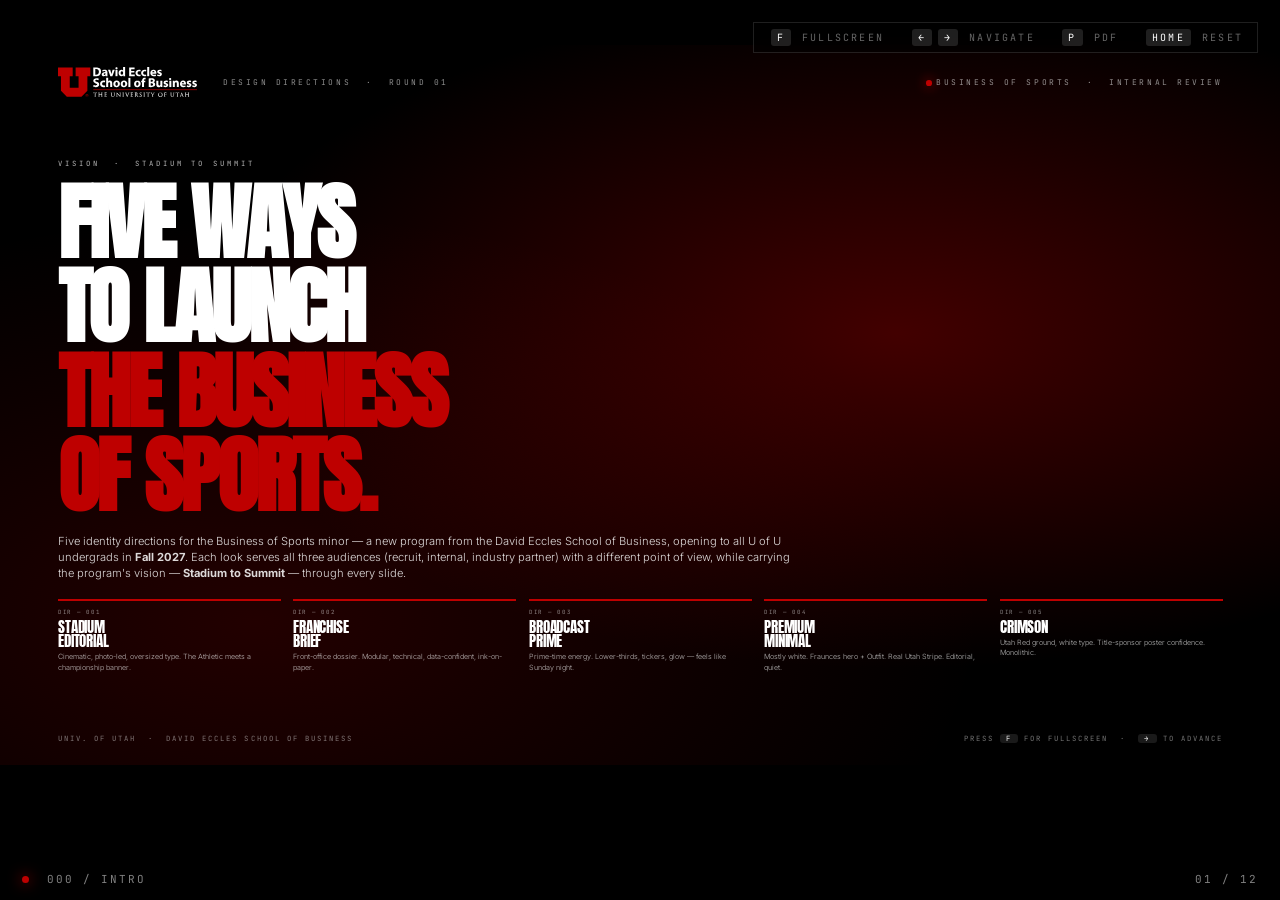
<file: concepts/index.html>
<!DOCTYPE html>
<html lang="en">
<head>
<meta charset="UTF-8" />
<meta name="viewport" content="width=device-width, initial-scale=1.0" />
<meta name="robots" content="noindex, nofollow" />
<title>THE BUSINESS OF SPORTS — Design Directions v1</title>
<link rel="icon" type="image/svg+xml" href="../_legacy/logos/desb_logo_2024_digital_verticalblack.svg" />
<link rel="preconnect" href="https://fonts.googleapis.com" />
<link rel="preconnect" href="https://fonts.gstatic.com" crossorigin />
<link href="https://fonts.googleapis.com/css2?family=Anton&family=Archivo+Black&family=Archivo:wght@400;500;600;700;800;900&family=Bebas+Neue&family=Fraunces:ital,opsz,wght@0,9..144,200..700;1,9..144,300..700&family=Inter:wght@300;400;500;600;700;800;900&family=JetBrains+Mono:wght@400;500;700&family=Oswald:wght@300;400;500;600;700&family=Outfit:wght@100;200;300;400;500;600;700;800;900&family=Source+Sans+3:ital,wght@0,200;0,300;0,400;0,500;0,600;0,700;1,300;1,400&display=swap" rel="stylesheet" />
<style>
  /* ============================================================
     THE BUSINESS OF SPORTS — DESIGN DIRECTIONS COMP
     Three concepts, two slides each, presentation-grade.
     Brand: Utah Red #BE0000 | Black | White
     Press F for full screen. Arrow keys / space / clicker advance.
     ============================================================ */

  :root {
    --utah-red: #BE0000;
    --utah-red-bright: #E60012;
    --utah-red-deep: #7A0000;
    --ink: #0A0A0A;
    --ink-soft: #141414;
    --bone: #F4F1EC;
    --paper: #FFFFFF;
    --steel: #1C1C1C;
    --steel-mid: #2A2A2A;
    --steel-light: #6B6B6B;
    --line: rgba(255,255,255,0.14);
    --line-dark: rgba(0,0,0,0.12);

    --f-display: 'Anton', 'Oswald', Impact, sans-serif;
    --f-display-2: 'Archivo Black', 'Archivo', system-ui, sans-serif;
    --f-condensed: 'Oswald', 'Archivo Narrow', sans-serif;
    --f-cinema: 'Bebas Neue', 'Oswald', sans-serif;
    --f-body: 'Inter', system-ui, -apple-system, sans-serif;
    --f-mono: 'JetBrains Mono', ui-monospace, monospace;
    /* Premium Minimal direction.
       - Hero/giant display: Fraunces (variable editorial serif with optical sizing axis;
         designed to feel elegant at large display sizes).
       - Secondary/body/labels: Outfit (closest Google match to Utah's Iskra brand display). */
    --f-premium-hero: 'Fraunces', 'Source Serif 4', 'GT Sectra', Georgia, serif;
    --f-premium: 'Outfit', 'Iskra', 'Open Sauce Sans', system-ui, sans-serif;
    --f-premium-body: 'Source Sans 3', 'Open Sauce Sans', 'Myriad Pro', system-ui, sans-serif;
  }

  *,*::before,*::after { box-sizing: border-box; margin: 0; padding: 0; }
  html, body { width: 100%; height: 100%; overflow: hidden; background: #000; color: var(--paper); font-family: var(--f-body); -webkit-font-smoothing: antialiased; }

  /* ---------- DECK STAGE ---------- */
  .deck {
    position: fixed; inset: 0;
    display: grid;
    place-items: center;
    background: #000;
  }

  .stage {
    position: relative;
    aspect-ratio: 16 / 9;
    width: 100vw;
    max-width: calc(100vh * 16 / 9);
    height: 100vh;
    max-height: calc(100vw * 9 / 16);
    overflow: hidden;
    background: #000;
    container-type: size;
    container-name: slide;
    box-shadow: 0 30px 80px rgba(0,0,0,0.5);
  }

  .slide {
    position: absolute; inset: 0;
    opacity: 0;
    pointer-events: none;
    transition: opacity 600ms cubic-bezier(.22,1,.36,1);
    overflow: hidden;
  }
  .slide.active { opacity: 1; pointer-events: auto; z-index: 2; }

  /* ---------- HUD ---------- */
  .hud {
    position: fixed; left: 0; right: 0; bottom: 0;
    display: flex; justify-content: space-between; align-items: center;
    padding: 14px 22px;
    font-family: var(--f-mono);
    font-size: 11px;
    letter-spacing: 0.18em;
    color: rgba(255,255,255,0.5);
    pointer-events: none;
    z-index: 50;
    mix-blend-mode: difference;
  }
  .hud .hud-left, .hud .hud-right { display: flex; gap: 18px; align-items: center; }
  .hud .pip { display: inline-block; width: 7px; height: 7px; border-radius: 50%; background: var(--utah-red); box-shadow: 0 0 14px var(--utah-red); }
  .hud .progress-bar {
    position: fixed; top: 0; left: 0; height: 2px; width: 0%;
    background: linear-gradient(90deg, var(--utah-red), var(--utah-red-bright));
    transition: width 600ms cubic-bezier(.22,1,.36,1);
    z-index: 60;
  }

  .help {
    position: fixed; right: 22px; top: 22px;
    font-family: var(--f-mono);
    font-size: 10px;
    letter-spacing: 0.22em;
    color: rgba(255,255,255,0.4);
    text-transform: uppercase;
    background: rgba(0,0,0,0.35);
    padding: 8px 14px;
    border: 1px solid rgba(255,255,255,0.12);
    backdrop-filter: blur(8px);
    z-index: 60;
    transition: opacity .6s;
  }
  .help.fade { opacity: 0; }
  .help kbd {
    font-family: var(--f-mono);
    background: rgba(255,255,255,0.12);
    padding: 2px 6px;
    border-radius: 3px;
    color: var(--paper);
    margin: 0 3px;
  }

  /* ---------- ARRIVE ANIMATIONS ---------- */
  [data-anim] { opacity: 0; will-change: transform, opacity, clip-path; }
  .active [data-anim="rise"]      { animation: rise .9s .15s cubic-bezier(.22,1,.36,1) forwards; }
  .active [data-anim="rise-2"]    { animation: rise .9s .35s cubic-bezier(.22,1,.36,1) forwards; }
  .active [data-anim="rise-3"]    { animation: rise .9s .55s cubic-bezier(.22,1,.36,1) forwards; }
  .active [data-anim="rise-4"]    { animation: rise .9s .75s cubic-bezier(.22,1,.36,1) forwards; }
  .active [data-anim="rise-5"]    { animation: rise .9s .95s cubic-bezier(.22,1,.36,1) forwards; }
  .active [data-anim="fade"]      { animation: fade 1.2s .2s ease forwards; }
  .active [data-anim="fade-2"]    { animation: fade 1.2s .5s ease forwards; }
  .active [data-anim="fade-3"]    { animation: fade 1.2s .8s ease forwards; }
  .active [data-anim="reveal"]    { animation: reveal 1.1s .15s cubic-bezier(.65,0,.35,1) forwards; }
  .active [data-anim="reveal-2"]  { animation: reveal 1.1s .35s cubic-bezier(.65,0,.35,1) forwards; }
  .active [data-anim="reveal-3"]  { animation: reveal 1.1s .55s cubic-bezier(.65,0,.35,1) forwards; }
  .active [data-anim="reveal-4"]  { animation: reveal 1.1s .75s cubic-bezier(.65,0,.35,1) forwards; }
  .active [data-anim="zoom"]      { animation: zoomBleed 6s .1s ease-out forwards; }
  .active [data-anim="ticker"]    { animation: tick 14s 1s linear infinite; }
  .active [data-anim="bar"]       { animation: barGrow 1.4s .4s cubic-bezier(.7,0,.2,1) forwards; }
  .active [data-anim="bar-2"]     { animation: barGrow 1.4s .6s cubic-bezier(.7,0,.2,1) forwards; }
  .active [data-anim="bar-3"]     { animation: barGrow 1.4s .8s cubic-bezier(.7,0,.2,1) forwards; }
  .active [data-anim="bar-4"]     { animation: barGrow 1.4s 1.0s cubic-bezier(.7,0,.2,1) forwards; }
  .active [data-anim="glow"]      { animation: glow 2.4s .8s ease-in-out forwards; }
  .active [data-anim="count"]     { animation: count 1.5s .4s cubic-bezier(.22,1,.36,1) forwards; }

  @keyframes rise {
    from { opacity: 0; transform: translateY(40px); }
    to   { opacity: 1; transform: translateY(0); }
  }
  @keyframes fade { from { opacity: 0; } to { opacity: 1; } }
  @keyframes reveal {
    from { opacity: 1; clip-path: inset(0 100% 0 0); transform: translateY(8px); }
    to   { opacity: 1; clip-path: inset(0 0 0 0); transform: translateY(0); }
  }
  @keyframes zoomBleed {
    from { transform: scale(1.12); opacity: 0; }
    to   { transform: scale(1); opacity: 1; }
  }
  @keyframes tick {
    from { transform: translateX(0); }
    to   { transform: translateX(-50%); }
  }
  @keyframes barGrow {
    from { transform: scaleX(0); }
    to   { transform: scaleX(1); }
  }
  @keyframes glow {
    0%   { opacity: 0; filter: blur(40px); transform: scale(.8); }
    60%  { opacity: 1; filter: blur(0); transform: scale(1.02); }
    100% { opacity: 1; filter: blur(0); transform: scale(1); }
  }
  @keyframes count {
    from { opacity: 0; transform: translateY(20px) scale(.96); letter-spacing: -.05em; }
    to   { opacity: 1; transform: translateY(0) scale(1); letter-spacing: -.04em; }
  }
  @keyframes pulseRed {
    0%, 100% { box-shadow: 0 0 0 0 rgba(190,0,0,0.6); }
    50%      { box-shadow: 0 0 0 14px rgba(190,0,0,0); }
  }
  @keyframes broadcastSweep {
    0%   { transform: translateX(-100%); }
    100% { transform: translateX(120%); }
  }

  /* ---------- COMMON DECK ELEMENTS ---------- */
  .eccles-mark { display: inline-block; height: 4.2cqh; width: auto; }
  .eccles-mark img, .eccles-mark svg { height: 100%; width: auto; display: block; }

  .meta-tag {
    font-family: var(--f-mono);
    font-size: 1.0cqh;
    letter-spacing: 0.32em;
    text-transform: uppercase;
    color: rgba(255,255,255,0.55);
  }

  .red-dot { display: inline-block; width: 0.8cqh; height: 0.8cqh; border-radius: 50%; background: var(--utah-red); box-shadow: 0 0 12px var(--utah-red); vertical-align: middle; margin-right: 0.6cqh; }

  /* =================================================================
     INTRO SLIDE 0
     ================================================================= */
  .slide-intro {
    background: #000;
    display: grid;
    grid-template-rows: auto 1fr auto;
    padding: 3cqh 4.5cqw;
  }
  .slide-intro::before {
    content: ""; position: absolute; inset: 0;
    background:
      radial-gradient(ellipse at 70% 40%, rgba(190,0,0,0.35), transparent 55%),
      radial-gradient(ellipse at 20% 80%, rgba(190,0,0,0.18), transparent 50%);
    z-index: 0;
  }
  .slide-intro > * { position: relative; z-index: 1; }
  .slide-intro .topbar { display: flex; justify-content: space-between; align-items: center; }
  .slide-intro .topbar .brand-stack { display: flex; gap: 2cqw; align-items: center; }
  .slide-intro .topbar .meta-tag { font-size: 1.1cqh; }
  .slide-intro .body { display: grid; align-content: center; gap: 1.4cqh; }
  .slide-intro h1 {
    font-family: var(--f-display);
    font-size: 6.6cqw;
    line-height: 1.0;
    letter-spacing: -0.035em;
    color: var(--paper);
    text-transform: uppercase;
  }
  .slide-intro h1 .red { color: var(--utah-red); }
  .slide-intro .kicker {
    font-family: var(--f-mono);
    font-size: 1.0cqh;
    letter-spacing: 0.42em;
    color: rgba(255,255,255,0.7);
    text-transform: uppercase;
    margin-bottom: 0.4cqh;
  }
  .slide-intro .sub {
    font-family: var(--f-body);
    font-weight: 300;
    font-size: 1.55cqh;
    max-width: 58cqw;
    line-height: 1.45;
    color: rgba(255,255,255,0.85);
    margin-top: 0.6cqh;
  }
  .slide-intro .three-up {
    display: grid; grid-template-columns: repeat(5, 1fr); gap: 1cqw;
    margin-top: 1cqh;
  }
  .slide-intro .three-up .card {
    border-top: 2px solid var(--utah-red);
    padding-top: 1.0cqh;
  }
  .slide-intro .three-up .card .num {
    font-family: var(--f-mono);
    font-size: 0.8cqh;
    letter-spacing: 0.3em;
    color: rgba(255,255,255,0.5);
    margin-bottom: 0.5cqh;
  }
  .slide-intro .three-up .card .name {
    font-family: var(--f-display);
    font-size: 2.1cqh;
    text-transform: uppercase;
    letter-spacing: -0.01em;
    line-height: 0.95;
  }
  .slide-intro .three-up .card .blurb {
    margin-top: 0.5cqh;
    font-family: var(--f-body);
    font-weight: 300;
    font-size: 1.0cqh;
    line-height: 1.45;
    color: rgba(255,255,255,0.7);
  }
  .slide-intro .footer-row {
    display: flex; justify-content: space-between; align-items: flex-end;
    font-family: var(--f-mono);
    font-size: 1cqh;
    letter-spacing: 0.28em;
    color: rgba(255,255,255,0.45);
    text-transform: uppercase;
  }

  /* =================================================================
     ============ LOOK 1 — STADIUM EDITORIAL =========================
     Aesthetic: cinematic full-bleed photo, oversized editorial type,
     deep blacks, Utah Red as accent, generous negative space.
     ================================================================= */

  /* --- L1 Slide 1.1 — COVER --- */
  .l1-cover {
    background: #000;
    display: grid;
    grid-template-rows: auto 1fr auto;
  }
  .l1-cover .photo {
    position: absolute; inset: 0;
    background-image:
      linear-gradient(180deg, rgba(0,0,0,0.55) 0%, rgba(0,0,0,0.2) 40%, rgba(0,0,0,0.85) 100%),
      linear-gradient(90deg, rgba(0,0,0,0.65) 0%, rgba(0,0,0,0) 50%),
      url('../_legacy/img/10152022_uu_fb_utah-utes-vs.-usc-hd-edits-58-1.jpg');
    background-size: cover;
    background-position: center 35%;
    filter: contrast(1.08) saturate(1.05);
    z-index: 0;
  }
  .l1-cover .photo::after {
    content: "";
    position: absolute; inset: 0;
    background: radial-gradient(ellipse at 30% 60%, rgba(190,0,0,0.18), transparent 55%);
    mix-blend-mode: screen;
  }
  .l1-cover .topbar, .l1-cover .midbar, .l1-cover .bottombar { position: relative; z-index: 2; }
  .l1-cover .topbar {
    display: flex; justify-content: space-between; align-items: center;
    padding: 4cqh 5cqw 0;
  }
  .l1-cover .topbar .meta-tag .red-dot { animation: pulseRed 2.4s infinite; }
  .l1-cover .midbar {
    display: grid;
    align-content: end;
    padding: 0 5cqw 0;
  }
  .l1-cover .midbar .eyebrow {
    font-family: var(--f-mono);
    font-size: 1.1cqh;
    letter-spacing: 0.45em;
    color: var(--utah-red-bright);
    text-transform: uppercase;
    margin-bottom: 2cqh;
    text-shadow: 0 0 24px rgba(230,0,18,0.5);
  }
  .l1-cover .midbar h1 {
    font-family: var(--f-display);
    font-size: 13cqw;
    line-height: 0.92;
    letter-spacing: -0.04em;
    text-transform: uppercase;
    color: var(--paper);
  }
  .l1-cover .midbar h1 .red { color: var(--utah-red); }
  .l1-cover .midbar h1 .ghost {
    -webkit-text-stroke: 2px var(--paper);
    color: transparent;
  }
  .l1-cover .bottombar {
    display: grid;
    grid-template-columns: 1fr auto 1fr;
    align-items: end;
    gap: 3cqw;
    padding: 0 5cqw 4cqh;
  }
  .l1-cover .tagline {
    font-family: var(--f-condensed);
    font-weight: 500;
    font-size: 2.2cqh;
    letter-spacing: 0.16em;
    text-transform: uppercase;
    color: var(--paper);
    line-height: 1.1;
    max-width: 30cqw;
  }
  .l1-cover .tagline .accent {
    color: var(--utah-red-bright);
  }
  .l1-cover .rule {
    width: 8cqw; height: 1px; background: var(--paper); opacity: 0.5;
    transform-origin: left;
  }
  .l1-cover .credit {
    text-align: right;
    font-family: var(--f-mono);
    font-size: 0.95cqh;
    letter-spacing: 0.3em;
    color: rgba(255,255,255,0.55);
    text-transform: uppercase;
    line-height: 1.7;
  }
  .l1-cover .credit .strong { color: var(--paper); }

  /* --- L1 Slide 1.2 — THE OPPORTUNITY (editorial split) --- */
  .l1-opportunity {
    background: var(--bone);
    color: var(--ink);
    display: grid;
    grid-template-columns: 1.05fr 1fr;
  }
  .l1-opportunity .photo {
    position: relative;
    background-image:
      linear-gradient(180deg, rgba(0,0,0,0.0) 50%, rgba(0,0,0,0.55) 100%),
      url('../_legacy/img/gymnastics-vs-lsu-120.jpg');
    background-size: cover;
    background-position: center;
    overflow: hidden;
  }
  .l1-opportunity .photo::after {
    content: ""; position: absolute; inset: 0;
    background: linear-gradient(135deg, rgba(190,0,0,0.18), transparent 60%);
    mix-blend-mode: multiply;
  }
  .l1-opportunity .photo .caption {
    position: absolute; left: 3cqw; bottom: 3cqh; right: 3cqw;
    font-family: var(--f-mono);
    font-size: 1.0cqh;
    letter-spacing: 0.25em;
    color: rgba(255,255,255,0.8);
    text-transform: uppercase;
    display: flex; justify-content: space-between;
  }
  .l1-opportunity .content {
    padding: 6cqh 4.5cqw;
    display: grid;
    grid-template-rows: auto 1fr auto;
    gap: 2cqh;
    position: relative;
  }
  .l1-opportunity .content::before {
    content: ""; position: absolute; left: 0; top: 6cqh; bottom: 6cqh;
    width: 2px; background: var(--utah-red);
  }
  .l1-opportunity .eyebrow {
    font-family: var(--f-mono);
    font-size: 1.05cqh;
    letter-spacing: 0.4em;
    color: var(--utah-red);
    text-transform: uppercase;
    padding-left: 2cqw;
  }
  .l1-opportunity .stat-cluster { padding-left: 2cqw; }
  .l1-opportunity .stat-big {
    font-family: var(--f-display);
    font-size: 17cqh;
    line-height: 0.85;
    letter-spacing: -0.05em;
    color: var(--ink);
    text-transform: uppercase;
  }
  .l1-opportunity .stat-big .unit {
    font-family: var(--f-display);
    font-size: 7cqh;
    vertical-align: top;
    color: var(--utah-red);
    margin-left: 0.4cqw;
    line-height: 1;
  }
  .l1-opportunity h2 {
    font-family: var(--f-display);
    font-size: 5cqh;
    line-height: 0.92;
    text-transform: uppercase;
    letter-spacing: -0.015em;
    color: var(--ink);
    padding-left: 2cqw;
    margin-top: 2cqh;
  }
  .l1-opportunity .body {
    font-family: var(--f-body);
    font-weight: 400;
    font-size: 1.7cqh;
    line-height: 1.55;
    color: var(--steel-mid);
    padding-left: 2cqw;
    max-width: 38cqw;
    margin-top: 1cqh;
  }
  .l1-opportunity .stat-row {
    display: grid; grid-template-columns: 1fr 1fr 1fr;
    gap: 2cqw;
    padding-left: 2cqw;
    padding-top: 2cqh;
    border-top: 1px solid var(--line-dark);
  }
  .l1-opportunity .stat-row .cell .n {
    font-family: var(--f-display);
    font-size: 4.5cqh;
    line-height: 1;
    color: var(--ink);
    letter-spacing: -0.02em;
  }
  .l1-opportunity .stat-row .cell .n .red { color: var(--utah-red); }
  .l1-opportunity .stat-row .cell .l {
    font-family: var(--f-mono);
    font-size: 0.95cqh;
    letter-spacing: 0.22em;
    color: var(--steel-light);
    text-transform: uppercase;
    margin-top: 0.6cqh;
    line-height: 1.4;
  }
  .l1-opportunity .footer {
    display: flex; justify-content: space-between; align-items: center;
    padding-top: 2cqh;
    border-top: 1px solid var(--line-dark);
    font-family: var(--f-mono);
    font-size: 0.95cqh;
    letter-spacing: 0.3em;
    color: var(--steel-light);
    text-transform: uppercase;
    padding-left: 2cqw;
  }
  .l1-opportunity .footer .eccles-mark { height: 3.4cqh; }

  /* =================================================================
     ============ LOOK 2 — FRANCHISE BRIEF ==========================
     Aesthetic: dossier / front-office / analytics. Modular grid,
     monospace metadata, technical confidence, ink-on-paper with
     red as a data accent.
     ================================================================= */

  /* --- L2 Slide 2.1 — COVER (dossier) --- */
  .l2-cover {
    background: var(--bone);
    color: var(--ink);
    display: grid;
    grid-template-rows: auto 1fr auto;
    padding: 4cqh 4.5cqw;
  }
  .l2-cover::before {
    content: "";
    position: absolute; inset: 4cqh 4.5cqw;
    background-image:
      linear-gradient(to right, rgba(0,0,0,0.04) 1px, transparent 1px),
      linear-gradient(to bottom, rgba(0,0,0,0.04) 1px, transparent 1px);
    background-size: calc(100cqw / 12) calc(100cqh / 8);
    pointer-events: none;
    z-index: 0;
  }
  .l2-cover > * { position: relative; z-index: 1; }
  .l2-cover .topbar {
    display: flex; justify-content: space-between; align-items: center;
    padding-bottom: 2cqh;
    border-bottom: 2px solid var(--ink);
  }
  .l2-cover .topbar .lockup {
    display: flex; gap: 2cqw; align-items: center;
    font-family: var(--f-mono);
    font-size: 1.1cqh;
    letter-spacing: 0.32em;
    text-transform: uppercase;
    color: var(--ink);
  }
  .l2-cover .topbar .lockup .file {
    background: var(--ink); color: var(--paper);
    padding: 0.4cqh 0.8cqw;
    font-weight: 700;
  }
  .l2-cover .topbar .stamp {
    display: flex; gap: 1.2cqw; align-items: center;
    font-family: var(--f-mono);
    font-size: 1.0cqh;
    letter-spacing: 0.28em;
    text-transform: uppercase;
  }
  .l2-cover .topbar .stamp .red-box {
    background: var(--utah-red);
    color: var(--paper);
    padding: 0.4cqh 0.9cqw;
    letter-spacing: 0.3em;
    font-weight: 700;
  }

  .l2-cover .midbar {
    display: grid;
    grid-template-columns: 1.6fr 1fr;
    gap: 4cqw;
    padding: 4cqh 0 0;
    align-content: start;
  }
  .l2-cover .midbar .left { display: grid; gap: 3cqh; align-content: end; }
  .l2-cover .midbar .eyebrow {
    font-family: var(--f-mono);
    font-size: 1.0cqh;
    letter-spacing: 0.45em;
    color: var(--utah-red);
    text-transform: uppercase;
  }
  .l2-cover .midbar h1 {
    font-family: var(--f-display-2);
    font-size: 8cqw;
    line-height: 0.94;
    letter-spacing: -0.025em;
    text-transform: uppercase;
    color: var(--ink);
  }
  .l2-cover .midbar h1 .underline {
    background: var(--utah-red);
    color: var(--paper);
    padding: 0 0.4cqw 0.4cqh;
    display: inline-block;
    line-height: 0.86;
  }
  .l2-cover .midbar .right {
    display: grid;
    grid-template-rows: repeat(4, auto);
    gap: 1.4cqh;
    align-self: end;
    border-left: 2px solid var(--ink);
    padding-left: 2cqw;
  }
  .l2-cover .midbar .right .row {
    display: grid;
    grid-template-columns: 9cqw 1fr;
    gap: 1cqw;
    align-items: baseline;
    border-bottom: 1px solid var(--line-dark);
    padding-bottom: 1.2cqh;
  }
  .l2-cover .midbar .right .row:last-child { border-bottom: 0; }
  .l2-cover .midbar .right .row .k {
    font-family: var(--f-mono);
    font-size: 0.95cqh;
    letter-spacing: 0.28em;
    color: var(--steel-light);
    text-transform: uppercase;
  }
  .l2-cover .midbar .right .row .v {
    font-family: var(--f-condensed);
    font-weight: 600;
    font-size: 2cqh;
    color: var(--ink);
    text-transform: uppercase;
    letter-spacing: 0.04em;
    line-height: 1.1;
  }
  .l2-cover .midbar .right .row .v .pill {
    background: var(--utah-red);
    color: var(--paper);
    padding: 0.2cqh 0.6cqw;
    font-family: var(--f-mono);
    font-size: 0.95cqh;
    letter-spacing: 0.18em;
    margin-left: 0.4cqw;
    vertical-align: middle;
  }

  .l2-cover .bottombar {
    display: grid;
    grid-template-columns: auto 1fr auto;
    gap: 3cqw;
    align-items: end;
    padding-top: 2cqh;
    border-top: 2px solid var(--ink);
  }
  .l2-cover .tagline-block { display: grid; gap: 0.4cqh; }
  .l2-cover .tagline-block .k {
    font-family: var(--f-mono);
    font-size: 0.9cqh;
    letter-spacing: 0.3em;
    color: var(--steel-light);
    text-transform: uppercase;
  }
  .l2-cover .tagline-block .v {
    font-family: var(--f-display-2);
    font-size: 2.4cqh;
    text-transform: uppercase;
    letter-spacing: -0.005em;
    color: var(--ink);
    line-height: 1;
  }
  .l2-cover .barcode-block {
    text-align: right;
    font-family: var(--f-mono);
    font-size: 0.9cqh;
    letter-spacing: 0.28em;
    color: var(--steel-light);
    text-transform: uppercase;
    line-height: 1.7;
  }
  .l2-cover .barcode-block .strong { color: var(--ink); }

  .l2-cover .barcode {
    display: flex;
    gap: 2px;
    height: 2.4cqh;
    margin-bottom: 0.6cqh;
    justify-content: flex-end;
  }
  .l2-cover .barcode i {
    display: block;
    background: var(--ink);
    width: 2px;
    height: 100%;
  }
  .l2-cover .barcode i:nth-child(3n) { height: 70%; align-self: flex-end; }
  .l2-cover .barcode i:nth-child(4n) { width: 4px; }
  .l2-cover .barcode i:nth-child(7n) { background: var(--utah-red); }

  /* --- L2 Slide 2.2 — PROGRAM OVERVIEW (tracks) --- */
  .l2-program {
    background: var(--bone);
    color: var(--ink);
    display: grid;
    grid-template-rows: auto 1fr auto;
    padding: 4cqh 4.5cqw;
  }
  .l2-program .topbar {
    display: flex; justify-content: space-between; align-items: center;
    padding-bottom: 2cqh;
    border-bottom: 2px solid var(--ink);
  }
  .l2-program .topbar .left {
    display: flex; gap: 1.6cqw; align-items: center;
    font-family: var(--f-mono);
    font-size: 1cqh;
    letter-spacing: 0.32em;
    text-transform: uppercase;
    color: var(--ink);
  }
  .l2-program .topbar .left .file {
    background: var(--ink); color: var(--paper);
    padding: 0.4cqh 0.8cqw;
  }
  .l2-program .topbar h2 {
    font-family: var(--f-display-2);
    font-size: 2.4cqh;
    text-transform: uppercase;
    letter-spacing: -0.005em;
    line-height: 1;
    white-space: nowrap;
  }
  .l2-program .topbar h2 .red { color: var(--utah-red); }

  .l2-program .tracks {
    display: grid;
    grid-template-columns: repeat(4, 1fr);
    gap: 1.4cqw;
    padding: 3cqh 0;
  }
  .l2-program .track {
    display: grid;
    grid-template-rows: auto auto 1fr auto;
    gap: 1.6cqh;
    padding: 2cqh 1.4cqw;
    background: var(--paper);
    border: 1px solid var(--line-dark);
    position: relative;
    overflow: hidden;
  }
  .l2-program .track::before {
    content: "";
    position: absolute; left: 0; top: 0; bottom: 0;
    width: 6px;
    background: var(--utah-red);
  }
  .l2-program .track .label {
    font-family: var(--f-mono);
    font-size: 0.9cqh;
    letter-spacing: 0.32em;
    color: var(--steel-light);
    text-transform: uppercase;
  }
  .l2-program .track .num {
    font-family: var(--f-display-2);
    font-size: 7.5cqh;
    line-height: 0.85;
    letter-spacing: -0.04em;
    color: var(--ink);
  }
  .l2-program .track .num .slash { color: var(--utah-red); }
  .l2-program .track .name {
    font-family: var(--f-display-2);
    font-size: 2.4cqh;
    text-transform: uppercase;
    letter-spacing: -0.005em;
    line-height: 1;
    color: var(--ink);
  }
  .l2-program .track .body {
    font-family: var(--f-body);
    font-weight: 400;
    font-size: 1.35cqh;
    line-height: 1.5;
    color: var(--steel-mid);
  }
  .l2-program .track .courses {
    border-top: 1px solid var(--line-dark);
    padding-top: 1.2cqh;
    display: grid;
    gap: 0.5cqh;
  }
  .l2-program .track .courses .row {
    display: grid;
    grid-template-columns: 4cqw 1fr;
    gap: 0.6cqw;
    font-family: var(--f-mono);
    font-size: 1.0cqh;
    letter-spacing: 0.04em;
    color: var(--ink);
  }
  .l2-program .track .courses .row .c {
    color: var(--steel-light);
    letter-spacing: 0.2em;
  }
  .l2-program .track .courses .row .t {
    text-transform: uppercase;
    letter-spacing: 0.12em;
    color: var(--ink);
  }

  .l2-program .footer-row {
    display: grid;
    grid-template-columns: auto 1fr auto;
    gap: 3cqw;
    align-items: end;
    padding-top: 2cqh;
    border-top: 2px solid var(--ink);
  }
  .l2-program .footer-row .summary {
    display: grid;
    grid-template-columns: repeat(4, auto);
    gap: 2.4cqw;
  }
  .l2-program .footer-row .summary .cell .n {
    font-family: var(--f-display-2);
    font-size: 3.6cqh;
    line-height: 0.9;
    color: var(--ink);
    letter-spacing: -0.02em;
  }
  .l2-program .footer-row .summary .cell .n .red { color: var(--utah-red); }
  .l2-program .footer-row .summary .cell .l {
    font-family: var(--f-mono);
    font-size: 0.9cqh;
    letter-spacing: 0.26em;
    color: var(--steel-light);
    text-transform: uppercase;
    margin-top: 0.5cqh;
  }
  .l2-program .footer-row .right-end {
    font-family: var(--f-mono);
    font-size: 0.9cqh;
    letter-spacing: 0.28em;
    color: var(--steel-light);
    text-transform: uppercase;
    text-align: right;
    line-height: 1.7;
  }
  .l2-program .footer-row .right-end .strong { color: var(--ink); }

  /* =================================================================
     ============ LOOK 3 — BROADCAST PRIME ===========================
     Aesthetic: prime-time broadcast intro. Cinematic photography,
     lower-thirds, ticker, glow, red as broadcast accent. Motion.
     ================================================================= */

  /* --- L3 Slide 3.1 — COVER (broadcast open) --- */
  .l3-cover {
    background: #000;
    color: var(--paper);
    overflow: hidden;
  }
  .l3-cover .photo {
    position: absolute; inset: 0;
    background-image:
      linear-gradient(to right, rgba(0,0,0,0.85) 0%, rgba(0,0,0,0.4) 35%, rgba(0,0,0,0.4) 65%, rgba(0,0,0,0.85) 100%),
      linear-gradient(to bottom, rgba(0,0,0,0.6) 0%, rgba(0,0,0,0.2) 50%, rgba(0,0,0,0.9) 100%),
      url('../_legacy/img/10152022_uu_fb_utah-utes-vs.-usc-hd-edits-29.jpg');
    background-size: cover;
    background-position: center 40%;
    filter: contrast(1.12) saturate(0.95);
  }
  .l3-cover .photo::after {
    content: ""; position: absolute; inset: 0;
    background: radial-gradient(ellipse at center, rgba(190,0,0,0.35), transparent 60%);
    mix-blend-mode: screen;
  }
  .l3-cover .scanlines {
    position: absolute; inset: 0;
    background: repeating-linear-gradient(
      to bottom,
      rgba(255,255,255,0) 0px,
      rgba(255,255,255,0) 3px,
      rgba(255,255,255,0.025) 3px,
      rgba(255,255,255,0.025) 4px
    );
    mix-blend-mode: screen;
    pointer-events: none;
    z-index: 3;
  }
  .l3-cover .vignette-sweep {
    position: absolute; inset: 0;
    background: linear-gradient(90deg, transparent, rgba(190,0,0,0.18), transparent);
    transform: translateX(-100%);
    animation: broadcastSweep 7s ease-in-out infinite;
    pointer-events: none;
    z-index: 3;
  }
  .l3-cover .liveband {
    position: absolute;
    top: 4cqh; left: 4cqw;
    display: flex; gap: 1.2cqw; align-items: center;
    font-family: var(--f-mono);
    font-size: 1.1cqh;
    letter-spacing: 0.3em;
    text-transform: uppercase;
    color: var(--paper);
    z-index: 4;
  }
  .l3-cover .liveband .live {
    background: var(--utah-red);
    color: var(--paper);
    padding: 0.5cqh 1cqw;
    font-weight: 700;
    letter-spacing: 0.32em;
    box-shadow: 0 0 24px rgba(190,0,0,0.7);
    animation: pulseRed 2s infinite;
  }
  .l3-cover .topright {
    position: absolute;
    top: 4cqh; right: 4cqw;
    text-align: right;
    z-index: 4;
  }
  .l3-cover .topright .ts {
    font-family: var(--f-mono);
    font-size: 1cqh;
    letter-spacing: 0.32em;
    color: rgba(255,255,255,0.7);
    text-transform: uppercase;
  }
  .l3-cover .topright .city {
    font-family: var(--f-cinema);
    font-size: 2.4cqh;
    letter-spacing: 0.18em;
    color: var(--paper);
    margin-top: 0.4cqh;
    text-shadow: 0 0 20px rgba(0,0,0,0.6);
  }

  .l3-cover .center {
    position: absolute; inset: 0;
    display: grid;
    place-content: center;
    text-align: center;
    z-index: 4;
    padding: 0 5cqw;
  }
  .l3-cover .center .preheader {
    font-family: var(--f-mono);
    font-size: 1.2cqh;
    letter-spacing: 0.55em;
    color: var(--utah-red-bright);
    text-transform: uppercase;
    margin-bottom: 2.2cqh;
    text-shadow: 0 0 24px rgba(230,0,18,0.6);
  }
  .l3-cover h1 {
    font-family: var(--f-cinema);
    font-size: 11.5cqw;
    line-height: 0.92;
    letter-spacing: 0.02em;
    color: var(--paper);
    text-transform: uppercase;
    text-shadow:
      0 0 60px rgba(190,0,0,0.45),
      0 0 12px rgba(255,255,255,0.2);
  }
  .l3-cover h1 .of { color: var(--utah-red-bright); font-style: italic; padding: 0 0.4cqw; }
  .l3-cover .center .sub {
    font-family: var(--f-mono);
    font-size: 1.2cqh;
    letter-spacing: 0.45em;
    color: rgba(255,255,255,0.85);
    text-transform: uppercase;
    margin-top: 2.4cqh;
  }
  .l3-cover .center .sub .sep { color: var(--utah-red); margin: 0 0.8cqw; }

  /* Lower-third broadcast bar */
  .l3-cover .lowerthird {
    position: absolute;
    left: 0; right: 0; bottom: 6cqh;
    z-index: 4;
    display: grid;
    grid-template-columns: auto 1fr auto;
    align-items: center;
    padding: 0 4cqw;
    gap: 2cqw;
  }
  .l3-cover .lowerthird .tag {
    background: var(--utah-red);
    padding: 1cqh 1.6cqw;
    box-shadow: 0 0 30px rgba(190,0,0,0.6);
    display: grid;
    gap: 0.4cqh;
  }
  .l3-cover .lowerthird .tag .label {
    font-family: var(--f-mono);
    font-size: 0.9cqh;
    letter-spacing: 0.4em;
    color: rgba(255,255,255,0.8);
    text-transform: uppercase;
  }
  .l3-cover .lowerthird .tag .v {
    font-family: var(--f-cinema);
    font-size: 2cqh;
    letter-spacing: 0.06em;
    color: var(--paper);
    text-transform: uppercase;
  }
  .l3-cover .lowerthird .line {
    height: 2px;
    background: linear-gradient(90deg, transparent, var(--utah-red), transparent);
  }
  .l3-cover .lowerthird .credits {
    font-family: var(--f-mono);
    font-size: 0.95cqh;
    letter-spacing: 0.32em;
    color: rgba(255,255,255,0.8);
    text-transform: uppercase;
    text-align: right;
  }
  .l3-cover .ticker {
    position: absolute;
    left: 0; right: 0; bottom: 0;
    z-index: 5;
    background: var(--ink);
    border-top: 2px solid var(--utah-red);
    overflow: hidden;
    height: 4.4cqh;
    display: flex;
    align-items: center;
  }
  .l3-cover .ticker .strip {
    display: flex;
    gap: 4cqw;
    white-space: nowrap;
    padding-left: 4cqw;
    will-change: transform;
  }
  .l3-cover .ticker .strip span {
    font-family: var(--f-mono);
    font-size: 1.1cqh;
    letter-spacing: 0.32em;
    color: rgba(255,255,255,0.8);
    text-transform: uppercase;
    display: inline-flex;
    align-items: center;
    gap: 1cqw;
  }
  .l3-cover .ticker .strip span::before {
    content: "";
    display: inline-block;
    width: 0.6cqh; height: 0.6cqh;
    background: var(--utah-red);
    border-radius: 50%;
  }

  /* --- L3 Slide 3.2 — INDUSTRY PARTNER VALUE --- */
  .l3-partner {
    background: #000;
    color: var(--paper);
    overflow: hidden;
  }
  .l3-partner .photo {
    position: absolute; inset: 0;
    background-image:
      linear-gradient(110deg, rgba(0,0,0,0.96) 0%, rgba(0,0,0,0.65) 45%, rgba(0,0,0,0.25) 100%),
      linear-gradient(180deg, rgba(0,0,0,0) 50%, rgba(0,0,0,0.85) 100%),
      url('../_legacy/img/football-statue-7.jpg');
    background-size: cover;
    background-position: right center;
    filter: contrast(1.12) saturate(0.95);
  }
  .l3-partner .scanlines {
    position: absolute; inset: 0;
    background: repeating-linear-gradient(
      to bottom,
      rgba(255,255,255,0) 0px,
      rgba(255,255,255,0) 3px,
      rgba(255,255,255,0.025) 3px,
      rgba(255,255,255,0.025) 4px
    );
    mix-blend-mode: screen;
    pointer-events: none;
  }
  .l3-partner .topbar {
    position: absolute; top: 4cqh; left: 4cqw; right: 4cqw;
    z-index: 3;
    display: flex; justify-content: space-between; align-items: center;
  }
  .l3-partner .topbar .lockup {
    display: flex; gap: 1cqw; align-items: center;
    font-family: var(--f-mono);
    font-size: 1.05cqh;
    letter-spacing: 0.32em;
    text-transform: uppercase;
    color: rgba(255,255,255,0.85);
  }
  .l3-partner .topbar .lockup .seg {
    background: var(--utah-red);
    color: var(--paper);
    padding: 0.5cqh 1cqw;
    font-weight: 700;
    box-shadow: 0 0 24px rgba(190,0,0,0.55);
  }
  .l3-partner .topbar .right { font-family: var(--f-mono); font-size: 1cqh; letter-spacing: 0.32em; color: rgba(255,255,255,0.6); text-transform: uppercase; }

  .l3-partner .grid {
    position: absolute; inset: 12cqh 4cqw 12cqh 4cqw;
    z-index: 3;
    display: grid;
    grid-template-columns: 1.1fr 1fr;
    gap: 4cqw;
    align-items: center;
  }
  .l3-partner .grid .lede { display: grid; gap: 2.4cqh; align-content: center; }
  .l3-partner .grid .lede .eyebrow {
    font-family: var(--f-mono);
    font-size: 1.1cqh;
    letter-spacing: 0.45em;
    color: var(--utah-red-bright);
    text-transform: uppercase;
    text-shadow: 0 0 18px rgba(230,0,18,0.45);
  }
  .l3-partner .grid .lede h2 {
    font-family: var(--f-cinema);
    font-size: 7.4cqh;
    line-height: 0.92;
    letter-spacing: 0.02em;
    text-transform: uppercase;
    color: var(--paper);
    text-shadow: 0 0 40px rgba(190,0,0,0.35);
  }
  .l3-partner .grid .lede h2 .pop { color: var(--utah-red-bright); }
  .l3-partner .grid .lede .body {
    font-family: var(--f-body);
    font-weight: 300;
    font-size: 1.7cqh;
    line-height: 1.55;
    color: rgba(255,255,255,0.85);
    max-width: 40cqw;
  }

  .l3-partner .pipeline {
    display: grid;
    gap: 1.2cqh;
    align-content: center;
  }
  .l3-partner .pipeline .row {
    display: grid;
    grid-template-columns: 3.4cqw 1fr auto;
    gap: 1.4cqw;
    align-items: center;
    padding: 1.4cqh 1.6cqw;
    background: rgba(0,0,0,0.55);
    border: 1px solid rgba(255,255,255,0.1);
    backdrop-filter: blur(8px);
    position: relative;
    overflow: hidden;
  }
  .l3-partner .pipeline .row::before {
    content: "";
    position: absolute; left: 0; top: 0; bottom: 0; width: 3px;
    background: var(--utah-red);
    box-shadow: 0 0 14px var(--utah-red);
  }
  .l3-partner .pipeline .row .n {
    font-family: var(--f-cinema);
    font-size: 3.4cqh;
    letter-spacing: 0.04em;
    color: var(--utah-red-bright);
    line-height: 1;
  }
  .l3-partner .pipeline .row .name {
    font-family: var(--f-cinema);
    font-size: 2.3cqh;
    letter-spacing: 0.08em;
    text-transform: uppercase;
    color: var(--paper);
    line-height: 1.1;
  }
  .l3-partner .pipeline .row .name .sub {
    display: block;
    font-family: var(--f-body);
    font-weight: 400;
    font-size: 1.2cqh;
    letter-spacing: 0.02em;
    text-transform: none;
    color: rgba(255,255,255,0.7);
    margin-top: 0.3cqh;
  }
  .l3-partner .pipeline .row .bar {
    width: 7cqw;
    height: 6px;
    background: rgba(255,255,255,0.12);
    position: relative;
    overflow: hidden;
  }
  .l3-partner .pipeline .row .bar i {
    position: absolute; inset: 0;
    background: linear-gradient(90deg, var(--utah-red), var(--utah-red-bright));
    transform-origin: left;
    transform: scaleX(0);
  }

  .l3-partner .lowerthird {
    position: absolute; left: 0; right: 0; bottom: 4.4cqh;
    z-index: 4;
    display: grid;
    grid-template-columns: auto 1fr auto;
    align-items: center;
    padding: 0 4cqw;
    gap: 2cqw;
  }
  .l3-partner .lowerthird .tag {
    background: var(--paper);
    color: var(--ink);
    padding: 1cqh 1.4cqw;
    display: grid;
    gap: 0.3cqh;
  }
  .l3-partner .lowerthird .tag .label {
    font-family: var(--f-mono);
    font-size: 0.9cqh;
    letter-spacing: 0.4em;
    color: var(--utah-red);
    text-transform: uppercase;
  }
  .l3-partner .lowerthird .tag .v {
    font-family: var(--f-cinema);
    font-size: 2cqh;
    letter-spacing: 0.06em;
    text-transform: uppercase;
  }
  .l3-partner .lowerthird .line { height: 2px; background: linear-gradient(90deg, transparent, var(--utah-red), transparent); }
  .l3-partner .lowerthird .right {
    font-family: var(--f-mono);
    font-size: 0.95cqh;
    letter-spacing: 0.3em;
    color: rgba(255,255,255,0.75);
    text-transform: uppercase;
    text-align: right;
  }
  .l3-partner .ticker {
    position: absolute;
    left: 0; right: 0; bottom: 0;
    z-index: 5;
    background: var(--ink);
    border-top: 2px solid var(--utah-red);
    overflow: hidden;
    height: 3.6cqh;
    display: flex;
    align-items: center;
  }
  .l3-partner .ticker .strip {
    display: flex; gap: 4cqw; white-space: nowrap; padding-left: 4cqw; will-change: transform;
  }
  .l3-partner .ticker .strip span {
    font-family: var(--f-mono);
    font-size: 1cqh;
    letter-spacing: 0.32em;
    color: rgba(255,255,255,0.75);
    text-transform: uppercase;
    display: inline-flex; align-items: center; gap: 1cqw;
  }
  .l3-partner .ticker .strip span::before {
    content: ""; display: inline-block; width: 0.5cqh; height: 0.5cqh; background: var(--utah-red); border-radius: 50%;
  }

  /* =================================================================
     OUTRO — Decision screen
     ================================================================= */
  .slide-outro {
    background: #000;
    color: var(--paper);
    display: grid;
    grid-template-rows: auto 1fr auto;
    padding: 4cqh 4.5cqw;
    overflow: hidden;
  }
  .slide-outro::before {
    content: "";
    position: absolute; inset: 0;
    background:
      radial-gradient(ellipse at 50% 50%, rgba(190,0,0,0.22), transparent 55%);
  }
  .slide-outro > * { position: relative; z-index: 1; }
  .slide-outro .topbar { display: flex; justify-content: space-between; align-items: center; }
  .slide-outro .topbar .meta-tag { font-size: 1.1cqh; }
  .slide-outro .body { display: grid; align-content: center; gap: 3cqh; }
  .slide-outro h2 {
    font-family: var(--f-display);
    font-size: 9cqw;
    line-height: 1.0;
    letter-spacing: -0.035em;
    text-transform: uppercase;
  }
  .slide-outro h2 .red { color: var(--utah-red); }
  .slide-outro .picker {
    display: grid;
    grid-template-columns: repeat(5, 1fr);
    gap: 1cqw;
    margin-top: 1cqh;
  }
  .slide-outro .pick {
    border: 1px solid rgba(255,255,255,0.18);
    padding: 2cqh 1.4cqw 2cqh;
    background: rgba(255,255,255,0.025);
    display: grid;
    gap: 1cqh;
    position: relative;
    overflow: hidden;
  }
  .slide-outro .pick::after {
    content: "";
    position: absolute; left: 0; right: 0; top: 0;
    height: 4px; background: var(--utah-red);
  }
  .slide-outro .pick .label {
    font-family: var(--f-mono);
    font-size: 0.95cqh;
    letter-spacing: 0.32em;
    color: rgba(255,255,255,0.55);
    text-transform: uppercase;
  }
  .slide-outro .pick .name {
    font-family: var(--f-display);
    font-size: 2.5cqh;
    line-height: 0.95;
    text-transform: uppercase;
    letter-spacing: -0.01em;
  }
  .slide-outro .pick .tag {
    font-family: var(--f-condensed);
    font-weight: 500;
    font-size: 1.15cqh;
    letter-spacing: 0.12em;
    text-transform: uppercase;
    color: var(--utah-red-bright);
    line-height: 1.3;
  }
  .slide-outro .pick .blurb {
    font-family: var(--f-body);
    font-weight: 300;
    font-size: 1.1cqh;
    line-height: 1.5;
    color: rgba(255,255,255,0.75);
  }
  .slide-outro .footer-row {
    display: flex; justify-content: space-between; align-items: end;
    font-family: var(--f-mono);
    font-size: 1cqh;
    letter-spacing: 0.28em;
    color: rgba(255,255,255,0.5);
    text-transform: uppercase;
  }

  /* =================================================================
     ============ LOOK 4 — PREMIUM MINIMAL ===========================
     Aesthetic: 90%+ white, generous negative space, black primary,
     Utah Red ONLY for accents. Utah Stripe as the signature device.
     Apple keynote × Bloomberg Businessweek × luxury sports brand.
     ================================================================= */

  /* The official Utah Stripe — four equal horizontal red bars with
     transparent gaps (the U of U Athletics stripe motif).
     7 equal segments: 4 bars + 3 gaps. Uses currentColor so the same
     element can render red (default), white (on Crimson direction), or
     any other color via a parent / utility class. */
  .utah-stripe {
    display: block;
    width: 100%;
    height: 4.4cqh;
    color: var(--utah-red);
    background:
      linear-gradient(
        to bottom,
        currentColor 0% 14.28%,
        transparent  14.28% 28.57%,
        currentColor 28.57% 42.85%,
        transparent  42.85% 57.14%,
        currentColor 57.14% 71.42%,
        transparent  71.42% 85.71%,
        currentColor 85.71% 100%
      );
  }
  .utah-stripe.thin  { height: 3.2cqh; }
  .utah-stripe.thick { height: 6cqh; }
  .utah-stripe.white { color: var(--paper); }
  .utah-stripe svg, .utah-stripe use { display: none; }

  /* --- L4 Slide 4.1 — COVER (Premium Minimal — Myriad-class type) --- */
  .l4-cover {
    background: var(--paper);
    color: var(--ink);
    display: grid;
    grid-template-rows: auto 1fr auto;
    padding: 3.5cqh 4.5cqw;
  }
  .l4-cover .topbar {
    display: flex; justify-content: space-between; align-items: center;
    padding-bottom: 2cqh;
  }
  .l4-cover .topbar .meta {
    font-family: var(--f-premium);
    font-weight: 600;
    font-size: 1.1cqh;
    letter-spacing: 0.38em;
    color: var(--steel-light);
    text-transform: uppercase;
  }
  .l4-cover .topbar .meta .accent {
    color: var(--utah-red);
    font-weight: 700;
  }
  .l4-cover .topbar .eccles-mark { height: 3.6cqh; }

  .l4-cover .body {
    display: grid;
    grid-template-columns: 1.55fr 1fr;
    gap: 4cqw;
    align-items: center;
  }
  .l4-cover .body .lede { display: grid; gap: 3cqh; align-content: center; }
  .l4-cover .body .lede .eyebrow {
    font-family: var(--f-premium);
    font-weight: 600;
    font-size: 1.15cqh;
    letter-spacing: 0.4em;
    color: var(--utah-red);
    text-transform: uppercase;
    display: flex; gap: 1cqw; align-items: center;
  }
  .l4-cover .body .lede .eyebrow::after {
    content: "";
    display: block;
    flex: 1;
    height: 1px;
    background: var(--ink);
    opacity: 0.18;
  }
  .l4-cover .body h1 {
    font-family: var(--f-premium-hero);
    font-weight: 300;
    font-size: 8.4cqw;
    line-height: 1.04;
    letter-spacing: -0.015em;
    word-spacing: 0.04em;
    color: var(--ink);
    font-variation-settings: "opsz" 144;
  }
  .l4-cover .body h1 .red { color: var(--utah-red); font-weight: 500; font-style: italic; }
  .l4-cover .body h1 .light {
    font-family: var(--f-premium-hero);
    font-weight: 300;
    font-style: italic;
    color: var(--steel-light);
  }
  .l4-cover .body .signature {
    font-family: var(--f-premium);
    font-weight: 400;
    font-size: 1.85cqh;
    line-height: 1.55;
    color: var(--steel-mid);
    max-width: 38cqw;
  }
  .l4-cover .body .signature strong {
    color: var(--ink);
    font-weight: 600;
  }

  .l4-cover .body .photo-card {
    position: relative;
    aspect-ratio: 3 / 4;
    max-height: 62cqh;
    background-image:
      linear-gradient(180deg, rgba(0,0,0,0.0) 60%, rgba(0,0,0,0.55) 100%),
      url('../_legacy/img/gymnastics-vs-lsu-120.jpg');
    background-size: cover;
    background-position: center 30%;
    overflow: hidden;
    border: 1px solid rgba(0,0,0,0.08);
  }
  .l4-cover .body .photo-card::before {
    content: "";
    position: absolute; left: 0; top: 0; bottom: 0;
    width: 3px;
    background: var(--utah-red);
    z-index: 2;
  }
  .l4-cover .body .photo-card .photo-meta {
    position: absolute; left: 1.4cqw; right: 1.4cqw; bottom: 1.4cqh;
    display: flex; justify-content: space-between; align-items: end;
    font-family: var(--f-premium);
    font-weight: 600;
    font-size: 0.95cqh;
    letter-spacing: 0.28em;
    color: rgba(255,255,255,0.92);
    text-transform: uppercase;
    z-index: 2;
  }
  .l4-cover .body .photo-card .photo-meta .frame-num {
    font-family: var(--f-premium);
    font-weight: 300;
    font-size: 3.2cqh;
    letter-spacing: -0.02em;
    color: var(--paper);
  }

  /* Stripe band uses real Utah Stripe (4 horizontal bars) flanking center text */
  .l4-cover .stripe-band {
    display: grid;
    grid-template-columns: 1fr auto 1fr;
    gap: 2cqw;
    align-items: center;
    padding: 1.8cqh 0;
    margin-top: 1.5cqh;
    border-top: 1px solid rgba(0,0,0,0.08);
    border-bottom: 1px solid rgba(0,0,0,0.08);
  }
  .l4-cover .stripe-band .stripe-text {
    font-family: var(--f-premium);
    font-weight: 500;
    font-size: 1.3cqh;
    letter-spacing: 0.5em;
    color: var(--ink);
    text-transform: uppercase;
    text-align: center;
  }
  .l4-cover .stripe-band .stripe-text .red { color: var(--utah-red); margin: 0 0.4cqw; }

  .l4-cover .footer-row {
    display: grid;
    grid-template-columns: 1fr auto 1fr;
    gap: 2cqw;
    align-items: end;
    padding-top: 2.4cqh;
  }
  .l4-cover .footer-row .credit-l, .l4-cover .footer-row .credit-r {
    font-family: var(--f-premium);
    font-weight: 500;
    font-size: 1.05cqh;
    letter-spacing: 0.28em;
    color: var(--steel-light);
    text-transform: uppercase;
    line-height: 1.7;
  }
  .l4-cover .footer-row .credit-r { text-align: right; }
  .l4-cover .footer-row .credit-l .strong, .l4-cover .footer-row .credit-r .strong { color: var(--ink); font-weight: 700; }
  .l4-cover .footer-row .mark-center { display: flex; align-items: center; gap: 1.2cqw; }
  .l4-cover .footer-row .mark-center .eccles-mark { height: 3cqh; }
  .l4-cover .footer-row .mark-center .ascent {
    font-family: var(--f-premium);
    font-weight: 300;
    font-style: italic;
    font-size: 1.5cqh;
    color: var(--ink);
    border-left: 1px solid rgba(0,0,0,0.18);
    padding-left: 1.2cqw;
    line-height: 1;
  }

  /* --- L4 Slide 4.2 — VISION (Stadium to Summit — Myriad-class type) --- */
  .l4-vision {
    background: var(--paper);
    color: var(--ink);
    display: grid;
    grid-template-rows: auto auto auto 1fr auto;
    padding: 4cqh 5cqw;
  }
  .l4-vision .topbar {
    display: flex; justify-content: space-between; align-items: center;
    padding-bottom: 1.4cqh;
    border-bottom: 1px solid rgba(0,0,0,0.12);
  }
  .l4-vision .topbar .crumb {
    font-family: var(--f-premium);
    font-weight: 600;
    font-size: 1.1cqh;
    letter-spacing: 0.3em;
    color: var(--steel-light);
    text-transform: uppercase;
  }
  .l4-vision .topbar .crumb .accent { color: var(--utah-red); }
  .l4-vision .topbar .eccles-mark { height: 3.2cqh; }

  .l4-vision .hero {
    padding: 3cqh 0 2cqh;
    max-width: 90cqw;
  }
  .l4-vision .hero .label {
    font-family: var(--f-premium);
    font-weight: 600;
    font-size: 1.1cqh;
    letter-spacing: 0.5em;
    color: var(--utah-red);
    text-transform: uppercase;
    margin-bottom: 1.6cqh;
  }
  .l4-vision .hero h2 {
    font-family: var(--f-premium-hero);
    font-weight: 300;
    font-size: 8cqw;
    line-height: 1.04;
    letter-spacing: -0.012em;
    word-spacing: 0.05em;
    color: var(--ink);
    font-variation-settings: "opsz" 144;
  }
  .l4-vision .hero h2 .accent { color: var(--utah-red); font-weight: 500; font-style: italic; }
  .l4-vision .hero .dek {
    margin-top: 1.8cqh;
    font-family: var(--f-premium);
    font-weight: 400;
    font-size: 1.9cqh;
    line-height: 1.5;
    color: var(--steel-mid);
    max-width: 60cqw;
  }
  .l4-vision .hero .dek strong { color: var(--ink); font-weight: 600; }

  /* Stripe divider uses the real Utah Stripe — 4 horizontal bars */
  .l4-vision .stripe-divider {
    display: grid;
    grid-template-columns: 1fr auto 1fr;
    gap: 2cqw;
    align-items: center;
    margin: 1cqh 0 2cqh;
  }
  .l4-vision .stripe-divider .tag {
    font-family: var(--f-premium);
    font-weight: 500;
    font-size: 1.2cqh;
    letter-spacing: 0.45em;
    color: var(--ink);
    text-transform: uppercase;
    white-space: nowrap;
  }
  .l4-vision .stripe-divider .tag .red { color: var(--utah-red); }

  .l4-vision .three {
    display: grid;
    grid-template-columns: repeat(3, 1fr);
    gap: 3cqw;
    align-content: center;
  }
  .l4-vision .three .reason {
    display: grid;
    gap: 1.2cqh;
    align-content: start;
    padding-top: 1.6cqh;
    border-top: 1px solid rgba(0,0,0,0.18);
    position: relative;
  }
  .l4-vision .three .reason::before {
    content: "";
    position: absolute; left: 0; top: -1px;
    width: 6cqw; height: 2px;
    background: var(--utah-red);
  }
  .l4-vision .three .reason .num {
    font-family: var(--f-premium);
    font-weight: 600;
    font-size: 1.05cqh;
    letter-spacing: 0.35em;
    color: var(--utah-red);
    text-transform: uppercase;
  }
  .l4-vision .three .reason h3 {
    font-family: var(--f-premium);
    font-weight: 400;
    font-size: 2.6cqh;
    line-height: 1.22;
    letter-spacing: 0;
    word-spacing: 0.08em;
    color: var(--ink);
  }
  .l4-vision .three .reason h3 .accent { color: var(--utah-red); font-weight: 600; font-style: italic; }
  .l4-vision .three .reason p {
    font-family: var(--f-premium);
    font-weight: 400;
    font-size: 1.55cqh;
    line-height: 1.55;
    color: var(--steel-mid);
  }
  .l4-vision .three .reason p strong { color: var(--ink); font-weight: 600; }

  .l4-vision .footer-row {
    display: grid;
    grid-template-columns: 1fr auto 1fr;
    gap: 2cqw;
    align-items: center;
    padding-top: 2cqh;
    border-top: 1px solid rgba(0,0,0,0.12);
    margin-top: 1.4cqh;
  }
  .l4-vision .footer-row .credit-l, .l4-vision .footer-row .credit-r {
    font-family: var(--f-premium);
    font-weight: 500;
    font-size: 1.0cqh;
    letter-spacing: 0.3em;
    color: var(--steel-light);
    text-transform: uppercase;
  }
  .l4-vision .footer-row .credit-r { text-align: right; }
  .l4-vision .footer-row .credit-l .strong, .l4-vision .footer-row .credit-r .strong { color: var(--ink); font-weight: 700; }
  .l4-vision .footer-row .ascent {
    font-family: var(--f-premium);
    font-weight: 300;
    font-style: italic;
    font-size: 1.5cqh;
    color: var(--ink);
    text-align: center;
  }

  /* =================================================================
     ============ LOOK 5 — CRIMSON (RED/WHITE SPLIT) ================
     Red dominant + white panels. Cover is vertical split (red hero
     left, white photo + content right). Vision is red header band
     above a white content card. More balanced than monolithic red.
     ================================================================= */

  /* --- L5 Slide 5.1 — COVER (red/white vertical split) --- */
  .l5-cover {
    display: grid;
    grid-template-columns: 1.25fr 1fr;
    overflow: hidden;
  }
  .l5-cover .red-pane {
    background: var(--utah-red);
    color: var(--paper);
    display: grid;
    grid-template-rows: auto 1fr auto;
    padding: 3.5cqh 3.5cqw 3.5cqh 4cqw;
    position: relative;
  }
  .l5-cover .red-pane::before {
    content: "";
    position: absolute; inset: 0;
    background:
      radial-gradient(ellipse at 85% 0%, rgba(255,255,255,0.08), transparent 55%),
      radial-gradient(ellipse at 15% 100%, rgba(0,0,0,0.18), transparent 55%);
    pointer-events: none;
  }
  .l5-cover .red-pane > * { position: relative; z-index: 1; }

  .l5-cover .white-pane {
    background: var(--paper);
    color: var(--ink);
    display: grid;
    grid-template-rows: auto 1fr auto;
    padding: 3.5cqh 3.5cqw 3.5cqh 3cqw;
  }

  /* Shared top bars */
  .l5-cover .topbar { display: flex; justify-content: space-between; align-items: center; }
  .l5-cover .red-pane .topbar .meta {
    font-family: var(--f-mono);
    font-size: 1cqh;
    letter-spacing: 0.4em;
    color: rgba(255,255,255,0.9);
    text-transform: uppercase;
    display: flex; gap: 0.8cqw; align-items: center;
  }
  .l5-cover .red-pane .topbar .meta::before {
    content: "";
    display: inline-block;
    width: 0.7cqh; height: 0.7cqh;
    background: var(--paper);
    border-radius: 50%;
    box-shadow: 0 0 10px rgba(255,255,255,0.5);
  }
  .l5-cover .red-pane .topbar .eccles-mark { height: 3.4cqh; }

  .l5-cover .white-pane .topbar .label {
    font-family: var(--f-mono);
    font-size: 1cqh;
    letter-spacing: 0.4em;
    color: var(--utah-red);
    text-transform: uppercase;
    font-weight: 700;
  }
  .l5-cover .white-pane .topbar .meta {
    font-family: var(--f-mono);
    font-size: 0.95cqh;
    letter-spacing: 0.32em;
    color: var(--steel-light);
    text-transform: uppercase;
  }

  /* Hero on the red pane */
  .l5-cover .red-pane .hero {
    display: grid;
    align-content: center;
    gap: 2cqh;
  }
  .l5-cover .red-pane .hero .eyebrow {
    font-family: var(--f-mono);
    font-size: 1.05cqh;
    letter-spacing: 0.5em;
    color: rgba(255,255,255,0.9);
    text-transform: uppercase;
  }
  .l5-cover .red-pane .hero h1 {
    font-family: var(--f-display);
    font-size: 12cqw;
    line-height: 0.92;
    letter-spacing: -0.035em;
    color: var(--paper);
    text-transform: uppercase;
  }
  .l5-cover .red-pane .hero h1 .outline {
    -webkit-text-stroke: 1.4px var(--paper);
    color: transparent;
  }
  .l5-cover .red-pane .hero .tagline {
    font-family: var(--f-condensed);
    font-weight: 500;
    font-size: 1.5cqh;
    letter-spacing: 0.18em;
    line-height: 1.25;
    color: var(--paper);
    text-transform: uppercase;
  }
  .l5-cover .red-pane .hero .tagline .accent { color: rgba(255,255,255,0.7); }

  /* Photo card lives in the white pane */
  .l5-cover .white-pane .photo {
    position: relative;
    margin-top: 1.4cqh;
    background-image:
      linear-gradient(180deg, rgba(0,0,0,0) 60%, rgba(0,0,0,0.55) 100%),
      url('../_legacy/img/gymnastics-vs-lsu-120.jpg');
    background-size: cover;
    background-position: center 25%;
    overflow: hidden;
  }
  .l5-cover .white-pane .photo::before {
    content: "";
    position: absolute; left: 0; top: 0; bottom: 0;
    width: 5px; background: var(--utah-red);
  }
  .l5-cover .white-pane .photo .photo-meta {
    position: absolute; left: 1.2cqw; right: 1.2cqw; bottom: 1.2cqh;
    display: flex; justify-content: space-between; align-items: end;
    font-family: var(--f-mono);
    font-size: 0.85cqh;
    letter-spacing: 0.28em;
    color: rgba(255,255,255,0.95);
    text-transform: uppercase;
  }
  .l5-cover .white-pane .photo .frame-num {
    font-family: var(--f-display);
    font-size: 2.8cqh;
    letter-spacing: -0.02em;
    color: var(--paper);
  }

  /* Footers on each pane */
  .l5-cover .red-pane .footer { display: grid; gap: 1cqh; padding-top: 1.4cqh; border-top: 1px solid rgba(255,255,255,0.22); }
  .l5-cover .red-pane .footer .credits {
    font-family: var(--f-mono);
    font-size: 0.95cqh;
    letter-spacing: 0.3em;
    color: rgba(255,255,255,0.75);
    text-transform: uppercase;
    line-height: 1.7;
  }
  .l5-cover .red-pane .footer .credits .strong { color: var(--paper); font-weight: 700; }

  .l5-cover .white-pane .footer {
    display: grid;
    gap: 0.8cqh;
    padding-top: 1.4cqh;
    border-top: 1px solid rgba(0,0,0,0.12);
  }
  .l5-cover .white-pane .footer .ascent {
    font-family: var(--f-body);
    font-weight: 300;
    font-style: italic;
    font-size: 1.4cqh;
    color: var(--ink);
    text-align: right;
  }
  .l5-cover .white-pane .footer .credits {
    font-family: var(--f-mono);
    font-size: 0.95cqh;
    letter-spacing: 0.3em;
    color: var(--steel-light);
    text-transform: uppercase;
    text-align: right;
    line-height: 1.7;
  }
  .l5-cover .white-pane .footer .credits .strong { color: var(--ink); font-weight: 700; }

  /* --- L5 Slide 5.2 — VISION (red header + white content card) --- */
  .l5-vision {
    display: grid;
    grid-template-rows: auto 1fr;
    background: var(--paper);
    overflow: hidden;
  }
  .l5-vision .red-band {
    background: var(--utah-red);
    color: var(--paper);
    padding: 3.2cqh 4cqw;
    display: grid;
    gap: 2cqh;
    position: relative;
  }
  .l5-vision .red-band::before {
    content: "";
    position: absolute; inset: 0;
    background: radial-gradient(ellipse at 70% 0%, rgba(255,255,255,0.08), transparent 55%);
    pointer-events: none;
  }
  .l5-vision .red-band > * { position: relative; z-index: 1; }

  .l5-vision .red-band .topbar {
    display: flex; justify-content: space-between; align-items: center;
  }
  .l5-vision .red-band .topbar .crumb {
    font-family: var(--f-mono);
    font-size: 1.05cqh;
    letter-spacing: 0.32em;
    color: rgba(255,255,255,0.85);
    text-transform: uppercase;
  }
  .l5-vision .red-band .topbar .crumb .accent { color: var(--paper); font-weight: 700; }
  .l5-vision .red-band .topbar .eccles-mark { height: 3.2cqh; }

  .l5-vision .red-band .hero { display: grid; gap: 1.2cqh; }
  .l5-vision .red-band .hero .label {
    font-family: var(--f-mono);
    font-size: 1.05cqh;
    letter-spacing: 0.5em;
    color: rgba(255,255,255,0.9);
    text-transform: uppercase;
  }
  .l5-vision .red-band .hero h2 {
    font-family: var(--f-display);
    font-size: 9.5cqw;
    line-height: 0.96;
    letter-spacing: -0.03em;
    color: var(--paper);
    text-transform: uppercase;
  }
  .l5-vision .red-band .hero h2 .outline {
    -webkit-text-stroke: 1.5px var(--paper);
    color: transparent;
  }

  .l5-vision .white-band {
    background: var(--paper);
    color: var(--ink);
    padding: 2.8cqh 4cqw 3cqh;
    display: grid;
    grid-template-rows: auto auto 1fr auto;
    gap: 1.6cqh;
  }
  .l5-vision .white-band .dek {
    font-family: var(--f-body);
    font-weight: 400;
    font-size: 1.75cqh;
    line-height: 1.5;
    color: var(--steel-mid);
    max-width: 70cqw;
  }
  .l5-vision .white-band .dek strong { color: var(--ink); font-weight: 600; }

  .l5-vision .white-band .stripe-divider {
    display: grid;
    grid-template-columns: 1fr auto 1fr;
    gap: 2cqw;
    align-items: center;
  }
  .l5-vision .white-band .stripe-divider .tag {
    font-family: var(--f-mono);
    font-weight: 500;
    font-size: 1.15cqh;
    letter-spacing: 0.45em;
    color: var(--ink);
    text-transform: uppercase;
    white-space: nowrap;
  }
  .l5-vision .white-band .stripe-divider .tag .red { color: var(--utah-red); }

  .l5-vision .white-band .three {
    display: grid;
    grid-template-columns: repeat(3, 1fr);
    gap: 2.5cqw;
    align-content: start;
  }
  .l5-vision .white-band .three .reason {
    display: grid;
    gap: 1cqh;
    padding-top: 1.2cqh;
    border-top: 2px solid var(--ink);
    position: relative;
  }
  .l5-vision .white-band .three .reason::before {
    content: "";
    position: absolute; left: 0; top: -2px;
    width: 6cqw; height: 2px;
    background: var(--utah-red);
  }
  .l5-vision .white-band .three .reason .num {
    font-family: var(--f-mono);
    font-weight: 700;
    font-size: 1cqh;
    letter-spacing: 0.35em;
    color: var(--utah-red);
    text-transform: uppercase;
  }
  .l5-vision .white-band .three .reason h3 {
    font-family: var(--f-display);
    font-size: 3.2cqh;
    line-height: 1.04;
    letter-spacing: -0.01em;
    text-transform: uppercase;
    color: var(--ink);
  }
  .l5-vision .white-band .three .reason h3 .red { color: var(--utah-red); }
  .l5-vision .white-band .three .reason p {
    font-family: var(--f-body);
    font-weight: 400;
    font-size: 1.45cqh;
    line-height: 1.55;
    color: var(--steel-mid);
  }
  .l5-vision .white-band .three .reason p strong { color: var(--ink); font-weight: 600; }

  .l5-vision .white-band .footer-row {
    display: grid;
    grid-template-columns: 1fr auto 1fr;
    gap: 2cqw;
    align-items: end;
    padding-top: 1.4cqh;
    border-top: 1px solid rgba(0,0,0,0.12);
  }
  .l5-vision .white-band .footer-row .credit-l,
  .l5-vision .white-band .footer-row .credit-r {
    font-family: var(--f-mono);
    font-size: 0.9cqh;
    letter-spacing: 0.3em;
    color: var(--steel-light);
    text-transform: uppercase;
    line-height: 1.7;
  }
  .l5-vision .white-band .footer-row .credit-r { text-align: right; }
  .l5-vision .white-band .footer-row .credit-l .strong,
  .l5-vision .white-band .footer-row .credit-r .strong { color: var(--ink); font-weight: 700; }
  .l5-vision .white-band .footer-row .ascent {
    font-family: var(--f-body);
    font-weight: 300;
    font-style: italic;
    font-size: 1.4cqh;
    color: var(--ink);
    text-align: center;
  }

  /* ---------- responsive guard ---------- */
  @media (max-aspect-ratio: 16/9) {
    .stage { width: 100vw; height: calc(100vw * 9 / 16); }
  }
  /* ---- PDF EXPORT ----------------------------------------------------
     These pages predate the shared engine and carried no print rules, so
     they exported as a single page. Ported from _engine/deck.v1.css: one
     slide per 13.333x7.5in page, arrival animations frozen finished,
     presenter chrome hidden. container-type is restated on .slide because
     the cq units resolve against the stage on screen, which is no longer
     the sizing box once slides become static blocks.
     -------------------------------------------------------------------- */
  @media print {
    @page { size: 13.333in 7.5in; margin: 0; }
    html, body { width: auto; height: auto; overflow: visible; background: #fff; }
    .deck-shell, .deck { position: static; display: block; place-items: initial; inset: auto; }
    .stage {
      position: static; width: auto; height: auto;
      max-width: none; max-height: none; aspect-ratio: auto;
      container-type: normal; box-shadow: none; overflow: visible;
    }
    .slide {
      position: relative; inset: auto;
      width: 13.333in; height: 7.5in;
      opacity: 1 !important; pointer-events: auto; transition: none;
      container-type: size; container-name: slide;
      overflow: hidden;
      break-after: page; page-break-after: always;
      -webkit-print-color-adjust: exact; print-color-adjust: exact;
    }
    .slide:last-child { break-after: auto; page-break-after: auto; }
    [data-anim] { opacity: 1 !important; transform: none !important; animation: none !important; }
    .hud, .progress-bar, .help { display: none !important; }
  }
</style>
</head>
<body>

<!-- =============================================================
     UTAH STRIPE — inline SVG (EPS won't render in browsers).
     Chevron motif that reads as Wasatch peaks / mountain skyline.
     Reusable via <svg class="utah-stripe"><use href="#stripe"/></svg>
     ============================================================ -->
<svg aria-hidden="true" style="position:absolute;width:0;height:0;overflow:hidden">
  <defs>
    <pattern id="stripe-chevron" x="0" y="0" width="12" height="10" patternUnits="userSpaceOnUse">
      <path d="M0 10 L6 0 L12 10 Z" fill="currentColor"/>
    </pattern>
    <symbol id="stripe" viewBox="0 0 240 10" preserveAspectRatio="none">
      <rect width="240" height="10" fill="url(#stripe-chevron)"/>
    </symbol>
  </defs>
</svg>

<div class="deck" id="deck">

  <div class="stage" id="stage">

    <!-- ===================== SLIDE 0 — INTRO ===================== -->
    <section class="slide slide-intro" data-section="000 / Intro">
      <div class="topbar">
        <div class="brand-stack">
          <img class="eccles-mark" src="../_legacy/logos/desb_logo_2024_digital_horizontalwhite.svg" alt="David Eccles School of Business" />
          <span class="meta-tag" data-anim="fade">DESIGN DIRECTIONS &nbsp;·&nbsp; ROUND 01</span>
        </div>
        <div class="meta-tag" data-anim="fade">
          <span class="red-dot"></span>BUSINESS OF SPORTS &nbsp;·&nbsp; INTERNAL REVIEW
        </div>
      </div>

      <div class="body">
        <div class="kicker" data-anim="rise">VISION &nbsp;·&nbsp; STADIUM TO SUMMIT</div>
        <h1 data-anim="rise-2">FIVE WAYS<br/>TO LAUNCH<br/><span class="red">THE BUSINESS<br/>OF SPORTS.</span></h1>
        <p class="sub" data-anim="rise-3">Five identity directions for the Business of Sports minor — a new program from the David Eccles School of Business, opening to all U of U undergrads in <strong>Fall 2027</strong>. Each look serves all three audiences (recruit, internal, industry partner) with a different point of view, while carrying the program's vision — <strong>Stadium to Summit</strong> — through every slide.</p>

        <div class="three-up">
          <div class="card" data-anim="rise-4">
            <div class="num">DIR — 001</div>
            <div class="name">STADIUM<br/>EDITORIAL</div>
            <div class="blurb">Cinematic, photo-led, oversized type. The Athletic meets a championship banner.</div>
          </div>
          <div class="card" data-anim="rise-4" style="animation-delay:.85s;">
            <div class="num">DIR — 002</div>
            <div class="name">FRANCHISE<br/>BRIEF</div>
            <div class="blurb">Front-office dossier. Modular, technical, data-confident, ink-on-paper.</div>
          </div>
          <div class="card" data-anim="rise-4" style="animation-delay:.95s;">
            <div class="num">DIR — 003</div>
            <div class="name">BROADCAST<br/>PRIME</div>
            <div class="blurb">Prime-time energy. Lower-thirds, tickers, glow — feels like Sunday night.</div>
          </div>
          <div class="card" data-anim="rise-4" style="animation-delay:1.05s;">
            <div class="num">DIR — 004</div>
            <div class="name">PREMIUM<br/>MINIMAL</div>
            <div class="blurb">Mostly white. Fraunces hero + Outfit. Real Utah Stripe. Editorial, quiet.</div>
          </div>
          <div class="card" data-anim="rise-4" style="animation-delay:1.15s;">
            <div class="num">DIR — 005</div>
            <div class="name">CRIMSON</div>
            <div class="blurb">Utah Red ground, white type. Title-sponsor poster confidence. Monolithic.</div>
          </div>
        </div>
      </div>

      <div class="footer-row">
        <span data-anim="fade-3">UNIV. OF UTAH &nbsp;·&nbsp; DAVID ECCLES SCHOOL OF BUSINESS</span>
        <span data-anim="fade-3">PRESS <kbd style="font-family:var(--f-mono);background:rgba(255,255,255,.1);padding:0 6px;border-radius:3px;color:var(--paper);">F</kbd> FOR FULLSCREEN &nbsp;·&nbsp; <kbd style="font-family:var(--f-mono);background:rgba(255,255,255,.1);padding:0 6px;border-radius:3px;color:var(--paper);">→</kbd> TO ADVANCE</span>
      </div>
    </section>

    <!-- ===================== LOOK 1 / SLIDE 1.1 — COVER (Stadium Editorial) ===================== -->
    <section class="slide l1-cover" data-section="DIR 001 · STADIUM EDITORIAL">
      <div class="photo" data-anim="zoom"></div>

      <div class="topbar">
        <span class="meta-tag"><span class="red-dot"></span>DIRECTION 001 &nbsp;·&nbsp; STADIUM EDITORIAL</span>
        <div class="eccles-mark"><img src="../_legacy/logos/desb_logo_2024_digital_horizontalwhite.svg" alt="DESB"/></div>
      </div>

      <div class="midbar">
        <div class="eyebrow" data-anim="reveal">— A NEW MINOR FROM THE DAVID ECCLES SCHOOL OF BUSINESS &nbsp;·&nbsp; FALL 2027</div>
        <h1 data-anim="reveal-2">
          <span>THE BUSINESS</span><br/>
          <span class="ghost">OF</span> <span class="red">SPORTS.</span>
        </h1>
      </div>

      <div class="bottombar">
        <div class="tagline" data-anim="rise-3">
          STADIUM TO <span class="accent">SUMMIT.</span><br/>
          BUILDING THE NEXT GENERATION<br/>OF SPORTS LEADERS.
        </div>
        <div class="rule" data-anim="reveal-3"></div>
        <div class="credit" data-anim="fade-3">
          DEPT. OF <span class="strong">ENTREPRENEURSHIP &amp; STRATEGY</span><br/>
          21 CR &nbsp;/&nbsp; <span class="strong">OPEN TO ALL UNDERGRADS</span><br/>
          ISSUE <span class="strong">04.26</span> &nbsp;·&nbsp; V1.0
        </div>
      </div>
    </section>

    <!-- ===================== LOOK 1 / SLIDE 1.2 — THE OPPORTUNITY ===================== -->
    <section class="slide l1-opportunity" data-section="DIR 001 · WHY WE CAN WIN">
      <div class="photo">
        <div class="caption">
          <span>UTAH ATHLETICS &nbsp;·&nbsp; PLACEHOLDER — RICE-ECCLES STADIUM</span>
          <span>PHOTO &nbsp;·&nbsp; UMC SOURCED</span>
        </div>
      </div>

      <div class="content">
        <div class="eyebrow" data-anim="reveal">— 02 &nbsp;·&nbsp; LANDSCAPE / WHY WE CAN WIN</div>

        <div class="stat-cluster">
          <div class="stat-big" data-anim="count">31<span class="unit">×</span></div>
          <h2 data-anim="rise-2">A foundation only this<br/>university can provide.</h2>
          <p class="body" data-anim="rise-3">Thirty-one championship teams. An AAU research university. Host of the 2002 Olympic and Paralympic Winter Games — and the <strong>2034 Games</strong>. A student body that comes to Utah for outdoor adventure and collegiate sport. No other school in the country sits where Utah sits. The Business of Sports minor is what happens when you put a top-15 athletic department and a top business school under one roof.</p>
        </div>

        <div class="stat-row">
          <div class="cell" data-anim="rise-4">
            <div class="n"><span class="red">2034</span></div>
            <div class="l">OLYMPIC &amp; PARALYMPIC<br/>WINTER GAMES — UTAH HOSTS</div>
          </div>
          <div class="cell" data-anim="rise-4" style="animation-delay:.85s;">
            <div class="n">30</div>
            <div class="l">U OF U ATHLETES COMPETING<br/>AT THE 2026 WINTER GAMES</div>
          </div>
          <div class="cell" data-anim="rise-4" style="animation-delay:.95s;">
            <div class="n"><span class="red">AAU</span></div>
            <div class="l">MEMBER — TOP TIER U.S. RESEARCH<br/>UNIVERSITY &nbsp;·&nbsp; MUSS-NATION READY</div>
          </div>
        </div>

        <div class="footer">
          <span>SECTION 02 &nbsp;·&nbsp; WHERE UNIVERSITY ASSETS MEET INDUSTRY OPPORTUNITY</span>
          <div class="eccles-mark"><img src="../_legacy/logos/desb_logo_2024_digital_horizontalblack.svg" alt="DESB"/></div>
        </div>
      </div>
    </section>

    <!-- ===================== LOOK 2 / SLIDE 2.1 — COVER (Franchise Brief) ===================== -->
    <section class="slide l2-cover" data-section="DIR 002 · FRANCHISE BRIEF">
      <div class="topbar">
        <div class="lockup">
          <span class="file">BRIEF · 002</span>
          <span data-anim="fade">DAVID ECCLES SCHOOL OF BUSINESS &nbsp;·&nbsp; OFFICE OF THE DEAN</span>
        </div>
        <div class="stamp">
          <span>CLASSIFICATION</span>
          <span class="red-box">PROPOSAL — INTERNAL REVIEW</span>
        </div>
      </div>

      <div class="midbar">
        <div class="left">
          <div class="eyebrow" data-anim="reveal">— FILE · BOS-MINOR-2027 / V1.0</div>
          <h1 data-anim="reveal-2">
            THE<br/>
            BUSINESS<br/>
            <span class="underline">OF SPORTS</span>
          </h1>
        </div>
        <div class="right">
          <div class="row" data-anim="rise-3">
            <div class="k">PROGRAM</div>
            <div class="v">ACADEMIC MINOR &nbsp;<span class="pill">21 CR</span></div>
          </div>
          <div class="row" data-anim="rise-3" style="animation-delay:.45s;">
            <div class="k">DEPARTMENT</div>
            <div class="v">ENTREPRENEURSHIP &amp; STRATEGY</div>
          </div>
          <div class="row" data-anim="rise-3" style="animation-delay:.55s;">
            <div class="k">LAUNCH</div>
            <div class="v">FALL 2027 &nbsp;<span class="pill">TARGET</span></div>
          </div>
          <div class="row" data-anim="rise-3" style="animation-delay:.65s;">
            <div class="k">AUDIENCE</div>
            <div class="v">UNDERGRAD &nbsp;·&nbsp; UNIVERSITY-WIDE</div>
          </div>
        </div>
      </div>

      <div class="bottombar">
        <div class="tagline-block" data-anim="rise-4">
          <div class="k">VISION — STADIUM TO SUMMIT</div>
          <div class="v">TRAINED IN BUSINESS. BUILT FOR SPORTS.</div>
        </div>
        <div></div>
        <div class="barcode-block" data-anim="fade-3">
          <div class="barcode">
            <i></i><i></i><i></i><i></i><i></i><i></i><i></i><i></i><i></i><i></i><i></i><i></i><i></i><i></i><i></i><i></i><i></i><i></i><i></i><i></i><i></i><i></i><i></i><i></i><i></i><i></i><i></i><i></i><i></i><i></i>
          </div>
          ISSUE <span class="strong">001</span> &nbsp;·&nbsp; <span class="strong">UTAH.EDU/BIZ-OF-SPORTS</span><br/>
          PREPARED BY <span class="strong">DESB STRATEGY OFFICE</span>
        </div>
      </div>
    </section>

    <!-- ===================== LOOK 2 / SLIDE 2.2 — PROGRAM OVERVIEW ===================== -->
    <section class="slide l2-program" data-section="DIR 002 · ANALYTICS · BRAND · EXPERIENCE">
      <div class="topbar">
        <div class="left">
          <span class="file">BRIEF · 002</span>
          <span>SECTION 04 &nbsp;·&nbsp; FOCUS / BUSINESS OF SPORTS THEMES</span>
        </div>
        <h2 data-anim="reveal">THREE<span class="red"> PILLARS.</span> ONE PROGRAM.</h2>
      </div>

      <div class="tracks">
        <div class="track" data-anim="rise">
          <div class="label">PILLAR</div>
          <div>
            <div class="num">01<span class="slash">/</span></div>
            <div class="name">ANALYTICS</div>
          </div>
          <div class="body"><strong>Transforming numbers into strategy.</strong> Sponsorship ROI, media rights valuation, fan intelligence, athlete analytics, and the data-driven decisions that run the modern front office.</div>
          <div class="courses">
            <div class="row"><span class="c">QAMO 3100</span><span class="t">Sports Analytics</span></div>
            <div class="row"><span class="c">MKTG 4780</span><span class="t">Media Rights Valuation</span></div>
            <div class="row"><span class="c">CORE</span><span class="t">Data-Driven Decisions</span></div>
          </div>
        </div>

        <div class="track" data-anim="rise" style="animation-delay:.55s;">
          <div class="label">PILLAR</div>
          <div>
            <div class="num">02<span class="slash">/</span></div>
            <div class="name">BRAND</div>
          </div>
          <div class="body"><strong>Where sports meets culture.</strong> Brand &amp; product development, storytelling &amp; activation, athlete brand management, and the cultural intersection that builds modern franchises.</div>
          <div class="courses">
            <div class="row"><span class="c">MKTG 3000</span><span class="t">Intro to Marketing</span></div>
            <div class="row"><span class="c">MKTG 4780</span><span class="t">Sports Marketing</span></div>
            <div class="row"><span class="c">ELEC</span><span class="t">Sports Media</span></div>
          </div>
        </div>

        <div class="track" data-anim="rise" style="animation-delay:.65s;">
          <div class="label">PILLAR</div>
          <div>
            <div class="num">03<span class="slash">/</span></div>
            <div class="name">EXPERIENCE</div>
          </div>
          <div class="body"><strong>From concept to legacy.</strong> Venue design, corporate partner integration, universal access, community impact, and the legacy-building operations behind world-class events.</div>
          <div class="courses">
            <div class="row"><span class="c">ELEC</span><span class="t">Event Mgmt &amp; Facility Ops</span></div>
            <div class="row"><span class="c">ELEC</span><span class="t">Intro to the Winter Olympics</span></div>
            <div class="row"><span class="c">ELEC</span><span class="t">Law &amp; Sports</span></div>
          </div>
        </div>

        <div class="track" data-anim="rise" style="animation-delay:.75s;">
          <div class="label">INTEGRATED ACROSS ALL COURSES</div>
          <div>
            <div class="num">+</div>
            <div class="name">CROSS-<br/>CUTTING<br/>THEMES</div>
          </div>
          <div class="body"><strong>Embedded in every course</strong> — so students don't take an "AI elective," they graduate fluent. Reinforced across contexts and applications.</div>
          <div class="courses">
            <div class="row"><span class="c">+ AI</span><span class="t">AI Fluent. Fundamentals Strong.</span></div>
            <div class="row"><span class="c">+ FAN</span><span class="t">Fan Engagement</span></div>
            <div class="row"><span class="c">+ SALES</span><span class="t">Sales Strategy</span></div>
          </div>
        </div>
      </div>

      <div class="footer-row">
        <div class="summary">
          <div class="cell" data-anim="rise-4">
            <div class="n">21<span class="red"> CR</span></div>
            <div class="l">TOTAL CREDITS</div>
          </div>
          <div class="cell" data-anim="rise-4" style="animation-delay:.85s;">
            <div class="n">9 + 3 + 9</div>
            <div class="l">CORE &nbsp;/&nbsp; EXPERIENTIAL &nbsp;/&nbsp; ELECTIVE</div>
          </div>
          <div class="cell" data-anim="rise-4" style="animation-delay:.95s;">
            <div class="n">1<span class="red"> CAPSTONE</span></div>
            <div class="l">INDUSTRY-PARTNERED</div>
          </div>
          <div class="cell" data-anim="rise-4" style="animation-delay:1.05s;">
            <div class="n">FALL<span class="red"> '27</span></div>
            <div class="l">PROGRAM OFFICIALLY LAUNCHES</div>
          </div>
        </div>
        <div class="right-end">
          <div style="margin-bottom:.6cqh;">FILE <span class="strong">BOS-MINOR / V1.0</span></div>
          PAGE <span class="strong">04 / 09</span>
        </div>
      </div>
    </section>

    <!-- ===================== LOOK 3 / SLIDE 3.1 — COVER (Broadcast Prime) ===================== -->
    <section class="slide l3-cover" data-section="DIR 003 · BROADCAST PRIME">
      <div class="photo" data-anim="zoom"></div>
      <div class="scanlines"></div>
      <div class="vignette-sweep"></div>

      <div class="liveband" data-anim="fade">
        <span class="live">● LIVE</span>
        <span>UTAH ATHLETICS &nbsp;·&nbsp; PRESENTED BY DESB</span>
      </div>

      <div class="topright" data-anim="fade">
        <div class="ts">FALL · 2027 · CHANNEL 001</div>
        <div class="city">SALT LAKE CITY</div>
      </div>

      <div class="center">
        <div class="preheader" data-anim="reveal">STADIUM TO SUMMIT &nbsp;·&nbsp; FALL 2027</div>
        <h1 data-anim="reveal-2">
          THE BUSINESS<br/>
          <span class="of">/</span>OF<span class="of">/</span><br/>
          SPORTS
        </h1>
        <div class="sub" data-anim="rise-3">
          FROM THE STANDS <span class="sep">/</span> TO THE FRONT OFFICE
        </div>
      </div>

      <div class="lowerthird">
        <div class="tag" data-anim="rise-4">
          <div class="label">— A MINOR FROM</div>
          <div class="v">DAVID ECCLES SCHOOL OF BUSINESS</div>
        </div>
        <div class="line" data-anim="reveal-4"></div>
        <div class="credits" data-anim="fade-3">
          21 CR &nbsp;/&nbsp; ANALYTICS · BRAND · EXPERIENCE<br/>
          ECCLES.UTAH.EDU
        </div>
      </div>

      <div class="ticker">
        <div class="strip" data-anim="ticker">
          <span>BREAKING — UTAH ANNOUNCES BUSINESS OF SPORTS MINOR</span>
          <span>3 PILLARS · 21 CREDITS · 1 INDUSTRY CAPSTONE</span>
          <span>ANALYTICS · BRAND · EXPERIENCE — AI FLUENT BY GRADUATION</span>
          <span>STADIUM TO SUMMIT — BUILDING THE NEXT GENERATION OF SPORTS LEADERS</span>
          <span>FRENCH ALPS OLYMPIC INTERNSHIP — NICE, FRANCE</span>
          <span>HOST CITY OF THE 2034 OLYMPIC &amp; PARALYMPIC WINTER GAMES</span>
          <span>BREAKING — UTAH ANNOUNCES BUSINESS OF SPORTS MINOR</span>
          <span>3 PILLARS · 21 CREDITS · 1 INDUSTRY CAPSTONE</span>
          <span>ANALYTICS · BRAND · EXPERIENCE — AI FLUENT BY GRADUATION</span>
          <span>STADIUM TO SUMMIT — BUILDING THE NEXT GENERATION OF SPORTS LEADERS</span>
        </div>
      </div>
    </section>

    <!-- ===================== LOOK 3 / SLIDE 3.2 — INDUSTRY PARTNER VALUE ===================== -->
    <section class="slide l3-partner" data-section="DIR 003 · INDUSTRY PARTNERS">
      <div class="photo"></div>
      <div class="scanlines"></div>

      <div class="topbar">
        <div class="lockup">
          <span class="seg">SEG · 06</span>
          <span>INDUSTRY PARTNER VALUE</span>
        </div>
        <div class="right">RUNTIME 00:06:00 &nbsp;·&nbsp; CH 001</div>
      </div>

      <div class="grid">
        <div class="lede">
          <div class="eyebrow" data-anim="reveal">— BUILT WITH JAZZ · SEG · MILLER · SKI UTAH · UOLF · CYNOSURE</div>
          <h2 data-anim="reveal-2">
            BUILT <span class="pop">WITH</span> THE INDUSTRY.<br/>
            HIRED <span class="pop">BY</span> THE INDUSTRY.
          </h2>
          <p class="body" data-anim="rise-3">
            The Business of Sports minor launches with an advisory group already in the room — from the Utah Jazz and Smith Entertainment Group to Real Salt Lake, Ski Utah, the Miller and Eccles family offices, and the 2034 Olympic Legacy team. Partner with us and own a seat where the next generation of sports leaders is trained.
          </p>
        </div>

        <div class="pipeline">
          <div class="row" data-anim="rise-3" style="animation-delay:.45s;">
            <div class="n">01</div>
            <div class="name">INDUSTRY PERSPECTIVE<span class="sub">Shape skills, trends, and curriculum focus from inside the field</span></div>
            <div class="bar"><i data-anim="bar"></i></div>
          </div>
          <div class="row" data-anim="rise-3" style="animation-delay:.55s;">
            <div class="n">02</div>
            <div class="name">CAPSTONE &amp; INTERNSHIP PIPELINE<span class="sub">Real briefs and live placements — incl. French Alps Olympic Internship, Nice</span></div>
            <div class="bar"><i data-anim="bar-2"></i></div>
          </div>
          <div class="row" data-anim="rise-3" style="animation-delay:.65s;">
            <div class="n">03</div>
            <div class="name">CONNECTED TO THE ECOSYSTEM<span class="sub">Leagues, brands, NGBs, Olympic legacy — Utah's full sports stack</span></div>
            <div class="bar"><i data-anim="bar-3"></i></div>
          </div>
          <div class="row" data-anim="rise-3" style="animation-delay:.75s;">
            <div class="n">04</div>
            <div class="name">FOUNDING ADVISORY SEAT<span class="sub">A high-impact, focused-time role shaping how Utah educates the next generation</span></div>
            <div class="bar"><i data-anim="bar-4"></i></div>
          </div>
        </div>
      </div>

      <div class="lowerthird">
        <div class="tag" data-anim="rise-4">
          <div class="label">SEG 06 — INDUSTRY VALUE</div>
          <div class="v">PARTNER WITH UTAH · FALL 2027</div>
        </div>
        <div class="line"></div>
        <div class="right" data-anim="fade-3">
          ECCLES.UTAH.EDU &nbsp;·&nbsp; SHAPING THIS TOGETHER
        </div>
      </div>

      <div class="ticker">
        <div class="strip" data-anim="ticker">
          <span>SHAPING THIS TOGETHER — UTAH BUSINESS OF SPORTS</span>
          <span>FOUNDING ADVISORS — JAZZ · SEG · MILLER · CYNOSURE · RSL · SKI UTAH · UOLF · KEN GARFF</span>
          <span>INDUSTRY PERSPECTIVE · CAPSTONE PIPELINE · ADVISORY SEAT</span>
          <span>HOST CITY OF THE 2034 OLYMPIC &amp; PARALYMPIC WINTER GAMES</span>
          <span>SHAPING THIS TOGETHER — UTAH BUSINESS OF SPORTS</span>
          <span>FOUNDING ADVISORS — JAZZ · SEG · MILLER · CYNOSURE · RSL · SKI UTAH · UOLF · KEN GARFF</span>
          <span>INDUSTRY PERSPECTIVE · CAPSTONE PIPELINE · ADVISORY SEAT</span>
          <span>HOST CITY OF THE 2034 OLYMPIC &amp; PARALYMPIC WINTER GAMES</span>
        </div>
      </div>
    </section>

    <!-- ===================== LOOK 4 / SLIDE 4.1 — COVER (Premium Minimal) ===================== -->
    <section class="slide l4-cover" data-section="DIR 004 · PREMIUM MINIMAL">
      <div class="topbar">
        <span class="meta"><span class="accent">●</span> &nbsp;DIRECTION 004 &nbsp;·&nbsp; PREMIUM MINIMAL</span>
        <div class="eccles-mark"><img src="../_legacy/logos/desb_logo_2024_digital_horizontalblack.svg" alt="DESB"/></div>
      </div>

      <div class="body">
        <div class="lede">
          <div class="eyebrow" data-anim="reveal">— A New Minor &nbsp;·&nbsp; Fall 2027</div>
          <h1 data-anim="reveal-2">
            The Business<br/>
            <span class="light">of</span> <span class="red">Sports.</span>
          </h1>
          <p class="signature" data-anim="rise-3">
            A minor from the <strong>David Eccles School of Business</strong>, opening Fall 2027 to all University of Utah undergraduates. Twenty-one credits. Three pillars. One ambition — <strong>building the next generation of sports leaders.</strong>
          </p>
        </div>

        <div class="photo-card" data-anim="fade-2">
          <div class="photo-meta">
            <span class="frame-num">04<span style="color:var(--utah-red)">/</span></span>
            <span>Utah Gymnastics &nbsp;·&nbsp; vs. LSU</span>
          </div>
        </div>
      </div>

      <div class="stripe-band" data-anim="reveal-3">
        <div class="utah-stripe thin"></div>
        <span class="stripe-text">Stadium <span class="red">/</span> to <span class="red">/</span> Summit</span>
        <div class="utah-stripe thin"></div>
      </div>

      <div class="footer-row">
        <div class="credit-l" data-anim="fade-3">
          DEPT. <span class="strong">ENTREPRENEURSHIP &amp; STRATEGY</span><br/>
          21 CR &nbsp;·&nbsp; <span class="strong">OPEN UNIVERSITY-WIDE</span>
        </div>
        <div class="mark-center">
          <span class="ascent">Ascent Begins Here.</span>
        </div>
        <div class="credit-r" data-anim="fade-3">
          ISSUE <span class="strong">04.26</span> &nbsp;·&nbsp; V1.0<br/>
          ECCLES.UTAH.EDU
        </div>
      </div>
    </section>

    <!-- ===================== LOOK 4 / SLIDE 4.2 — VISION: STADIUM TO SUMMIT ===================== -->
    <section class="slide l4-vision" data-section="DIR 004 · STADIUM TO SUMMIT">
      <div class="topbar">
        <span class="crumb"><span class="accent">04</span> &nbsp;·&nbsp; Vision &nbsp;·&nbsp; Stadium to Summit</span>
        <div class="eccles-mark"><img src="../_legacy/logos/desb_logo_2024_digital_horizontalblack.svg" alt="DESB"/></div>
      </div>

      <div class="hero">
        <div class="label" data-anim="reveal">— Vision / We Are Creating This Program for Three Reasons</div>
        <h2 data-anim="reveal-2">Stadium to <span class="accent">Summit.</span></h2>
        <p class="dek" data-anim="rise-3">A path for students. A lens for business. A catalyst for the community of sport. Built inside the David Eccles School of Business and accountable to all three.</p>
      </div>

      <div class="stripe-divider">
        <div class="utah-stripe thin"></div>
        <span class="tag">Three <span class="red">/</span> Reasons</span>
        <div class="utah-stripe thin"></div>
      </div>

      <div class="three">
        <div class="reason" data-anim="rise-3">
          <div class="num">Reason 01</div>
          <h3>A career path <span class="accent">in sport.</span></h3>
          <p>Open every door in the industry — front office, brand house, venue floor. Graduates leave with a vetted résumé, a capstone in the field, and a network of <strong>Utah's founding industry advisors</strong> behind them.</p>
        </div>
        <div class="reason" data-anim="rise-3" style="animation-delay:.5s;">
          <div class="num">Reason 02</div>
          <h3>Business taught through the <span class="accent">lens of sport.</span></h3>
          <p>Analytics, brand, and operations — taught the way the industry actually runs them. Every course is grounded in real teams, real briefs, and three integrated themes: <strong>AI, fan engagement, and sales strategy</strong>.</p>
        </div>
        <div class="reason" data-anim="rise-3" style="animation-delay:.6s;">
          <div class="num">Reason 03</div>
          <h3>A catalyst for the <span class="accent">community of sport.</span></h3>
          <p>Salt Lake hosts the 2034 Olympic and Paralympic Winter Games. The Jazz, RSL, Smith Entertainment, Miller, and Ski Utah are already at the table. The minor is how Utah supplies the talent the moment requires.</p>
        </div>
      </div>

      <div class="footer-row">
        <div class="credit-l" data-anim="fade-3">Page <span class="strong">04 / 12</span> &nbsp;·&nbsp; Dir 004</div>
        <div class="ascent">Ascent Begins Here.</div>
        <div class="credit-r" data-anim="fade-3"><span class="strong">David Eccles School of Business</span></div>
      </div>
    </section>

    <!-- ===================== LOOK 5 / SLIDE 5.1 — COVER (red/white vertical split) ===================== -->
    <section class="slide l5-cover" data-section="DIR 005 · CRIMSON">
      <div class="red-pane">
        <div class="topbar">
          <span class="meta">DIRECTION 005 &nbsp;·&nbsp; CRIMSON</span>
          <div class="eccles-mark"><img src="../_legacy/logos/desb_logo_2024_digital_horizontalwhite.svg" alt="DESB"/></div>
        </div>

        <div class="hero">
          <div class="eyebrow" data-anim="reveal">— FALL 2027 &nbsp;·&nbsp; A NEW MINOR</div>
          <h1 data-anim="reveal-2">
            THE BUSINESS<br/>
            OF <span class="outline">SPORTS.</span>
          </h1>
          <div class="tagline" data-anim="rise-3">
            STADIUM TO SUMMIT.<br/>
            BUILDING THE NEXT GENERATION <span class="accent">OF SPORTS LEADERS.</span>
          </div>
        </div>

        <div class="footer">
          <div class="utah-stripe thin white" data-anim="reveal-3"></div>
          <div class="credits">
            DEPT. <span class="strong">ENTREPRENEURSHIP &amp; STRATEGY</span><br/>
            21 CR &nbsp;·&nbsp; <span class="strong">OPEN UNIVERSITY-WIDE</span>
          </div>
        </div>
      </div>

      <div class="white-pane">
        <div class="topbar">
          <span class="label">— DAVID ECCLES SCHOOL OF BUSINESS</span>
          <span class="meta">ISSUE 04.26 &nbsp;·&nbsp; V1.0</span>
        </div>

        <div class="photo" data-anim="fade-2">
          <div class="photo-meta">
            <span class="frame-num">04<span style="color:var(--utah-red)">/</span></span>
            <span>Utah Gymnastics &nbsp;·&nbsp; vs. LSU</span>
          </div>
        </div>

        <div class="footer">
          <div class="ascent">Ascent Begins Here.</div>
          <div class="utah-stripe thin"></div>
          <div class="credits">
            COHORT 01 &nbsp;·&nbsp; FALL 2027<br/>
            <span class="strong">ECCLES.UTAH.EDU</span>
          </div>
        </div>
      </div>
    </section>

    <!-- ===================== LOOK 5 / SLIDE 5.2 — VISION (red header band + white content card) ===================== -->
    <section class="slide l5-vision" data-section="DIR 005 · STADIUM TO SUMMIT">
      <div class="red-band">
        <div class="topbar">
          <span class="crumb"><span class="accent">05</span> &nbsp;·&nbsp; VISION &nbsp;·&nbsp; STADIUM TO SUMMIT</span>
          <div class="eccles-mark"><img src="../_legacy/logos/desb_logo_2024_digital_horizontalwhite.svg" alt="DESB"/></div>
        </div>

        <div class="hero">
          <div class="label" data-anim="reveal">— VISION / WE ARE CREATING THIS PROGRAM FOR THREE REASONS</div>
          <h2 data-anim="reveal-2">STADIUM TO <span class="outline">SUMMIT.</span></h2>
        </div>
      </div>

      <div class="white-band">
        <p class="dek" data-anim="rise-3">A path for students. A lens for business. A catalyst for the community of sport. Built inside the David Eccles School of Business and accountable to all three.</p>

        <div class="stripe-divider">
          <div class="utah-stripe thin"></div>
          <span class="tag">THREE <span class="red">/</span> REASONS</span>
          <div class="utah-stripe thin"></div>
        </div>

        <div class="three">
          <div class="reason" data-anim="rise-3">
            <div class="num">REASON 01</div>
            <h3>A career path <span class="red">in sport.</span></h3>
            <p>Open every door in the industry — front office, brand house, venue floor. Graduates leave with a vetted résumé, a capstone in the field, and a network of <strong>Utah's founding industry advisors</strong> behind them.</p>
          </div>
          <div class="reason" data-anim="rise-3" style="animation-delay:.5s;">
            <div class="num">REASON 02</div>
            <h3>Business through the <span class="red">lens of sport.</span></h3>
            <p>Analytics, brand, and operations — taught the way the industry actually runs them. Every course is grounded in real teams, real briefs, and three integrated themes: <strong>AI, fan engagement, and sales strategy</strong>.</p>
          </div>
          <div class="reason" data-anim="rise-3" style="animation-delay:.6s;">
            <div class="num">REASON 03</div>
            <h3>A catalyst for the <span class="red">community of sport.</span></h3>
            <p>Salt Lake hosts the 2034 Olympic and Paralympic Winter Games. The Jazz, RSL, Smith Entertainment, Miller, and Ski Utah are already at the table. The minor is how Utah supplies the talent the moment requires.</p>
          </div>
        </div>

        <div class="footer-row">
          <div class="credit-l" data-anim="fade-3">PAGE <span class="strong">05 / 12</span> &nbsp;·&nbsp; DIR 005</div>
          <div class="ascent">Ascent Begins Here.</div>
          <div class="credit-r" data-anim="fade-3"><span class="strong">DAVID ECCLES SCHOOL OF BUSINESS</span></div>
        </div>
      </div>
    </section>

    <!-- ===================== OUTRO — Decision ===================== -->
    <section class="slide slide-outro" data-section="DECISION · WHICH DIRECTION">
      <div class="topbar">
        <span class="meta-tag"><span class="red-dot"></span>ROUND 01 &nbsp;·&nbsp; INTERNAL REVIEW</span>
        <span class="meta-tag">STADIUM TO SUMMIT &nbsp;·&nbsp; ASCENT BEGINS HERE.</span>
      </div>

      <div class="body">
        <h2 data-anim="rise"><span class="red">WHICH ONE</span><br/>WINS THE ROOM?</h2>

        <div class="picker">
          <div class="pick" data-anim="rise-3">
            <div class="label">DIRECTION 001</div>
            <div class="name">STADIUM<br/>EDITORIAL</div>
            <div class="tag">STADIUM TO SUMMIT. BUILDING THE NEXT GENERATION OF SPORTS LEADERS.</div>
            <div class="blurb">Wins when the room needs to <strong>feel something first</strong>. Strongest with student recruits and industry partners who buy on energy. Quietly credible for stakeholders.</div>
          </div>
          <div class="pick" data-anim="rise-3" style="animation-delay:.5s;">
            <div class="label">DIRECTION 002</div>
            <div class="name">FRANCHISE<br/>BRIEF</div>
            <div class="tag">STADIUM TO SUMMIT. TRAINED IN BUSINESS. BUILT FOR SPORTS.</div>
            <div class="blurb">Wins when academic credibility is the first hurdle. Strongest with the dean, faculty, and athletics — without losing any sharpness for students or partners.</div>
          </div>
          <div class="pick" data-anim="rise-3" style="animation-delay:.6s;">
            <div class="label">DIRECTION 003</div>
            <div class="name">BROADCAST<br/>PRIME</div>
            <div class="tag">STADIUM TO SUMMIT. FROM THE STANDS TO THE FRONT OFFICE.</div>
            <div class="blurb">Wins when we want a stage moment. Strongest with industry partners and student fandom. The most cinematic. The most expensive to maintain at quality.</div>
          </div>
          <div class="pick" data-anim="rise-3" style="animation-delay:.7s;">
            <div class="label">DIRECTION 004</div>
            <div class="name">PREMIUM<br/>MINIMAL</div>
            <div class="tag">STADIUM TO SUMMIT. ASCENT BEGINS HERE.</div>
            <div class="blurb">Wins when the room is sophisticated. Strongest with the dean, donors, and prestige industry partners. Quiet confidence. Easiest to maintain at quality.</div>
          </div>
          <div class="pick" data-anim="rise-3" style="animation-delay:.8s;">
            <div class="label">DIRECTION 005</div>
            <div class="name">CRIMSON</div>
            <div class="tag">STADIUM TO SUMMIT. BUILT IN UTAH.</div>
            <div class="blurb">Wins when we want unmistakably Utah. Strongest with student fans and athletics. Title-sponsor poster energy. Highest brand-equity moment.</div>
          </div>
        </div>
      </div>

      <div class="footer-row">
        <span data-anim="fade-3">DAVID ECCLES SCHOOL OF BUSINESS &nbsp;·&nbsp; ASCENT BEGINS HERE.</span>
        <span data-anim="fade-3">NEXT — DOWNSELECT &amp; FULL DECK BUILDOUT</span>
      </div>
    </section>

  </div><!-- /.stage -->

  <!-- HUD -->
  <div class="hud">
    <div class="hud-left">
      <span class="pip"></span>
      <span id="hud-section">000 / INTRO</span>
    </div>
    <div class="hud-right">
      <span id="hud-slide">01 / 12</span>
    </div>
  </div>

  <div class="progress-bar" id="progress"></div>

  <div class="help" id="help">
    <kbd>F</kbd> FULLSCREEN &nbsp; <kbd>←</kbd><kbd>→</kbd> NAVIGATE &nbsp; <kbd>P</kbd> PDF &nbsp; <kbd>HOME</kbd> RESET
  </div>

</div>

<script>
(() => {
  const slides   = Array.from(document.querySelectorAll('.slide'));
  const sectionEl = document.getElementById('hud-section');
  const counterEl = document.getElementById('hud-slide');
  const progress  = document.getElementById('progress');
  const help      = document.getElementById('help');
  const stage     = document.getElementById('stage');
  const deck      = document.getElementById('deck');
  let i = 0;

  function pad(n){ return String(n).padStart(2,'0'); }

  function setActive(next, dir = 1) {
    const total = slides.length;
    next = Math.max(0, Math.min(total - 1, next));
    if (next === i && slides[i].classList.contains('active')) return;

    slides.forEach((s, idx) => {
      if (idx === next) {
        // Reset animations by toggling .active class with a frame gap
        s.classList.remove('active');
        // force reflow so animations re-fire
        void s.offsetWidth;
        s.classList.add('active');
      } else {
        s.classList.remove('active');
      }
    });

    i = next;

    const section = slides[i].dataset.section || '—';
    sectionEl.textContent = section.toUpperCase();
    counterEl.textContent = `${pad(i + 1)} / ${pad(total)}`;
    progress.style.width = ((i) / (total - 1) * 100) + '%';
  }

  function next(){ setActive(i + 1, 1); }
  function prev(){ setActive(i - 1, -1); }
  function first(){ setActive(0, 1); }
  function last(){ setActive(slides.length - 1, 1); }

  // Initial paint
  setActive(0);

  // Keyboard nav
  window.addEventListener('keydown', (e) => {
    if (e.key === 'ArrowRight' || e.key === ' ' || e.key === 'PageDown' || e.key === 'Enter') { e.preventDefault(); next(); }
    else if (e.key === 'ArrowLeft' || e.key === 'PageUp') { e.preventDefault(); prev(); }
    else if (e.key === 'Home') { e.preventDefault(); first(); }
    else if (e.key === 'End') { e.preventDefault(); last(); }
    else if (e.key === 'f' || e.key === 'F') {
      e.preventDefault();
      if (!document.fullscreenElement) {
        document.documentElement.requestFullscreen?.();
      } else {
        document.exitFullscreen?.();
      }
    }
    else if (e.key === 'p' || e.key === 'P') { e.preventDefault(); openPDF(); }
  });

  /* P -> this deck's PDF. A deck served at /slug/ exports to /slug.pdf, so
     the href is the pathname with its trailing slash traded for .pdf. Same
     tab on purpose: Back returns you where you were. Guarded to http(s) --
     opened from file:// there is no sibling to hit. */
  function pdfHref() {
    if (location.protocol !== 'http:' && location.protocol !== 'https:') return null;
    var base = location.pathname.replace(/\/index\.html?$/i, '/').replace(/\/+$/, '');
    return base ? base + '.pdf' : null;
  }
  function openPDF() { var href = pdfHref(); if (href) location.href = href; }


  // Click-to-advance (right side advances, left side goes back)
  stage.addEventListener('click', (e) => {
    const rect = stage.getBoundingClientRect();
    const x = e.clientX - rect.left;
    if (x > rect.width * 0.4) next();
    else prev();
  });

  // Fade out the helper after a few seconds
  setTimeout(() => help.classList.add('fade'), 6000);

  // Show help on mouse move briefly
  let helpTimer;
  window.addEventListener('mousemove', () => {
    help.classList.remove('fade');
    clearTimeout(helpTimer);
    helpTimer = setTimeout(() => help.classList.add('fade'), 3500);
  });

  // Touch / swipe nav
  let touchStart = 0;
  stage.addEventListener('touchstart', (e) => { touchStart = e.changedTouches[0].clientX; }, { passive: true });
  stage.addEventListener('touchend', (e) => {
    const dx = e.changedTouches[0].clientX - touchStart;
    if (Math.abs(dx) < 40) return;
    if (dx < 0) next(); else prev();
  }, { passive: true });

})();
</script>

</body>
</html>
</file>
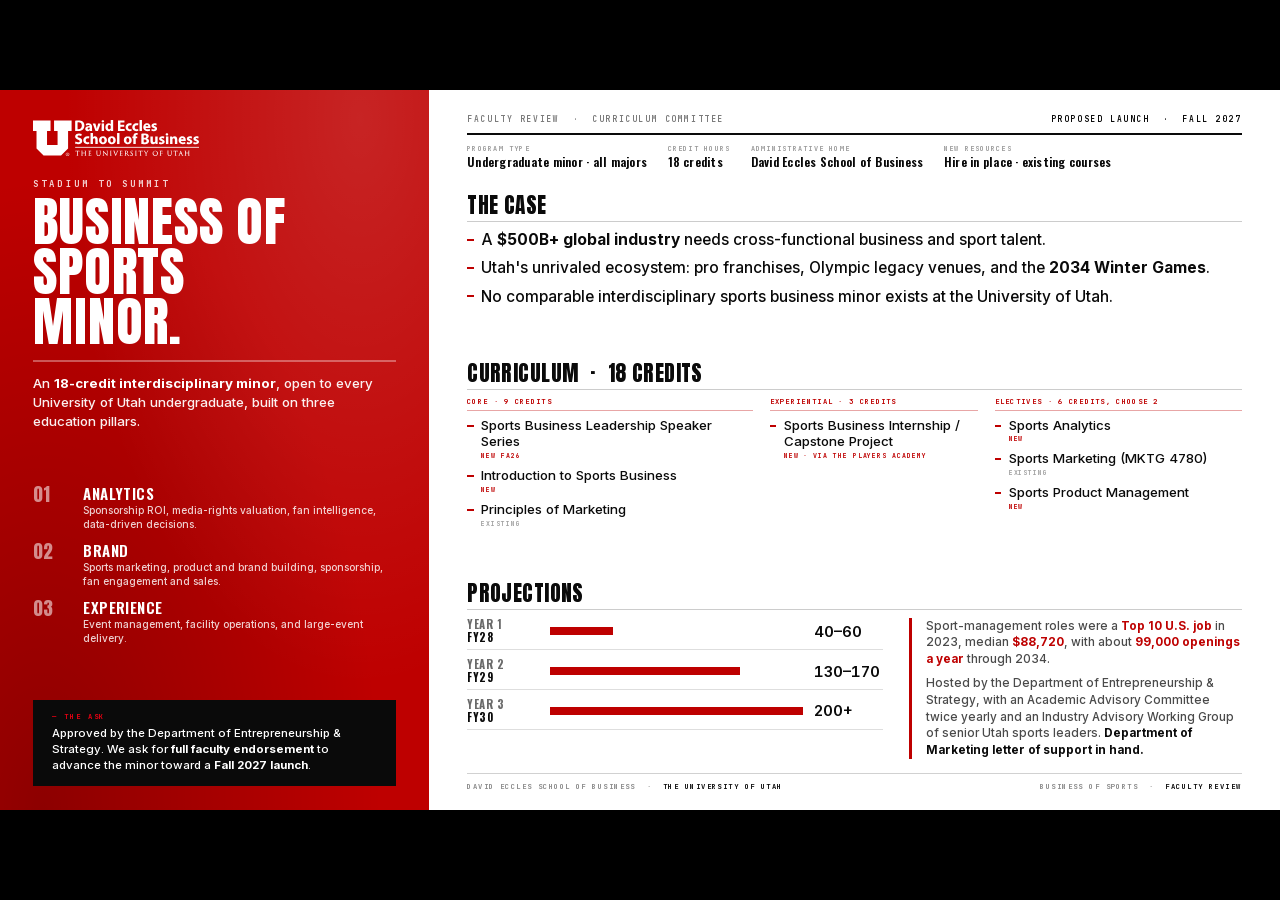
<file: faculty-review/index.html>
<!DOCTYPE html>
<html lang="en">
<head>
<meta charset="utf-8" />
<meta name="viewport" content="width=device-width, initial-scale=1" />
<meta name="robots" content="noindex, nofollow" />
<title>Business of Sports Minor — Faculty Review</title>

<!-- Standalone one-pager. Borrows the brand stylesheet, none of the deck engine.
     LAYOUT: a full-bleed red spine carries identity, the pillars and the ask;
     the argument runs beside it as three numbered movements. The earlier
     version was a four-quadrant dashboard — this reads as a case being made,
     top to bottom, with the ask anchored where the eye lands last. -->
<link rel="stylesheet" href="../_brand/utah/brand.css" />

<style>
  *, *::before, *::after { box-sizing: border-box; margin: 0; padding: 0; }
  html, body { width: 100%; height: 100%; background: #000; }

  .shell { position: fixed; inset: 0; display: grid; place-items: center; background: #000; }
  .sheet {
    position: relative; aspect-ratio: 16 / 9;
    width: 100vw; max-width: calc(100vh * 16 / 9);
    height: 100vh; max-height: calc(100vw * 9 / 16);
    container-type: size; container-name: sheet;
    background: var(--paper); color: var(--ink);
    display: grid; grid-template-columns: 33.5% 1fr;
    overflow: hidden;
  }

  /* ================= RED SPINE ================= */
  .spine {
    background: var(--utah-red); color: var(--paper); position: relative;
    padding: 4.2cqh 2.6cqw 3.4cqh;
    display: grid; grid-template-rows: auto 1fr auto; gap: 2.4cqh;
  }
  .spine::after {                       /* depth, so the flat red does not sit dead */
    content: ""; position: absolute; inset: 0; pointer-events: none;
    background:
      radial-gradient(ellipse at 84% 4%, rgba(255,255,255,0.14), transparent 58%),
      radial-gradient(ellipse at 10% 100%, rgba(0,0,0,0.26), transparent 62%);
  }
  .spine > * { position: relative; z-index: 1; }

  .spine .mark img { height: 5.0cqh; width: auto; display: block; }
  .spine .kicker {
    font-family: var(--f-mono); font-weight: 700; font-size: 1.25cqh;
    letter-spacing: 0.34em; text-transform: uppercase;
    color: rgba(255,255,255,0.82); margin-top: 3.0cqh;
  }
  .spine h1 {
    font-family: var(--f-display); font-weight: 400; font-size: 7.4cqh;
    line-height: 0.94; letter-spacing: 0.015em; text-transform: uppercase;
    color: var(--paper); margin-top: 1.0cqh;
  }
  .spine .stat {
    margin-top: 1.8cqh; padding-top: 1.6cqh;
    border-top: 2px solid rgba(255,255,255,0.34);
    font-family: var(--f-body); font-weight: 500; font-size: 1.85cqh;
    line-height: 1.42; color: rgba(255,255,255,0.94);
  }
  .spine .stat b { color: var(--paper); font-weight: 700; }

  /* pillars as a numbered stack rather than three boxes */
  .pillars { display: grid; align-content: center; gap: 1.5cqh; }
  .pil { display: grid; grid-template-columns: 3.0cqw 1fr; gap: 0.9cqw; align-items: start; }
  .pil .n {
    font-family: var(--f-display); font-weight: 400; font-size: 2.6cqh;
    line-height: 1; color: rgba(255,255,255,0.55);
  }
  .pil .t {
    font-family: var(--f-condensed); font-weight: 600; font-size: 2.1cqh;
    letter-spacing: 0.03em; text-transform: uppercase; color: var(--paper); line-height: 1.1;
  }
  .pil p {
    font-family: var(--f-body); font-weight: 500; font-size: 1.4cqh; line-height: 1.34;
    color: rgba(255,255,255,0.82); margin-top: 0.35cqh;
  }

  /* the ask, inverted so it reads as the conclusion */
  .ask { background: var(--ink); padding: 1.6cqh 1.5cqw 1.7cqh; }
  .ask .k {
    font-family: var(--f-mono); font-weight: 700; font-size: 1.0cqh;
    letter-spacing: 0.26em; text-transform: uppercase;
    color: var(--utah-red-bright); margin-bottom: 0.6cqh;
  }
  .ask p {
    font-family: var(--f-body); font-weight: 500; font-size: 1.6cqh; line-height: 1.4;
    color: var(--paper);
  }
  .ask p strong { font-weight: 700; color: var(--paper); }

  /* ================= ARGUMENT ================= */
  .field { padding: 3.4cqh 3.0cqw 2.6cqh; display: grid; grid-template-rows: auto 1fr auto; }

  .meta {
    display: flex; justify-content: space-between; align-items: baseline; gap: 2cqw;
    padding-bottom: 1.2cqh; border-bottom: 2px solid var(--ink);
    font-family: var(--f-mono); font-weight: 700; font-size: 1.1cqh;
    letter-spacing: 0.2em; text-transform: uppercase; color: #7A7A7A;
  }
  .meta .r { color: var(--ink); }

  .chips { display: flex; flex-wrap: wrap; gap: 0.5cqh 1.6cqw; margin: 1.3cqh 0 2.0cqh; }
  .chip { display: grid; gap: 0.2cqh; }
  .chip .k {
    font-family: var(--f-mono); font-weight: 700; font-size: 0.95cqh;
    letter-spacing: 0.18em; text-transform: uppercase; color: #9A9A9A;
  }
  .chip .v {
    font-family: var(--f-condensed); font-weight: 600; font-size: 1.7cqh;
    letter-spacing: 0.02em; color: var(--ink); line-height: 1.15;
  }

  .movements { display: grid; align-content: space-between; gap: 2.2cqh; padding: 1.6cqh 0 2.0cqh; }
  .mv { display: block; }
  .mv h2 {
    font-family: var(--f-display); font-weight: 400; font-size: 2.95cqh;
    line-height: 1; letter-spacing: 0.02em; text-transform: uppercase; color: var(--ink);
    padding-bottom: 0.7cqh; border-bottom: 1px solid rgba(0,0,0,0.2); margin-bottom: 1.0cqh;
  }

  ul.dash { list-style: none; display: grid; gap: 0.85cqh; }
  ul.dash li {
    font-family: var(--f-body); font-weight: 500; font-size: 2.15cqh; line-height: 1.42;
    color: var(--ink); padding-left: 1.1cqw; position: relative;
  }
  ul.dash li::before {                    /* em-based, so it tracks any type change */
    content: ""; position: absolute; left: 0; top: calc(0.68em - 1px);
    width: 0.5cqw; height: 2px; background: var(--utah-red);
  }
  ul.dash li b { font-weight: 700; }
  .tag {
    font-family: var(--f-mono); font-weight: 700; font-size: 0.92cqh;
    letter-spacing: 0.14em; text-transform: uppercase; margin-left: 0.35cqw;
    color: var(--utah-red); white-space: nowrap;
  }
  .tag.exist { color: #A0A0A0; }

  /* curriculum: three groups side by side under one movement */
  .curric { display: grid; grid-template-columns: 1.18fr 0.86fr 1.02fr; gap: 1.3cqw; }
  .grp .h {
    font-family: var(--f-mono); font-weight: 700; font-size: 1.0cqh;
    letter-spacing: 0.18em; text-transform: uppercase; color: var(--utah-red);
    padding-bottom: 0.55cqh; margin-bottom: 0.75cqh; border-bottom: 1px solid rgba(190,0,0,0.35);
  }
  .grp ul.dash li { font-size: 1.84cqh; line-height: 1.28; }
  .grp .tag { display: block; margin-left: 0; margin-top: 0.28cqh; }

  /* evidence: ramp and note side by side */
  .evid { display: grid; grid-template-columns: 1.25fr 1fr; gap: 2.0cqw; align-items: start; }
  .ramp { display: grid; gap: 1.0cqh; }
  .rw { display: grid; grid-template-columns: 5.6cqw 1fr 5.4cqw; align-items: center; gap: 0.9cqw;
        padding-bottom: 0.7cqh; border-bottom: 1px solid rgba(0,0,0,0.13); }
  .rw .yr {
    font-family: var(--f-condensed); font-weight: 700; font-size: 1.55cqh;
    letter-spacing: 0.05em; text-transform: uppercase; color: #6A6A6A; line-height: 1.2;
  }
  .rw .yr em { display: block; font-style: normal; color: var(--ink); }
  .rw .bar { display: block; height: 1.15cqh; background: var(--utah-red); width: var(--w); }
  .rw .v {
    font-family: var(--f-body); font-weight: 600; font-size: 2.1cqh; color: var(--ink);
    font-variant-numeric: tabular-nums;
  }
  .sidenote { padding-left: 1.1cqw; border-left: 3px solid var(--utah-red); display: grid; gap: 1.0cqh; }
  .sidenote p { font-family: var(--f-body); font-weight: 500; font-size: 1.64cqh; line-height: 1.42; color: #4A4A4A; }
  .sidenote p strong { color: var(--utah-red); font-weight: 700; }
  .sidenote p b { color: var(--ink); font-weight: 700; }

  .field .foot {
    display: flex; justify-content: space-between; align-items: end;
    padding-top: 1.1cqh; border-top: 1px solid rgba(0,0,0,0.18);
    font-family: var(--f-mono); font-weight: 600; font-size: 1.0cqh;
    letter-spacing: 0.2em; text-transform: uppercase; color: #8A8A8A;
  }
  .field .foot .strong { color: var(--ink); font-weight: 700; }

  /* ---- PDF: one 16:9 page, colour preserved ---- */
  @media print {
    @page { size: 13.333in 7.5in; margin: 0; }
    html, body { height: auto; background: #fff; }
    .shell { position: static; display: block; }
    .sheet {
      width: 13.333in; height: 7.5in; max-width: none; max-height: none;
      -webkit-print-color-adjust: exact; print-color-adjust: exact;
    }
  }
</style>
</head>
<body>
<div class="shell">
  <div class="sheet">

    <!-- ========== red spine ========== -->
    <aside class="spine">
      <div>
        <div class="mark"><img src="../_brand/utah/logos/desb-horizontal-reverse.svg" alt="David Eccles School of Business" /></div>
        <div class="kicker">Stadium to Summit</div>
        <h1>Business of Sports <br/>Minor.</h1>
        <div class="stat">
          An <b>18-credit interdisciplinary minor</b>, open to every University of Utah
          undergraduate, built on three education pillars.
        </div>
      </div>

      <div class="pillars">
        <div class="pil">
          <div class="n">01</div>
          <div>
            <div class="t">Analytics</div>
            <p>Sponsorship ROI, media-rights valuation, fan intelligence, data-driven decisions.</p>
          </div>
        </div>
        <div class="pil">
          <div class="n">02</div>
          <div>
            <div class="t">Brand</div>
            <p>Sports marketing, product and brand building, sponsorship, fan engagement and sales.</p>
          </div>
        </div>
        <div class="pil">
          <div class="n">03</div>
          <div>
            <div class="t">Experience</div>
            <p>Event management, facility operations, and large-event delivery.</p>
          </div>
        </div>
      </div>

      <div class="ask">
        <div class="k">— The Ask</div>
        <p>Approved by the Department of Entrepreneurship &amp; Strategy. We ask for
           <strong>full faculty endorsement</strong> to advance the minor toward a
           <strong>Fall 2027 launch</strong>.</p>
      </div>
    </aside>

    <!-- ========== the argument ========== -->
    <main class="field">
      <div>
        <div class="meta">
          <span>Faculty Review &nbsp;·&nbsp; Curriculum Committee</span>
          <span class="r">Proposed Launch &nbsp;·&nbsp; Fall 2027</span>
        </div>

        <div class="chips">
          <div class="chip"><div class="k">Program Type</div><div class="v">Undergraduate minor · all majors</div></div>
          <div class="chip"><div class="k">Credit Hours</div><div class="v">18 credits</div></div>
          <div class="chip"><div class="k">Administrative Home</div><div class="v">David Eccles School of Business</div></div>
          <div class="chip"><div class="k">New Resources</div><div class="v">Hire in place · existing courses</div></div>
        </div>
      </div>

      <div class="movements">
        <section class="mv">
            <h2>The Case</h2>
            <ul class="dash">
              <li>A <b>$500B+ global industry</b> needs cross-functional business and sport talent.</li>
              <li>Utah's unrivaled ecosystem: pro franchises, Olympic legacy venues, and the <b>2034 Winter Games</b>.</li>
              <li>No comparable interdisciplinary sports business minor exists at the University of Utah.</li>
            </ul>
        </section>

        <section class="mv">
            <h2>Curriculum &nbsp;·&nbsp; 18 Credits</h2>
            <div class="curric">
              <div class="grp">
                <div class="h">Core · 9 Credits</div>
                <ul class="dash">
                  <li>Sports Business Leadership Speaker Series <span class="tag">New FA26</span></li>
                  <li>Introduction to Sports Business <span class="tag">New</span></li>
                  <li>Principles of Marketing <span class="tag exist">Existing</span></li>
                </ul>
              </div>
              <div class="grp">
                <div class="h">Experiential · 3 Credits</div>
                <ul class="dash">
                  <li>Sports Business Internship / Capstone Project <span class="tag">New · via the PLAYERS Academy</span></li>
                </ul>
              </div>
              <div class="grp">
                <div class="h">Electives · 6 Credits, Choose 2</div>
                <ul class="dash">
                  <li>Sports Analytics <span class="tag">New</span></li>
                  <li>Sports Marketing (MKTG 4780) <span class="tag exist">Existing</span></li>
                  <li>Sports Product Management <span class="tag">New</span></li>
                </ul>
              </div>
            </div>
        </section>

        <section class="mv">
            <h2>Projections</h2>
            <div class="evid">
              <div class="ramp">
                <div class="rw"><span class="yr">Year 1<em>FY28</em></span><span class="bar" style="--w:25%"></span><span class="v">40&ndash;60</span></div>
                <div class="rw"><span class="yr">Year 2<em>FY29</em></span><span class="bar" style="--w:75%"></span><span class="v">130&ndash;170</span></div>
                <div class="rw"><span class="yr">Year 3<em>FY30</em></span><span class="bar" style="--w:100%"></span><span class="v">200+</span></div>
              </div>
              <div class="sidenote">
                <p>Sport-management roles were a <strong>Top 10 U.S. job</strong> in 2023, median
                   <strong>$88,720</strong>, with about <strong>99,000 openings a year</strong> through 2034.</p>
                <p>Hosted by the Department of Entrepreneurship &amp; Strategy, with an Academic
                   Advisory Committee twice yearly and an Industry Advisory Working Group of senior
                   Utah sports leaders. <b>Department of Marketing letter of support in hand.</b></p>
              </div>
            </div>
        </section>
      </div>

      <div class="foot">
        <span>David Eccles School of Business &nbsp;·&nbsp; <span class="strong">The University of Utah</span></span>
        <span>Business of Sports &nbsp;·&nbsp; <span class="strong">Faculty Review</span></span>
      </div>
    </main>

  </div>
</div>
<script>
/* Single sheet, no deck engine -- but P should still reach the PDF, so the
   convention holds everywhere. /slug/ exports to /slug.pdf. */
document.addEventListener('keydown', function (e) {
  if (e.key !== 'p' && e.key !== 'P') return;
  if (location.protocol !== 'http:' && location.protocol !== 'https:') return;
  var base = location.pathname.replace(/\/index\.html?$/i, '/').replace(/\/+$/, '');
  if (!base) return;
  e.preventDefault();
  location.href = base + '.pdf';
});
</script>
</body>
</html>
</file>
<file: _engine/deck.v1.css>
/* ============================================================
   DECK ENGINE — v1
   Brand-agnostic presentation chrome. Contains NO brand values.

   Every colour and typeface resolves from a --brand-* custom
   property supplied by a brand stylesheet (see _brand/brand.css).
   The fallbacks below are neutral greys so a missing brand file
   degrades to something readable rather than invisible.

   Consumed by both HTML decks and (eventually) TSX decks — a React
   component reads var(--brand-primary) exactly like a stylesheet.

   VERSIONED: decks pin a version. Never edit v1 in a way that
   changes rendering; ship v2 instead. This is what lets an
   archived deck stay pixel-stable forever.
   ============================================================ */

:root {
  /* ---- brand tokens (override in brand.css) ---- */
  --brand-primary:        #666;
  --brand-primary-bright: #888;
  --brand-primary-deep:   #333;
  --brand-ink:            #0A0A0A;
  --brand-ink-soft:       #1A1A1A;
  --brand-paper:          #FFFFFF;
  --brand-bone:           #F2F2F2;

  --brand-f-display:   Impact, sans-serif;
  --brand-f-condensed: 'Archivo Narrow', sans-serif;
  --brand-f-body:      system-ui, -apple-system, sans-serif;
  --brand-f-mono:      ui-monospace, monospace;

  /* ---- engine constants (structural, not brand) ---- */
  --ease-out: cubic-bezier(.22, 1, .36, 1);
  --slide-fade: 600ms;
}

*, *::before, *::after { box-sizing: border-box; margin: 0; padding: 0; }

html, body {
  width: 100%; height: 100%;
  overflow: hidden;
  background: #000;
  color: var(--brand-paper);
  font-family: var(--brand-f-body);
  -webkit-font-smoothing: antialiased;
}

/* ---------- STAGE ----------
   Fixed 16:9 stage sized in CSS, not JS. container-type:size makes
   every child sizable in cqw/cqh, so type scales with the stage and
   renders deterministically to PDF (no resize listener, no reflow). */
.deck-shell { position: fixed; inset: 0; display: grid; place-items: center; background: #000; }
.stage {
  position: relative;
  aspect-ratio: 16 / 9;
  width: 100vw;
  max-width: calc(100vh * 16 / 9);
  height: 100vh;
  max-height: calc(100vw * 9 / 16);
  overflow: hidden;
  background: #000;
  container-type: size;
  container-name: slide;
  box-shadow: 0 30px 80px rgba(0,0,0,0.5);
}
/* Slides overlay the stage and cross-fade. Selected as `.stage > .slide`
   (specificity 0,2,0) rather than `.slide` (0,1,0) on purpose: a deck's
   own `.s-cover { position: relative }` would otherwise win on source
   order, drop the slide into normal flow, and stack the deck vertically
   down the page. That failure is invisible in PDF export — print mode
   makes every slide relative anyway — so it must be prevented here. */
.stage > .slide {
  position: absolute; inset: 0;
  opacity: 0;
  pointer-events: none;
  overflow: hidden;
  /* The OUTGOING slide holds full opacity for the length of the fade and then
     snaps off underneath. It must not fade out in step with the incoming one:
     two half-opaque slides over the black stage composite darker than either,
     which is the dark flash between slides. Holding it opaque means the
     background is never visible through the transition. */
  transition: opacity 0s var(--slide-fade);
}
.stage > .slide.active {
  opacity: 1; pointer-events: auto; z-index: 2;
  /* the incoming slide dissolves in ON TOP of the one it replaces */
  transition: opacity var(--slide-fade) var(--ease-out);
}

/* ---------- HUD ---------- */
.hud {
  position: fixed; left: 0; right: 0; bottom: 0;
  display: flex; justify-content: space-between; align-items: center;
  padding: 14px 22px;
  font-family: var(--brand-f-mono);
  font-size: 11px;
  letter-spacing: 0.22em;
  color: rgba(255,255,255,0.6);
  pointer-events: none;
  z-index: 50;
  mix-blend-mode: difference;
}
.hud .pip {
  display: inline-block; width: 7px; height: 7px; border-radius: 50%;
  background: var(--brand-primary);
  box-shadow: 0 0 14px var(--brand-primary);
}
.hud .hud-left, .hud .hud-right { display: flex; gap: 18px; align-items: center; }

.progress-bar {
  position: fixed; top: 0; left: 0; height: 2px; width: 0%;
  background: linear-gradient(90deg, var(--brand-primary), var(--brand-primary-bright));
  transition: width var(--slide-fade) var(--ease-out);
  z-index: 60;
}

.help {
  position: fixed; right: 22px; top: 22px;
  font-family: var(--brand-f-mono);
  font-size: 10px;
  letter-spacing: 0.22em;
  color: rgba(255,255,255,0.6);
  text-transform: uppercase;
  background: rgba(0,0,0,0.45);
  padding: 8px 14px;
  border: 1px solid rgba(255,255,255,0.18);
  backdrop-filter: blur(8px);
  z-index: 60;
  transition: opacity .6s;
}
.help.fade { opacity: 0; }
.help kbd {
  font-family: var(--brand-f-mono);
  background: rgba(255,255,255,0.18);
  padding: 2px 6px; border-radius: 3px;
  color: var(--brand-paper); margin: 0 3px;
}

/* ---------- ARRIVE ANIMATIONS ---------- */
[data-anim] { opacity: 0; will-change: transform, opacity; }
.active [data-anim="rise"]     { animation: rise .9s .15s var(--ease-out) forwards; }
.active [data-anim="rise-2"]   { animation: rise .9s .35s var(--ease-out) forwards; }
.active [data-anim="rise-3"]   { animation: rise .9s .55s var(--ease-out) forwards; }
.active [data-anim="rise-4"]   { animation: rise .9s .75s var(--ease-out) forwards; }
.active [data-anim="rise-5"]   { animation: rise .9s .95s var(--ease-out) forwards; }
.active [data-anim="rise-6"]   { animation: rise .9s 1.15s var(--ease-out) forwards; }
.active [data-anim="fade"]     { animation: fade 1.2s .2s ease forwards; }
.active [data-anim="fade-2"]   { animation: fade 1.2s .5s ease forwards; }
.active [data-anim="fade-3"]   { animation: fade 1.2s .8s ease forwards; }
.active [data-anim="zoom"]     { animation: zoomBleed 6s .1s ease-out forwards; }
.active [data-anim="count"]    { animation: count 1.5s .3s var(--ease-out) forwards; }
.active [data-anim="count-2"]  { animation: count 1.5s .5s var(--ease-out) forwards; }
.active [data-anim="count-3"]  { animation: count 1.5s .7s var(--ease-out) forwards; }
.active [data-anim="count-4"]  { animation: count 1.5s .9s var(--ease-out) forwards; }
.active [data-anim="reveal"]   { animation: rise 1.0s .2s var(--ease-out) forwards; }
.active [data-anim="reveal-2"] { animation: rise 1.0s .4s var(--ease-out) forwards; }

@keyframes rise { from { opacity: 0; transform: translateY(36px); } to { opacity: 1; transform: translateY(0); } }
@keyframes fade { from { opacity: 0; } to { opacity: 1; } }
@keyframes zoomBleed { from { transform: scale(1.1); opacity: 0; } to { transform: scale(1); opacity: 1; } }
@keyframes count {
  from { opacity: 0; transform: translateY(20px) scale(.94); }
  to   { opacity: 1; transform: translateY(0) scale(1); }
}

/* ---------- TYPE SCALE ----------
   Display faces need POSITIVE letter-spacing. Condensed grotesques
   (Anton, Impact) bleed into each other at 0 or negative tracking. */
.display-mega { font-family: var(--brand-f-display); font-weight: 400; line-height: 1.02; letter-spacing: 0.015em; text-transform: uppercase; }
.display-big  { font-family: var(--brand-f-display); font-weight: 400; line-height: 1.04; letter-spacing: 0.018em; text-transform: uppercase; }
.display-med  { font-family: var(--brand-f-display); font-weight: 400; line-height: 1.06; letter-spacing: 0.02em;  text-transform: uppercase; }
.stat-mega    { font-family: var(--brand-f-display); font-weight: 400; line-height: 0.92; letter-spacing: 0.005em; }

.label-mono    { font-family: var(--brand-f-mono); font-weight: 600; font-size: 1.35cqh; letter-spacing: 0.3em;  text-transform: uppercase; }
.label-mono-sm { font-family: var(--brand-f-mono); font-weight: 600; font-size: 1.25cqh; letter-spacing: 0.28em; text-transform: uppercase; }

/* MINIMUM READABLE SIZE — 2.0cqh.
   A deck is read across a room, not at desk distance. At a 720px stage
   2.0cqh is ~14px, which is already the floor; on a projector it scales
   with the stage. Do NOT set body copy below 2.0cqh to make content fit
   — cut words, or trim padding and min-heights instead. Labels (mono,
   heavily tracked, ALL CAPS) may sit lower, but not under 1.15cqh. */
.body-lead { font-family: var(--brand-f-body); font-weight: 400; font-size: 2.6cqh;  line-height: 1.45; }
.body-med  { font-family: var(--brand-f-body); font-weight: 400; font-size: 2.3cqh;  line-height: 1.45; }
.body-sm   { font-family: var(--brand-f-body); font-weight: 400; font-size: 2.05cqh; line-height: 1.45; }

/* ---------- LOGO MARK ---------- */
.brand-mark img { display: block; width: auto; }
.brand-mark.lg img { height: 4.6cqh; }
.brand-mark.md img { height: 3.6cqh; }
.brand-mark.sm img { height: 3.0cqh; }

/* ---------- LIVE COUNTDOWN ----------
   Generic. Markup:
     <div class="countdown" data-countdown="2027-08-23T13:30:00Z">
       <span data-cd="days"></span> <span data-cd="hrs"></span> …
   Engine fills the values; the deck styles the container. */
.countdown [data-cd] { font-variant-numeric: tabular-nums; }

/* ---------- SLIDE NAVIGATOR ----------
   Presenter chrome. Opens on "N" or a click on the HUD counter; the engine
   builds it from the DOM so a deck needs no extra markup. Lives outside
   .stage, so its clicks never reach the stage's advance handler. */
.hud .hud-right { pointer-events: auto; }
#hud-slide {
  cursor: pointer; padding: 3px 7px; border-radius: 3px;
  transition: background .18s ease;
}
#hud-slide:hover { background: rgba(255,255,255,0.25); }

.nav-overlay {
  position: fixed; inset: 0; z-index: 100;
  display: none; place-items: center;
  background: rgba(0,0,0,0.74);
  backdrop-filter: blur(10px);
}
.nav-overlay.open { display: grid; }
.nav-inner { width: min(1120px, 92vw); max-height: 84vh; overflow: auto; padding: 4px; }
.nav-head {
  display: flex; justify-content: space-between; align-items: baseline;
  font-family: var(--brand-f-mono); font-weight: 600; font-size: 11px;
  letter-spacing: 0.24em; text-transform: uppercase;
  color: rgba(255,255,255,0.6);
  padding-bottom: 14px; margin-bottom: 18px;
  border-bottom: 1px solid rgba(255,255,255,0.22);
}
.nav-grid { display: grid; grid-template-columns: repeat(auto-fill, minmax(186px, 1fr)); gap: 10px; }
.nav-card {
  display: block; text-align: left; cursor: pointer;
  padding: 12px 14px; font: inherit; color: var(--brand-paper);
  background: rgba(255,255,255,0.06);
  border: 1px solid rgba(255,255,255,0.16);
  border-left: 3px solid transparent;
  transition: background .16s ease, border-color .16s ease;
}
.nav-card:hover   { background: rgba(255,255,255,0.15); border-left-color: var(--brand-primary); }
.nav-card.current { background: rgba(255,255,255,0.17); border-left-color: var(--brand-primary); }
/* keyboard cursor — distinct from .current, so you can see where the deck is
   AND where Enter would take it */
.nav-card.sel {
  background: rgba(255,255,255,0.22);
  outline: 2px solid var(--brand-primary-bright); outline-offset: -2px;
}
.nav-card .nc-n {
  display: block; font-family: var(--brand-f-mono); font-weight: 700;
  font-size: 10px; letter-spacing: 0.24em;
  color: var(--brand-primary-bright); margin-bottom: 5px;
}
.nav-card .nc-t {
  display: block; font-family: var(--brand-f-condensed); font-weight: 600;
  font-size: 14px; line-height: 1.2; letter-spacing: 0.02em; text-transform: uppercase;
}

/* ---------- PRINT / PDF EXPORT ----------
   Any deck on this engine exports to PDF with no extra work:
     chrome --headless --print-to-pdf=out.pdf <deck.html>

   Each slide becomes one 16:9 page. The container context moves from
   .stage to .slide so every cqw/cqh unit resolves against the same
   box it did on screen — which is why the CSS-container approach
   renders identically in print and a JS fit-box does not. */
@media print {
  @page { size: 13.333in 7.5in; margin: 0; }

  html, body {
    width: auto; height: auto;
    overflow: visible; background: #fff;
  }
  .deck-shell { position: static; display: block; place-items: initial; }
  .stage {
    position: static;
    width: auto; height: auto;
    max-width: none; max-height: none;
    aspect-ratio: auto;
    container-type: normal;
    box-shadow: none;
    overflow: visible;
  }
  /* matches the 0,2,0 specificity of the screen rule above */
  .stage > .slide {
    position: relative; inset: auto;
    width: 13.333in; height: 7.5in;
    opacity: 1 !important;
    pointer-events: auto;
    transition: none;
    container-type: size;
    container-name: slide;
    overflow: hidden;
    break-after: page;
    page-break-after: always;
  }
  .stage > .slide:last-child { break-after: auto; page-break-after: auto; }

  /* freeze arrival animations in their finished state */
  [data-anim] {
    opacity: 1 !important;
    transform: none !important;
    animation: none !important;
  }

  /* 3D FLIP CARDS — print the front face only.
     Print renderers do not honour backface-visibility, so a card whose
     back is rotateY(180deg) paints OVER the front and comes out
     mirrored (reversed text). Convention: a deck's flip card is
     .card-inner wrapping .card-front + .card-back; the engine then
     handles its print behaviour for free. */
  .card-inner { transform: none !important; animation: none !important; }
  .card-back  { display: none !important; }

  /* presentation chrome is screen-only */
  .hud, .progress-bar, .help, .nav-overlay { display: none !important; }
}
</file>
<file: _brand/utah/brand.css>
/* ============================================================
   BRAND — University of Utah / David Eccles School of Business
   brandId: university-of-utah

   Supplies brand values to the engine. Contains NO layout.
   Swap this one file and the same engine renders a Centium deck,
   a client deck, or anything else.

   Assets in this folder are self-contained and self-hosted:
   nothing here requires a network at present time.
   ============================================================ */

@import url("fonts/fonts.css");

:root {
  /* ---- engine tokens ---- */
  --brand-primary:        #BE0000;   /* Utah Red */
  --brand-primary-bright: #E60012;
  --brand-primary-deep:   #7A0000;
  --brand-ink:            #0A0A0A;
  --brand-ink-soft:       #1A1A1A;
  --brand-paper:          #FFFFFF;
  --brand-bone:           #F4F1EC;

  --brand-f-display:   'Anton', 'Oswald', Impact, sans-serif;
  --brand-f-condensed: 'Oswald', 'Archivo Narrow', sans-serif;
  --brand-f-body:      'Inter', system-ui, -apple-system, sans-serif;
  --brand-f-mono:      'JetBrains Mono', ui-monospace, monospace;

  /* ---- legacy aliases ----
     Deck 1 (PLAYERS Academy) slide CSS was written against these
     names. Keeping them means a slide can be lifted from that deck
     into this structure with zero find-and-replace. */
  --utah-red:        var(--brand-primary);
  --utah-red-bright: var(--brand-primary-bright);
  --utah-red-deep:   var(--brand-primary-deep);
  --ink:             var(--brand-ink);
  --ink-soft:        var(--brand-ink-soft);
  --paper:           var(--brand-paper);
  --bone:            var(--brand-bone);
  --steel:           #4A4A4A;
  --steel-light:     #6B6B6B;
  --f-display:       var(--brand-f-display);
  --f-condensed:     var(--brand-f-condensed);
  --f-body:          var(--brand-f-body);
  --f-mono:          var(--brand-f-mono);
}

/* ---------- Utah Stripe ----------
   Four horizontal bars, decoded from the official EPS. Uses
   currentColor so it inverts on dark panes via .white. */
.utah-stripe {
  display: block;
  width: 100%;
  height: 3.2cqh;
  color: var(--brand-primary);
  background: linear-gradient(
    to bottom,
    currentColor 0% 14.28%,
    transparent  14.28% 28.57%,
    currentColor 28.57% 42.85%,
    transparent  42.85% 57.14%,
    currentColor 57.14% 71.42%,
    transparent  71.42% 85.71%,
    currentColor 85.71% 100%
  );
}
.utah-stripe.thin  { height: 2.4cqh; }
.utah-stripe.thick { height: 4.4cqh; }
.utah-stripe.white { color: var(--brand-paper); }

/* Deck 1 used .eccles-mark; engine v1 standardises on .brand-mark. */
.eccles-mark img { display: block; width: auto; }
.eccles-mark.lg img { height: 4.6cqh; }
.eccles-mark.md img { height: 3.6cqh; }
.eccles-mark.sm img { height: 3.0cqh; }
</file>
